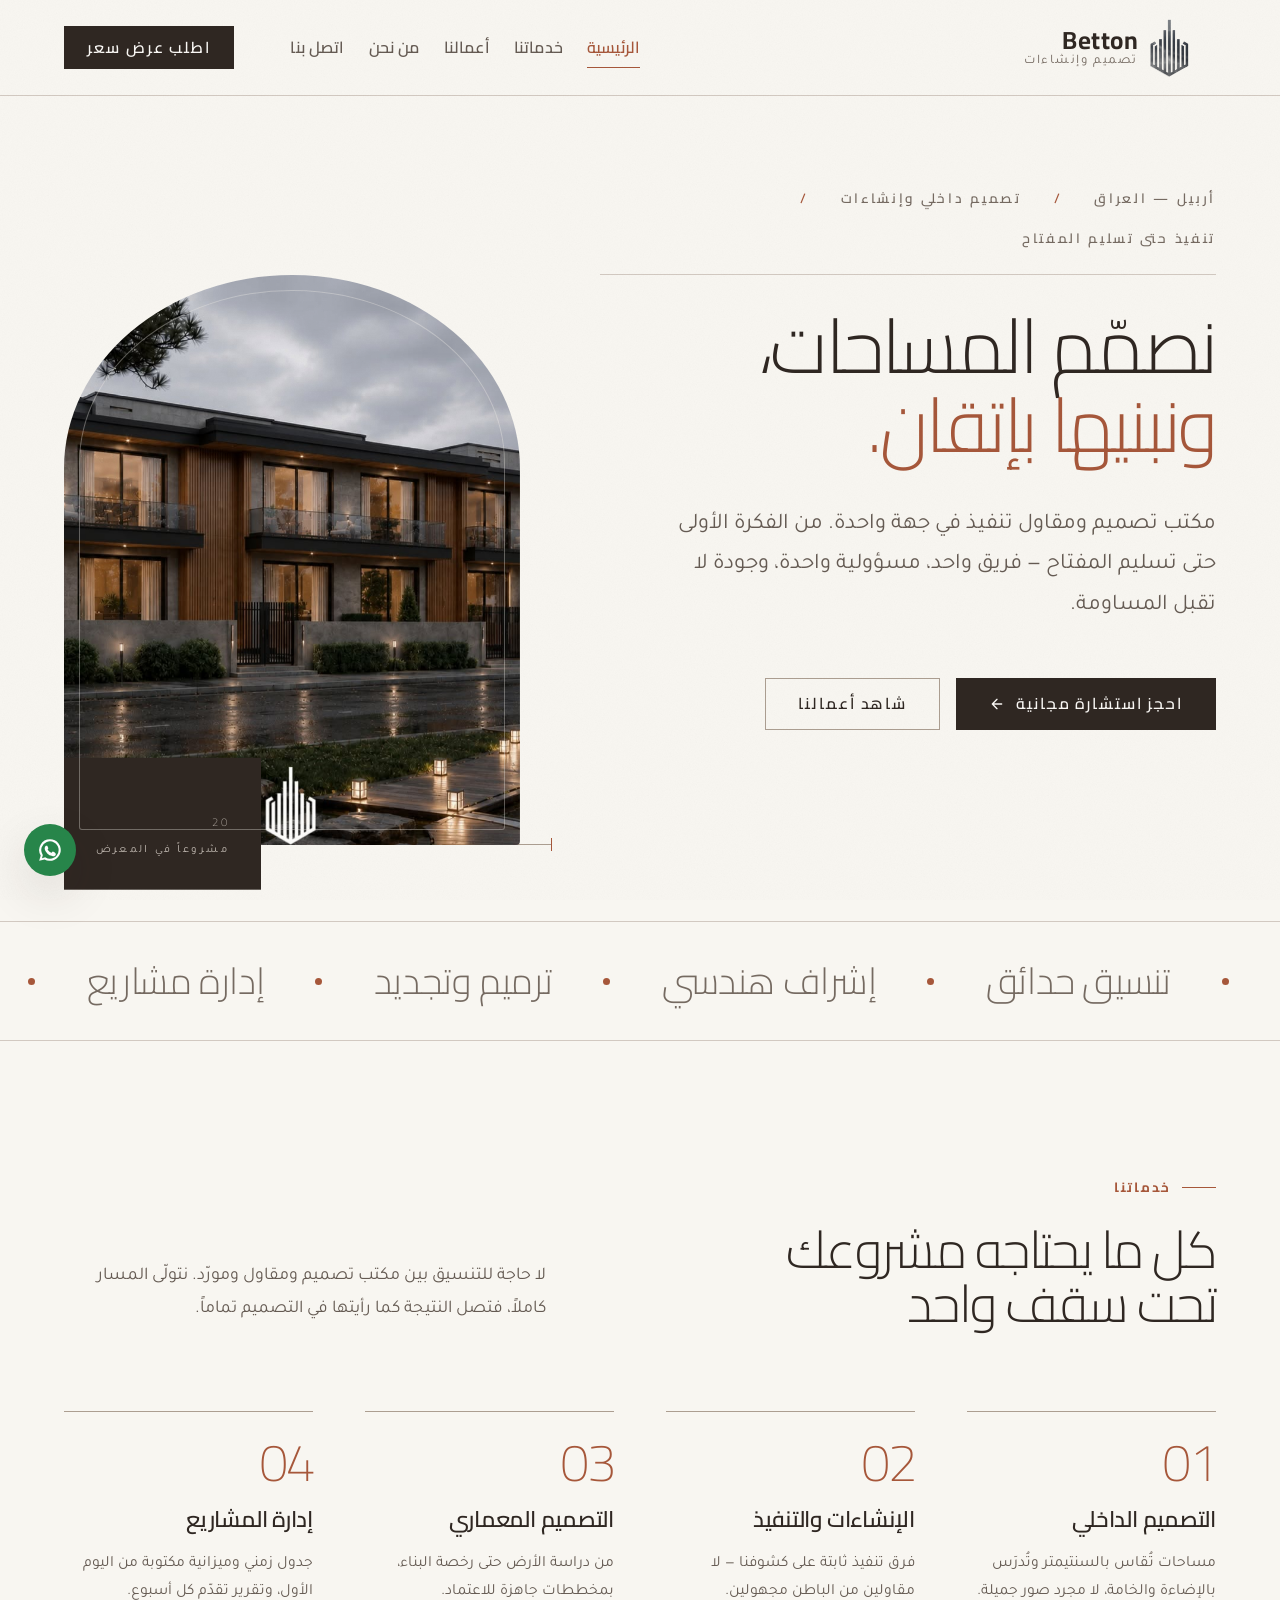
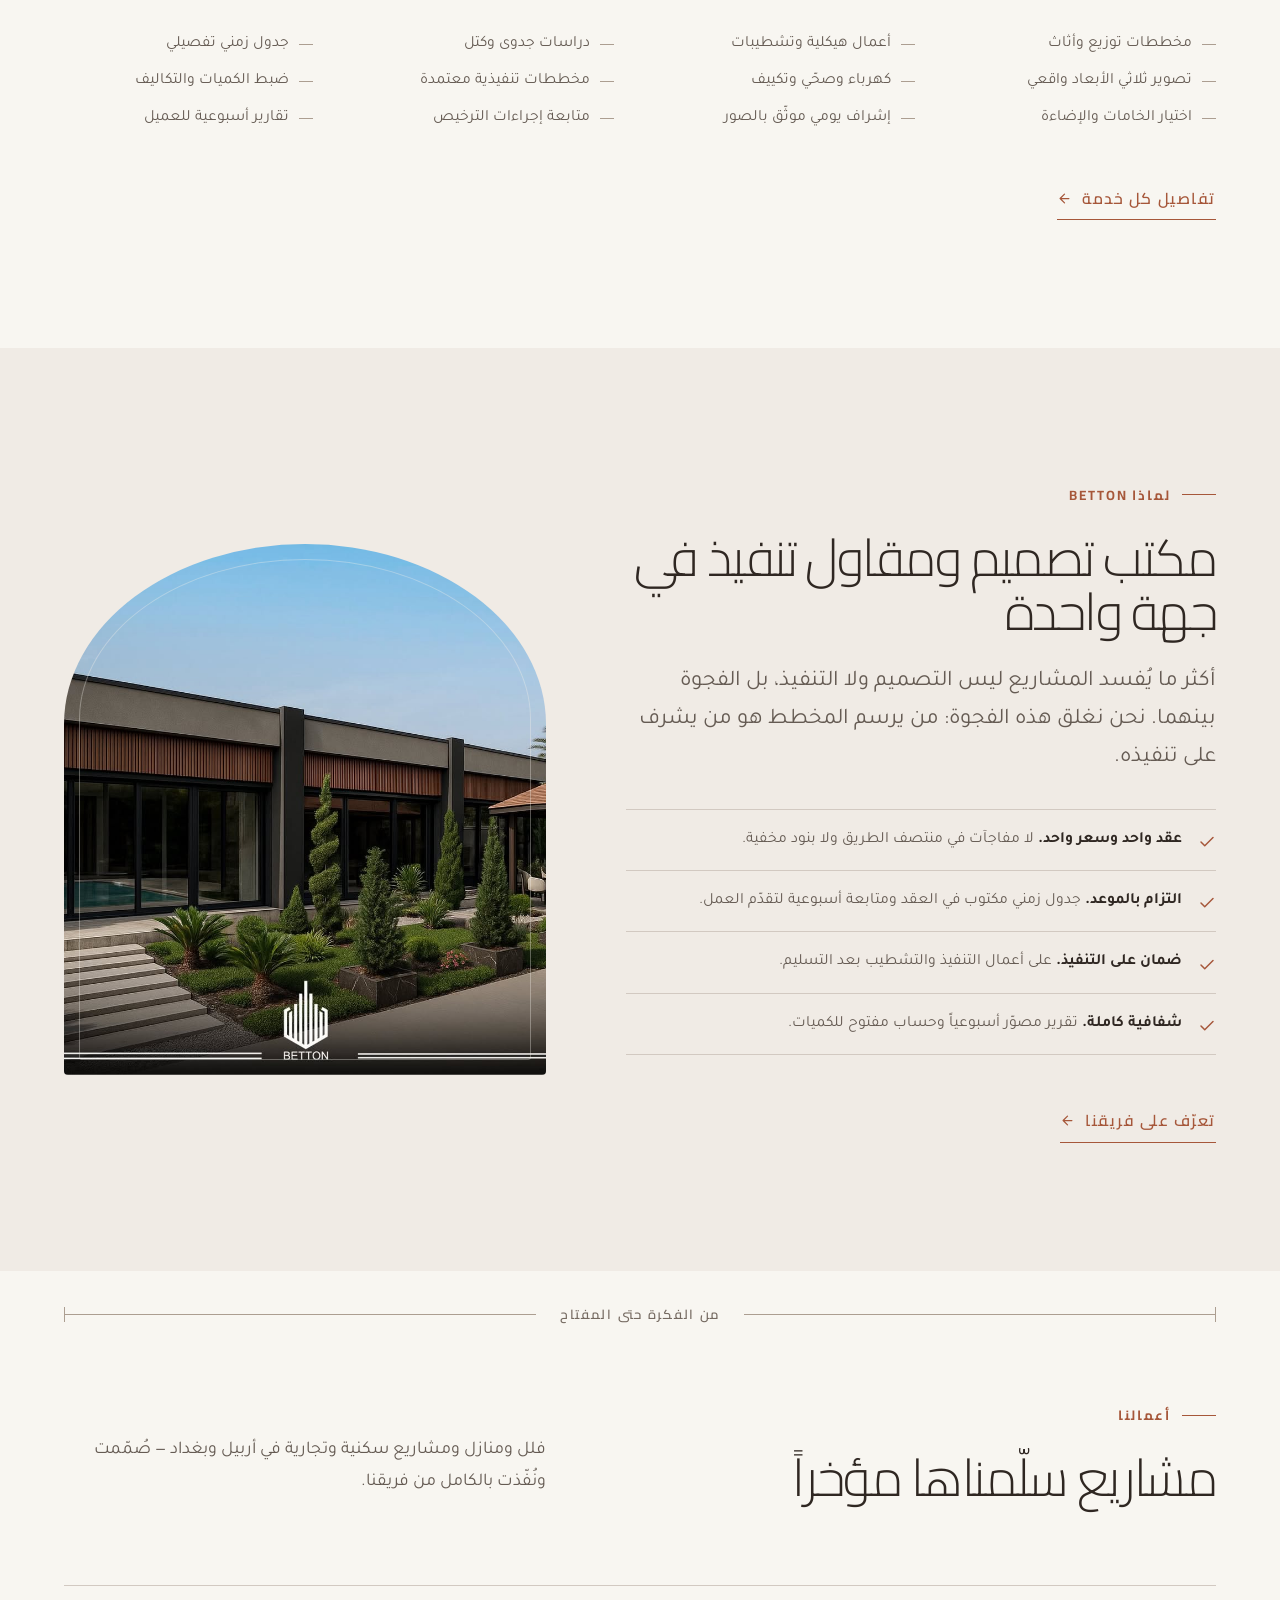
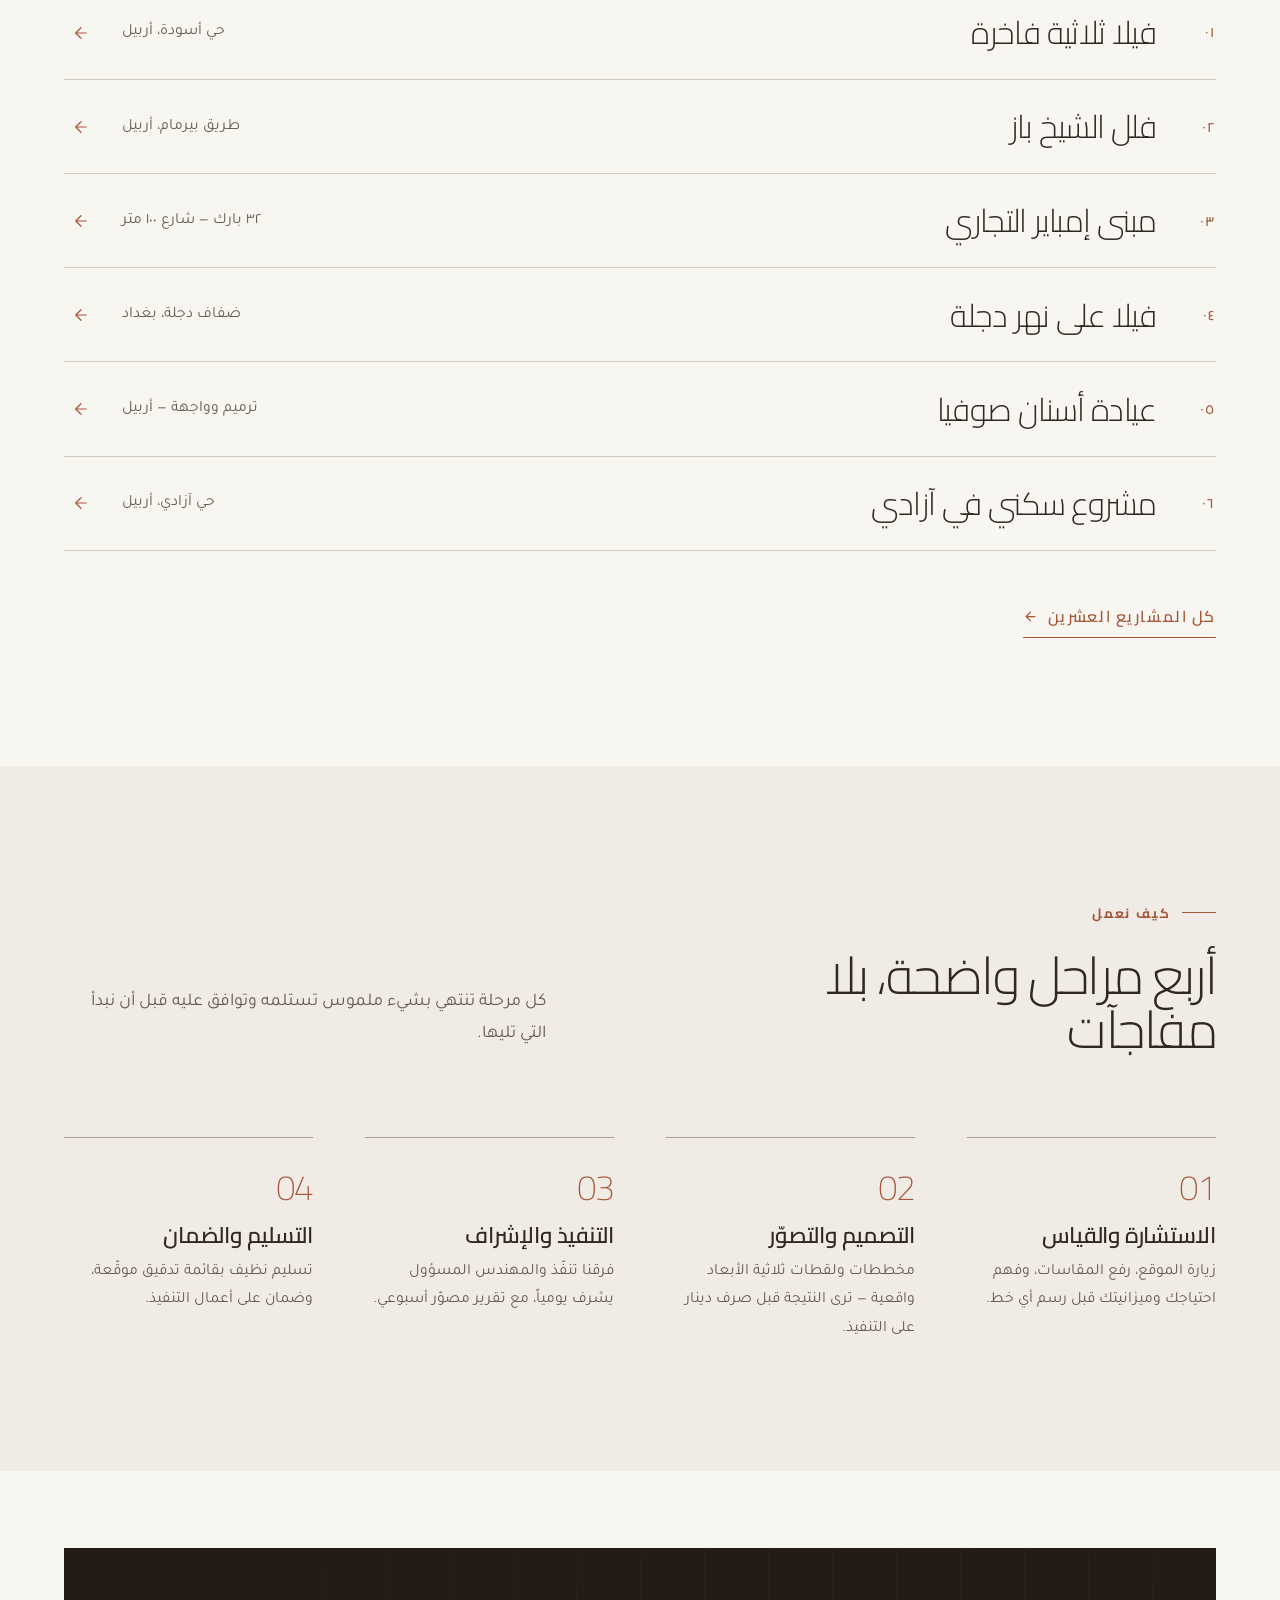
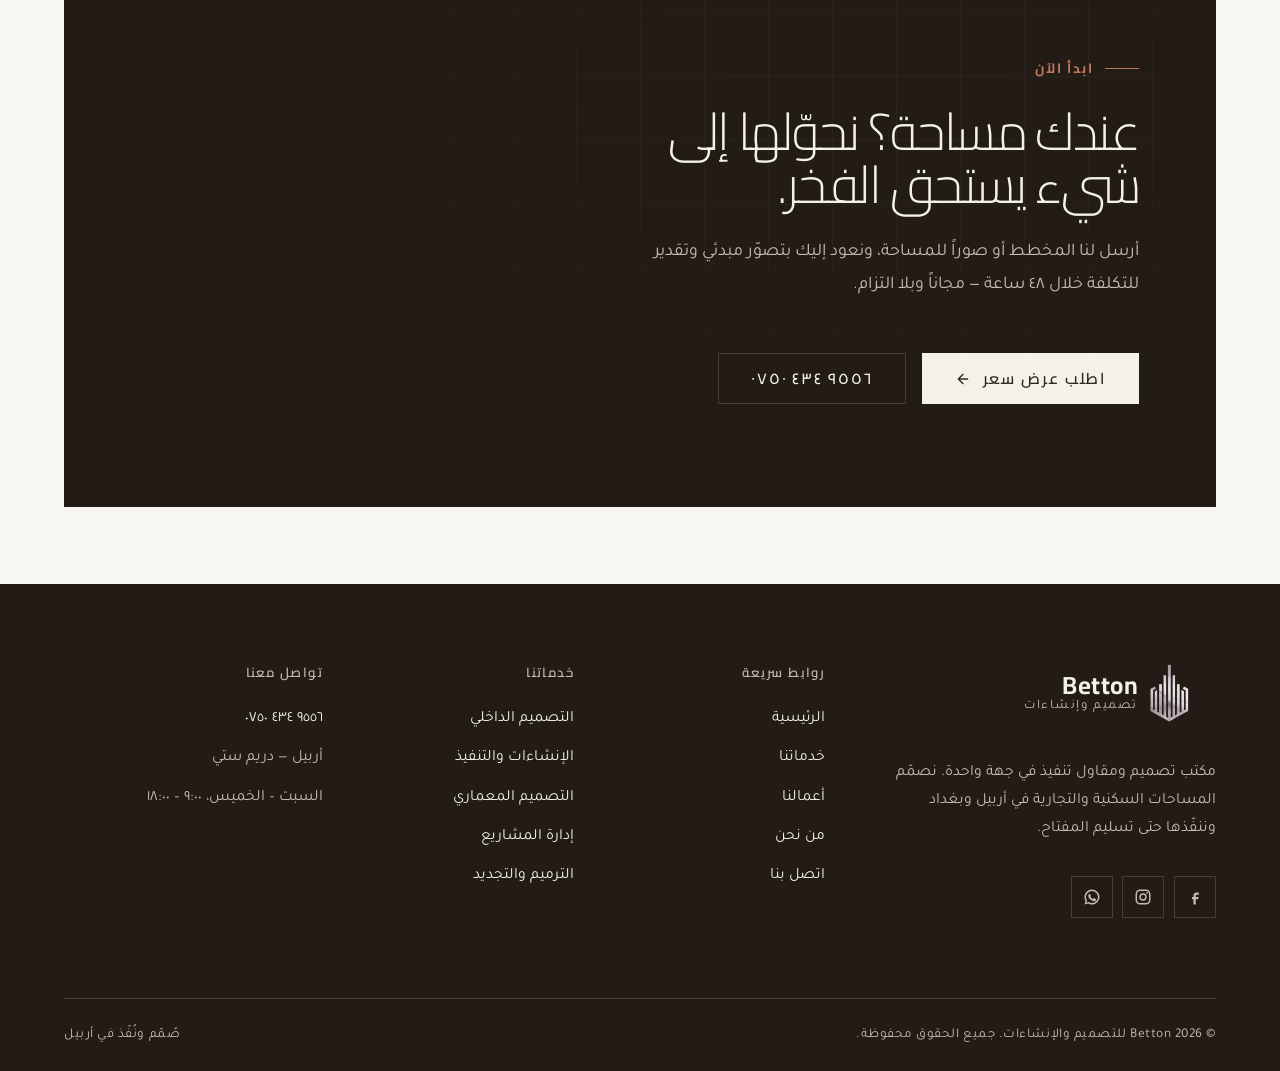
<file: index.html>
<!DOCTYPE html>
<html lang="ar" dir="rtl">
<head>
<meta charset="utf-8">
<meta name="viewport" content="width=device-width, initial-scale=1">
<title>Betton | التصميم الداخلي والإنشاءات في أربيل</title>
<meta name="description" content="Betton — شركة متخصصة في التصميم الداخلي والتصميم المعماري والإنشاءات في أربيل. من الفكرة الأولى حتى تسليم المفتاح، بفريق هندسي واحد ومسؤولية واحدة.">
<meta name="theme-color" content="#f5efe4">
<link rel="icon" href="assets/img/brand/favicon.png" type="image/png">

<meta property="og:type" content="website">
<meta property="og:title" content="Betton | التصميم الداخلي والإنشاءات">
<meta property="og:description" content="نصمّم المساحات ونبنيها بإتقان — من الفكرة حتى تسليم المفتاح.">
<meta property="og:image" content="assets/img/brand/og-cover.jpg">
<meta property="og:image:width" content="1200">
<meta property="og:image:height" content="630">
<meta property="og:site_name" content="Betton">
<meta name="twitter:card" content="summary_large_image">
<meta property="og:locale" content="ar_IQ">

<link rel="preconnect" href="https://fonts.googleapis.com">
<link rel="preconnect" href="https://fonts.gstatic.com" crossorigin>
<link href="https://fonts.googleapis.com/css2?family=Cairo:wght@200;300;400;600;700&family=Tajawal:wght@300;400;500;700&display=swap" rel="stylesheet">
<link rel="stylesheet" href="assets/css/style.css">
<script>document.documentElement.classList.add('js');</script>
</head>
<body>
<div class="scroll-progress" aria-hidden="true"></div>

<a class="skip-link" href="#main">تخطَّ إلى المحتوى</a>

<!-- ===================== الترويسة ===================== -->
<header class="header">
  <div class="header__inner">
    <a class="brand" href="index.html" aria-label="Betton — الصفحة الرئيسية">
      <img class="brand__mark" src="assets/img/brand/betton-mark-dark.png" alt="" width="512" height="450">
      <span class="brand__text">
        <span class="brand__name">Betton</span>
        <span class="brand__tag">تصميم وإنشاءات</span>
      </span>
    </a>

    <button class="burger" type="button" aria-label="فتح القائمة" aria-expanded="false" aria-controls="site-nav">
      <span></span><span></span><span></span>
    </button>

    <nav class="nav" id="site-nav" aria-label="القائمة الرئيسية">
      <ul class="nav__list">
        <li><a class="nav__link" href="index.html">الرئيسية</a></li>
        <li><a class="nav__link" href="services.html">خدماتنا</a></li>
        <li><a class="nav__link" href="projects.html">أعمالنا</a></li>
        <li><a class="nav__link" href="about.html">من نحن</a></li>
        <li><a class="nav__link" href="contact.html">اتصل بنا</a></li>
      </ul>
      <a class="btn btn--block nav__cta" href="contact.html">اطلب عرض سعر</a>
    </nav>

    <a class="btn btn--sm header__cta" href="contact.html">اطلب عرض سعر</a>
  </div>
</header>

<main id="main">

  <!-- ===================== الواجهة ===================== -->
  <section class="hero">
    <div class="container hero__inner">
      <div>
        <div class="hero__meta" data-reveal>
          <span>أربيل — العراق</span>
          <span class="dot">/</span>
          <span>تصميم داخلي وإنشاءات</span>
          <span class="dot">/</span>
          <span>تنفيذ حتى تسليم المفتاح</span>
        </div>

        <h1 data-reveal="text" data-reveal-delay="80">
          <span class="rise">نصمّم المساحات،</span>
          <em class="rise">ونبنيها بإتقان.</em>
        </h1>

        <p class="hero__text" data-reveal data-reveal-delay="160">
          مكتب تصميم ومقاول تنفيذ في جهة واحدة. من الفكرة الأولى حتى تسليم
          المفتاح — فريق واحد، مسؤولية واحدة، وجودة لا تقبل المساومة.
        </p>

        <div class="btn-row" data-reveal data-reveal-delay="240">
          <a class="btn" href="contact.html">
            احجز استشارة مجانية
            <svg class="icon" width="16" height="16" viewBox="0 0 24 24" fill="none" stroke="currentColor" stroke-width="2" stroke-linecap="round" stroke-linejoin="round" aria-hidden="true">
              <path d="M19 12H5M12 19l-7-7 7-7"/>
            </svg>
          </a>
          <a class="btn btn--ghost" href="projects.html">شاهد أعمالنا</a>
        </div>
      </div>

      <div class="hero__media">
        <div class="hero__frame" data-reveal="media" data-reveal-delay="200">
          <img  src="assets/img/projects/AsudaDistrict.jpg" alt="فيلا ثلاثية فاخرة — حي أسودة، أربيل" loading="eager" width="1200" height="900">
        </div>
        <div class="hero__stat">
          <b><span data-count="20">20</span></b>
          <span>مشروعاً في المعرض</span>
        </div>
      </div>
    </div>
  </section>

  <!-- ===================== الشريط المتحرك ===================== -->
  <div class="marquee" aria-hidden="true">
    <div class="marquee__track">
      <span>تصميم داخلي</span><span>إنشاءات وتنفيذ</span><span>تصميم معماري</span><span>إدارة مشاريع</span><span>ترميم وتجديد</span><span>إشراف هندسي</span><span>تنسيق حدائق</span>
      <span>تصميم داخلي</span><span>إنشاءات وتنفيذ</span><span>تصميم معماري</span><span>إدارة مشاريع</span><span>ترميم وتجديد</span><span>إشراف هندسي</span><span>تنسيق حدائق</span>
    </div>
  </div>

  <!-- ===================== الخدمات ===================== -->
  <section class="section" id="services">
    <div class="container">
      <div class="head-split" data-reveal>
        <div>
          <span class="eyebrow">خدماتنا</span>
          <h2>كل ما يحتاجه مشروعك تحت سقف واحد</h2>
        </div>
        <p>
          لا حاجة للتنسيق بين مكتب تصميم ومقاول ومورّد. نتولّى المسار كاملاً،
          فتصل النتيجة كما رأيتها في التصميم تماماً.
        </p>
      </div>

      <div class="grid grid--4">
        <article class="card" data-reveal>
          <div class="card__num" aria-hidden="true">01</div>
          <h3>التصميم الداخلي</h3>
          <p>مساحات تُقاس بالسنتيمتر وتُدرَس بالإضاءة والخامة، لا مجرد صور جميلة.</p>
          <ul class="card__list">
            <li>مخططات توزيع وأثاث</li>
            <li>تصوير ثلاثي الأبعاد واقعي</li>
            <li>اختيار الخامات والإضاءة</li>
          </ul>
        </article>

        <article class="card" data-reveal>
          <div class="card__num" aria-hidden="true">02</div>
          <h3>الإنشاءات والتنفيذ</h3>
          <p>فرق تنفيذ ثابتة على كشوفنا — لا مقاولين من الباطن مجهولين.</p>
          <ul class="card__list">
            <li>أعمال هيكلية وتشطيبات</li>
            <li>كهرباء وصحّي وتكييف</li>
            <li>إشراف يومي موثّق بالصور</li>
          </ul>
        </article>

        <article class="card" data-reveal>
          <div class="card__num" aria-hidden="true">03</div>
          <h3>التصميم المعماري</h3>
          <p>من دراسة الأرض حتى رخصة البناء، بمخططات جاهزة للاعتماد.</p>
          <ul class="card__list">
            <li>دراسات جدوى وكتل</li>
            <li>مخططات تنفيذية معتمدة</li>
            <li>متابعة إجراءات الترخيص</li>
          </ul>
        </article>

        <article class="card" data-reveal>
          <div class="card__num" aria-hidden="true">04</div>
          <h3>إدارة المشاريع</h3>
          <p>جدول زمني وميزانية مكتوبة من اليوم الأول، وتقرير تقدّم كل أسبوع.</p>
          <ul class="card__list">
            <li>جدول زمني تفصيلي</li>
            <li>ضبط الكميات والتكاليف</li>
            <li>تقارير أسبوعية للعميل</li>
          </ul>
        </article>
      </div>

      <div class="btn-row" data-reveal>
        <a class="link-arrow" href="services.html">
          تفاصيل كل خدمة
          <svg width="15" height="15" viewBox="0 0 24 24" fill="none" stroke="currentColor" stroke-width="2" stroke-linecap="round" stroke-linejoin="round" aria-hidden="true"><path d="M19 12H5M12 19l-7-7 7-7"/></svg>
        </a>
      </div>
    </div>
  </section>

  <!-- ===================== لماذا نحن ===================== -->
  <section class="section section--alt">
    <div class="container split split--wide">
      <div data-reveal>
        <span class="eyebrow">لماذا Betton</span>
        <h2>مكتب تصميم ومقاول تنفيذ في جهة واحدة</h2>
        <p class="lead" style="margin-block-start:var(--sp-3)">
          أكثر ما يُفسد المشاريع ليس التصميم ولا التنفيذ، بل الفجوة بينهما.
          نحن نغلق هذه الفجوة: من يرسم المخطط هو من يشرف على تنفيذه.
        </p>

        <ul class="checklist">
          <li>
            <svg viewBox="0 0 24 24" fill="none" stroke="currentColor" stroke-width="2" stroke-linecap="round" stroke-linejoin="round" aria-hidden="true"><path d="M20 6L9 17l-5-5"/></svg>
            <span><b>عقد واحد وسعر واحد.</b> لا مفاجآت في منتصف الطريق ولا بنود مخفية.</span>
          </li>
          <li>
            <svg viewBox="0 0 24 24" fill="none" stroke="currentColor" stroke-width="2" stroke-linecap="round" stroke-linejoin="round" aria-hidden="true"><path d="M20 6L9 17l-5-5"/></svg>
            <span><b>التزام بالموعد.</b> جدول زمني مكتوب في العقد ومتابعة أسبوعية لتقدّم العمل.</span>
          </li>
          <li>
            <svg viewBox="0 0 24 24" fill="none" stroke="currentColor" stroke-width="2" stroke-linecap="round" stroke-linejoin="round" aria-hidden="true"><path d="M20 6L9 17l-5-5"/></svg>
            <span><b>ضمان على التنفيذ.</b> على أعمال التنفيذ والتشطيب بعد التسليم.</span>
          </li>
          <li>
            <svg viewBox="0 0 24 24" fill="none" stroke="currentColor" stroke-width="2" stroke-linecap="round" stroke-linejoin="round" aria-hidden="true"><path d="M20 6L9 17l-5-5"/></svg>
            <span><b>شفافية كاملة.</b> تقرير مصوّر أسبوعياً وحساب مفتوح للكميات.</span>
          </li>
        </ul>

        <div class="btn-row">
          <a class="link-arrow" href="about.html">
            تعرّف على فريقنا
            <svg width="15" height="15" viewBox="0 0 24 24" fill="none" stroke="currentColor" stroke-width="2" stroke-linecap="round" stroke-linejoin="round" aria-hidden="true"><path d="M19 12H5M12 19l-7-7 7-7"/></svg>
          </a>
        </div>
      </div>

      <div class="split__media" data-reveal="media" data-reveal-delay="120">
        <img src="assets/img/projects/jadrea.jpg" alt="مشروع سكني في حي آزادي، أربيل" loading="lazy" width="1200" height="1000">
      </div>
    </div>
  </section>

  <!-- Maßlinie als Trenner — zitiert die Bemaßung einer Bauzeichnung -->
  <div class="container measure-band">
    <div class="measure" data-reveal aria-hidden="true">
      <span class="measure__text">من الفكرة حتى المفتاح</span>
    </div>
  </div>

  <!-- ===================== فهرس الأعمال ===================== -->
  <section class="section" id="projects">
    <div class="container">
      <div class="head-split" data-reveal>
        <div>
          <span class="eyebrow">أعمالنا</span>
          <h2>مشاريع سلّمناها مؤخراً</h2>
        </div>
        <p>فلل ومنازل ومشاريع سكنية وتجارية في أربيل وبغداد — صُمّمت ونُفّذت بالكامل من فريقنا.</p>
      </div>

      <ol class="index" data-reveal>
        <li class="index__row" data-img="assets/img/projects/Romania-2.jpg" data-alt="فيلا ثلاثية فاخرة">
          <a href="projects.html">
            <span class="index__num">٠١</span>
            <span class="index__title">فيلا ثلاثية فاخرة</span>
            <span class="index__side">
              <img class="index__thumb" src="assets/img/projects/Romania-2.jpg" alt="" loading="lazy" width="1200" height="900">
              <span class="index__meta">حي أسودة، أربيل</span>
              <span class="index__arrow" aria-hidden="true">
                <svg width="18" height="18" viewBox="0 0 24 24" fill="none" stroke="currentColor" stroke-width="1.6" stroke-linecap="round" stroke-linejoin="round"><path d="M19 12H5M12 19l-7-7 7-7"/></svg>
              </span>
            </span>
          </a>
        </li>

        <li class="index__row" data-img="assets/img/projects/MasifRoad.jpg" data-alt="فلل الشيخ باز">
          <a href="projects.html">
            <span class="index__num">٠٢</span>
            <span class="index__title">فلل الشيخ باز</span>
            <span class="index__side">
              <img class="index__thumb" src="assets/img/projects/MasifRoad.jpg" alt="" loading="lazy" width="1200" height="900">
              <span class="index__meta">طريق بيرمام، أربيل</span>
              <span class="index__arrow" aria-hidden="true">
                <svg width="18" height="18" viewBox="0 0 24 24" fill="none" stroke="currentColor" stroke-width="1.6" stroke-linecap="round" stroke-linejoin="round"><path d="M19 12H5M12 19l-7-7 7-7"/></svg>
              </span>
            </span>
          </a>
        </li>

        <li class="index__row" data-img="assets/img/projects/32parksarbasty.jpg" data-alt="مبنى إمباير التجاري">
          <a href="projects.html">
            <span class="index__num">٠٣</span>
            <span class="index__title">مبنى إمباير التجاري</span>
            <span class="index__side">
              <img class="index__thumb" src="assets/img/projects/32parksarbasty.jpg" alt="" loading="lazy" width="1200" height="900">
              <span class="index__meta">٣٢ بارك — شارع ١٠٠ متر</span>
              <span class="index__arrow" aria-hidden="true">
                <svg width="18" height="18" viewBox="0 0 24 24" fill="none" stroke="currentColor" stroke-width="1.6" stroke-linecap="round" stroke-linejoin="round"><path d="M19 12H5M12 19l-7-7 7-7"/></svg>
              </span>
            </span>
          </a>
        </li>

        <li class="index__row" data-img="assets/img/projects/dijlariver-2.jpg" data-alt="فيلا على نهر دجلة">
          <a href="projects.html">
            <span class="index__num">٠٤</span>
            <span class="index__title">فيلا على نهر دجلة</span>
            <span class="index__side">
              <img class="index__thumb" src="assets/img/projects/dijlariver-2.jpg" alt="" loading="lazy" width="1200" height="900">
              <span class="index__meta">ضفاف دجلة، بغداد</span>
              <span class="index__arrow" aria-hidden="true">
                <svg width="18" height="18" viewBox="0 0 24 24" fill="none" stroke="currentColor" stroke-width="1.6" stroke-linecap="round" stroke-linejoin="round"><path d="M19 12H5M12 19l-7-7 7-7"/></svg>
              </span>
            </span>
          </a>
        </li>

        <li class="index__row" data-img="assets/img/projects/sofia.jpg" data-alt="عيادة أسنان صوفيا">
          <a href="projects.html">
            <span class="index__num">٠٥</span>
            <span class="index__title">عيادة أسنان صوفيا</span>
            <span class="index__side">
              <img class="index__thumb" src="assets/img/projects/sofia.jpg" alt="" loading="lazy" width="1200" height="900">
              <span class="index__meta">ترميم وواجهة — أربيل</span>
              <span class="index__arrow" aria-hidden="true">
                <svg width="18" height="18" viewBox="0 0 24 24" fill="none" stroke="currentColor" stroke-width="1.6" stroke-linecap="round" stroke-linejoin="round"><path d="M19 12H5M12 19l-7-7 7-7"/></svg>
              </span>
            </span>
          </a>
        </li>

        <li class="index__row" data-img="assets/img/projects/Azadi.jpg" data-alt="مشروع سكني في آزادي">
          <a href="projects.html">
            <span class="index__num">٠٦</span>
            <span class="index__title">مشروع سكني في آزادي</span>
            <span class="index__side">
              <img class="index__thumb" src="assets/img/projects/Azadi.jpg" alt="" loading="lazy" width="1200" height="900">
              <span class="index__meta">حي آزادي، أربيل</span>
              <span class="index__arrow" aria-hidden="true">
                <svg width="18" height="18" viewBox="0 0 24 24" fill="none" stroke="currentColor" stroke-width="1.6" stroke-linecap="round" stroke-linejoin="round"><path d="M19 12H5M12 19l-7-7 7-7"/></svg>
              </span>
            </span>
          </a>
        </li>
      </ol>

      <!-- Vorschau folgt dem Cursor als Bogennische, siehe initIndexPreview() in main.js -->
      <div class="index__preview" aria-hidden="true">
        <!-- 1x1-Platzhalter: ein leeres src würde den Browser die Seite selbst nachladen lassen -->
        <div class="index__arch"><img src="[data-uri]" alt=""></div>
        <span class="index__tag"></span>
      </div>

      <div class="btn-row" data-reveal>
        <a class="link-arrow" href="projects.html">
          كل المشاريع العشرين
          <svg width="15" height="15" viewBox="0 0 24 24" fill="none" stroke="currentColor" stroke-width="2" stroke-linecap="round" stroke-linejoin="round" aria-hidden="true"><path d="M19 12H5M12 19l-7-7 7-7"/></svg>
        </a>
      </div>
    </div>
  </section>

  <!-- ================  <!-- ===================== كيف نعمل ===================== -->
  <section class="section section--alt">
    <div class="container">
      <div class="head-split" data-reveal>
        <div>
          <span class="eyebrow">كيف نعمل</span>
          <h2>أربع مراحل واضحة، بلا مفاجآت</h2>
        </div>
        <p>كل مرحلة تنتهي بشيء ملموس تستلمه وتوافق عليه قبل أن نبدأ التي تليها.</p>
      </div>

      <div class="process">
        <article class="step" data-reveal>
          <h3>الاستشارة والقياس</h3>
          <p>زيارة الموقع، رفع المقاسات، وفهم احتياجك وميزانيتك قبل رسم أي خط.</p>
        </article>
        <article class="step" data-reveal>
          <h3>التصميم والتصوّر</h3>
          <p>مخططات ولقطات ثلاثية الأبعاد واقعية — ترى النتيجة قبل صرف دينار على التنفيذ.</p>
        </article>
        <article class="step" data-reveal>
          <h3>التنفيذ والإشراف</h3>
          <p>فرقنا تنفّذ والمهندس المسؤول يشرف يومياً، مع تقرير مصوّر أسبوعي.</p>
        </article>
        <article class="step" data-reveal>
          <h3>التسليم والضمان</h3>
          <p>تسليم نظيف بقائمة تدقيق موقّعة، وضمان على أعمال التنفيذ.</p>
        </article>
      </div>
    </div>
  </section>

  <!-- ================  <div class="container measure-band">
    <div class="measure" data-reveal aria-hidden="true">
      <span class="measure__text">أربيل — بغداد</span>
    </div>
  </div>

  <!-- ===================== دعوة للتواصل ===================== -->
  <section class="section section--tight">
    <div class="container">
      <div class="cta" data-reveal>
        <span class="eyebrow">ابدأ الآن</span>
        <h2>عندك مساحة؟ نحوّلها إلى شيء يستحق الفخر.</h2>
        <p>أرسل لنا المخطط أو صوراً للمساحة، ونعود إليك بتصوّر مبدئي وتقدير للتكلفة خلال ٤٨ ساعة — مجاناً وبلا التزام.</p>
        <div class="btn-row">
          <a class="btn" href="contact.html">
            اطلب عرض سعر
            <svg class="icon" width="16" height="16" viewBox="0 0 24 24" fill="none" stroke="currentColor" stroke-width="2" stroke-linecap="round" stroke-linejoin="round" aria-hidden="true"><path d="M19 12H5M12 19l-7-7 7-7"/></svg>
          </a>
          <a class="btn btn--ghost" href="tel:+9647504349556">٠٧٥٠ ٤٣٤ ٩٥٥٦</a>
        </div>
      </div>
    </div>
  </section>

</main>

<!-- ===================== التذييل ===================== -->
<footer class="footer">
  <div class="container">
    <div class="footer__grid">
      <div>
        <a class="brand" href="index.html">
          <img class="brand__mark" src="assets/img/brand/betton-mark.png" alt="" width="512" height="450">
          <span class="brand__text">
            <span class="brand__name">Betton</span>
            <span class="brand__tag">تصميم وإنشاءات</span>
          </span>
        </a>
        <p style="margin-block-start:var(--sp-3);max-inline-size:36ch">
          مكتب تصميم ومقاول تنفيذ في جهة واحدة. نصمّم المساحات السكنية والتجارية
          في أربيل وبغداد وننفّذها حتى تسليم المفتاح.
        </p>
        <div class="socials">
          <a href="https://www.facebook.com/jantekstil/" target="_blank" rel="noopener" aria-label="فيسبوك">
            <svg viewBox="0 0 24 24" fill="currentColor" aria-hidden="true"><path d="M14 9h3V6h-3c-2.2 0-4 1.8-4 4v2H8v3h2v7h3v-7h3l1-3h-4v-2c0-.6.4-1 1-1z"/></svg>
          </a>
          <a href="https://www.instagram.com/betton_design_construction/" target="_blank" rel="noopener" aria-label="إنستغرام">
            <svg viewBox="0 0 24 24" fill="none" stroke="currentColor" stroke-width="1.9" aria-hidden="true"><rect x="3" y="3" width="18" height="18" rx="5"/><circle cx="12" cy="12" r="4"/><circle cx="17.5" cy="6.5" r="1.2" fill="currentColor" stroke="none"/></svg>
          </a>
          <a href="https://wa.me/9647504349556" target="_blank" rel="noopener" aria-label="واتساب">
            <svg viewBox="0 0 24 24" fill="currentColor" aria-hidden="true"><path d="M12 2a10 10 0 00-8.6 15.1L2 22l5-1.3A10 10 0 1012 2zm0 18a8 8 0 01-4.1-1.1l-.3-.2-3 .8.8-2.9-.2-.3A8 8 0 1112 20zm4.4-5.8c-.2-.1-1.4-.7-1.6-.8-.2-.1-.4-.1-.5.1l-.7.9c-.1.2-.3.2-.5.1a6.5 6.5 0 01-3.2-2.8c-.1-.2 0-.4.1-.5l.4-.5c.1-.2.1-.3 0-.5l-.7-1.7c-.2-.4-.4-.4-.5-.4h-.5c-.2 0-.5.1-.7.3-.2.3-.9.9-.9 2.2s.9 2.5 1 2.7c.1.2 1.8 2.8 4.4 3.8 1.7.6 2.3.7 3.1.6.5-.1 1.4-.6 1.6-1.2.2-.6.2-1.1.1-1.2 0-.1-.2-.2-.4-.3z"/></svg>
          </a>
        </div>
      </div>

      <div>
        <h4>روابط سريعة</h4>
        <ul class="footer__links">
          <li><a href="index.html">الرئيسية</a></li>
          <li><a href="services.html">خدماتنا</a></li>
          <li><a href="projects.html">أعمالنا</a></li>
          <li><a href="about.html">من نحن</a></li>
          <li><a href="contact.html">اتصل بنا</a></li>
        </ul>
      </div>

      <div>
        <h4>خدماتنا</h4>
        <ul class="footer__links">
          <li><a href="services.html#interior">التصميم الداخلي</a></li>
          <li><a href="services.html#build">الإنشاءات والتنفيذ</a></li>
          <li><a href="services.html#architecture">التصميم المعماري</a></li>
          <li><a href="services.html#management">إدارة المشاريع</a></li>
          <li><a href="services.html#renovation">الترميم والتجديد</a></li>
        </ul>
      </div>

      <div>
        <h4>تواصل معنا</h4>
        <ul class="footer__links">
          <li><a href="tel:+9647504349556">٠٧٥٠ ٤٣٤ ٩٥٥٦</a></li>
          <li>أربيل — دريم ستي</li>
          <li>السبت – الخميس، ٩:٠٠ – ١٨:٠٠</li>
        </ul>
      </div>
    </div>

    <div class="footer__bottom">
      <span>© <span data-year>2026</span> Betton للتصميم والإنشاءات. جميع الحقوق محفوظة.</span>
      <span>صُمّم ونُفّذ في أربيل</span>
    </div>
  </div>
</footer>

<button class="to-top" type="button" aria-label="العودة إلى الأعلى">
  <svg width="18" height="18" viewBox="0 0 24 24" fill="none" stroke="currentColor" stroke-width="2" stroke-linecap="round" stroke-linejoin="round" aria-hidden="true"><path d="M12 19V5M5 12l7-7 7 7"/></svg>
</button>

<a class="wa-float" href="https://wa.me/9647504349556" target="_blank" rel="noopener" aria-label="تواصل عبر واتساب">
  <svg viewBox="0 0 24 24" fill="currentColor" aria-hidden="true"><path d="M12 2a10 10 0 00-8.6 15.1L2 22l5-1.3A10 10 0 1012 2zm0 18a8 8 0 01-4.1-1.1l-.3-.2-3 .8.8-2.9-.2-.3A8 8 0 1112 20zm4.4-5.8c-.2-.1-1.4-.7-1.6-.8-.2-.1-.4-.1-.5.1l-.7.9c-.1.2-.3.2-.5.1a6.5 6.5 0 01-3.2-2.8c-.1-.2 0-.4.1-.5l.4-.5c.1-.2.1-.3 0-.5l-.7-1.7c-.2-.4-.4-.4-.5-.4h-.5c-.2 0-.5.1-.7.3-.2.3-.9.9-.9 2.2s.9 2.5 1 2.7c.1.2 1.8 2.8 4.4 3.8 1.7.6 2.3.7 3.1.6.5-.1 1.4-.6 1.6-1.2.2-.6.2-1.1.1-1.2 0-.1-.2-.2-.4-.3z"/></svg>
</a>

<script src="assets/js/main.js" defer></script>
</body>
</html>
</file>
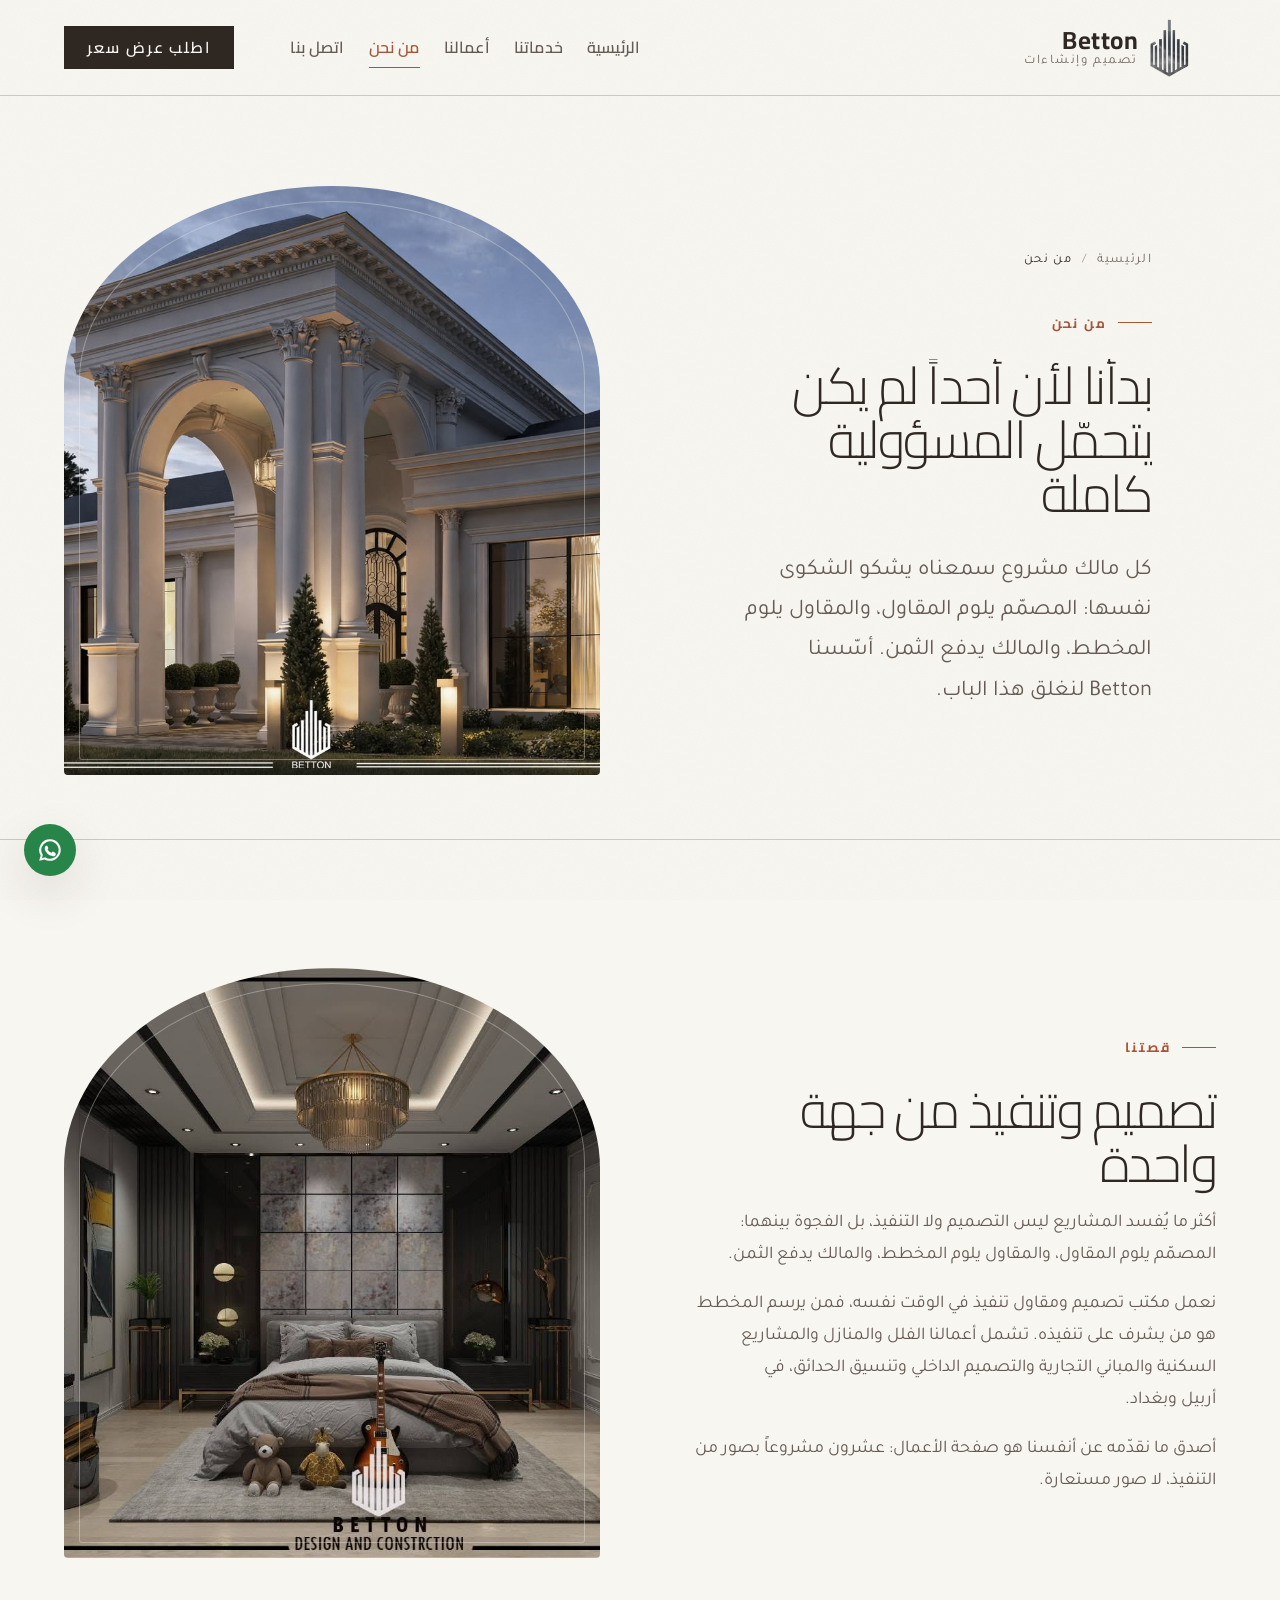
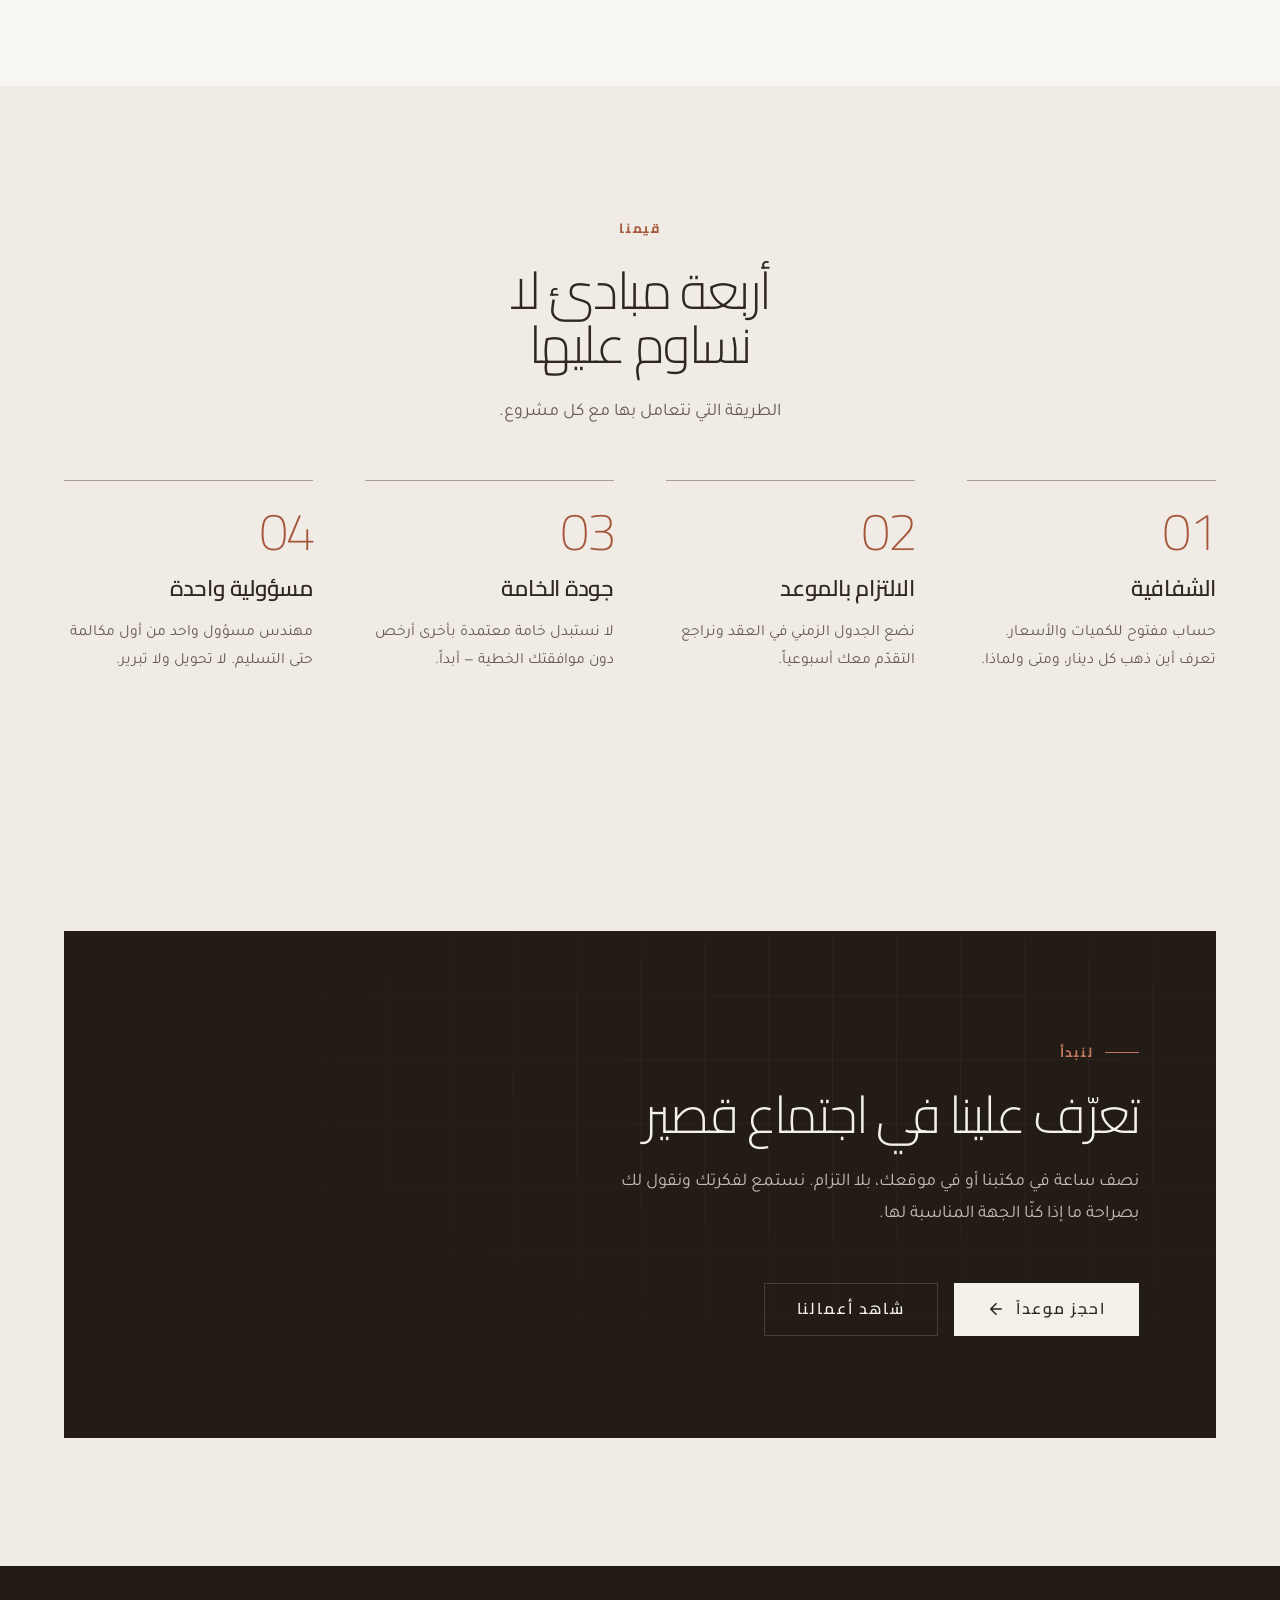
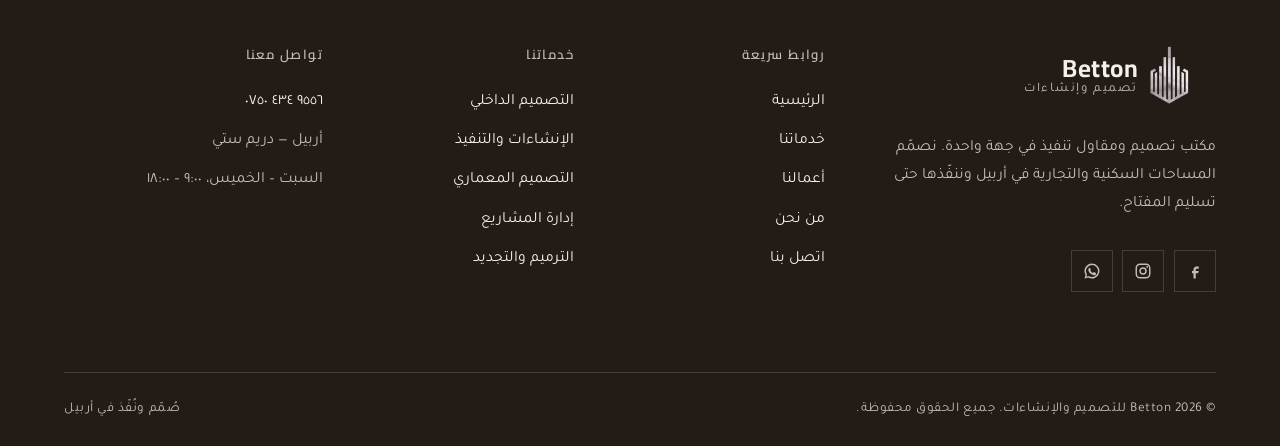
<file: about.html>
<!DOCTYPE html>
<html lang="ar" dir="rtl">
<head>
<meta charset="utf-8">
<meta name="viewport" content="width=device-width, initial-scale=1">
<title>من نحن | Betton — قصتنا وفريقنا</title>
<meta name="description" content="Betton — مكتب تصميم ومقاول تنفيذ في جهة واحدة. نصمّم المساحات السكنية والتجارية وننفّذها حتى تسليم المفتاح، في أربيل وبغداد.">
<meta name="theme-color" content="#f5efe4">
<link rel="icon" href="assets/img/brand/favicon.png" type="image/png">

<meta property="og:type" content="website">
<meta property="og:title" content="من نحن | Betton">
<meta property="og:description" content="مكتب تصميم ومقاول تنفيذ في جهة واحدة — أربيل وبغداد.">
<meta property="og:image" content="assets/img/brand/og-cover.jpg">
<meta property="og:image:width" content="1200">
<meta property="og:image:height" content="630">
<meta property="og:site_name" content="Betton">
<meta name="twitter:card" content="summary_large_image">
<meta property="og:locale" content="ar_IQ">

<link rel="preconnect" href="https://fonts.googleapis.com">
<link rel="preconnect" href="https://fonts.gstatic.com" crossorigin>
<link href="https://fonts.googleapis.com/css2?family=Cairo:wght@200;300;400;600;700&family=Tajawal:wght@300;400;500;700&display=swap" rel="stylesheet">
<link rel="stylesheet" href="assets/css/style.css">
<script>document.documentElement.classList.add('js');</script>
</head>
<body>
<div class="scroll-progress" aria-hidden="true"></div>

<a class="skip-link" href="#main">تخطَّ إلى المحتوى</a>

<!-- ===================== الترويسة ===================== -->
<header class="header">
  <div class="header__inner">
    <a class="brand" href="index.html" aria-label="Betton — الصفحة الرئيسية">
      <img class="brand__mark" src="assets/img/brand/betton-mark-dark.png" alt="" width="512" height="450">
      <span class="brand__text">
        <span class="brand__name">Betton</span>
        <span class="brand__tag">تصميم وإنشاءات</span>
      </span>
    </a>

    <button class="burger" type="button" aria-label="فتح القائمة" aria-expanded="false" aria-controls="site-nav">
      <span></span><span></span><span></span>
    </button>

    <nav class="nav" id="site-nav" aria-label="القائمة الرئيسية">
      <ul class="nav__list">
        <li><a class="nav__link" href="index.html">الرئيسية</a></li>
        <li><a class="nav__link" href="services.html">خدماتنا</a></li>
        <li><a class="nav__link" href="projects.html">أعمالنا</a></li>
        <li><a class="nav__link" href="about.html">من نحن</a></li>
        <li><a class="nav__link" href="contact.html">اتصل بنا</a></li>
      </ul>
      <a class="btn btn--block nav__cta" href="contact.html">اطلب عرض سعر</a>
    </nav>

    <a class="btn btn--sm header__cta" href="contact.html">اطلب عرض سعر</a>
  </div>
</header>

<main id="main">

  <!-- ===================== ترويسة الصفحة ===================== -->
  <section class="page-hero">
    <div class="container split">
    <div class="container">
      <ol class="crumbs">
        <li><a href="index.html">الرئيسية</a></li>
        <li aria-current="page">من نحن</li>
      </ol>
      <span class="eyebrow">من نحن</span>
      <h1 data-reveal="text"><span class="rise">بدأنا لأن أحداً لم يكن يتحمّل المسؤولية كاملة</span></h1>
      <p>
        كل مالك مشروع سمعناه يشكو الشكوى نفسها: المصمّم يلوم المقاول،
        والمقاول يلوم المخطط، والمالك يدفع الثمن. أسّسنا Betton لنغلق هذا الباب.
      </p>
    </div>
    <div class="split__media" data-reveal="media" data-reveal-delay="120">
        <img src="assets/img/projects/rawanduz.jpg" alt="منطقة رواندز — أربيل" loading="lazy" width="1200" height="900">
     
      </div></div>
  </section>

  <!-- ===================== القصة ===================== -->
  <section class="section">
    <div class="container split">
      <div data-reveal>
        <span class="eyebrow">قصتنا</span>
        <h2>تصميم وتنفيذ من جهة واحدة</h2>
        <p style="margin-block-start:var(--sp-2);color:var(--text-muted)">
          أكثر ما يُفسد المشاريع ليس التصميم ولا التنفيذ، بل الفجوة بينهما:
          المصمّم يلوم المقاول، والمقاول يلوم المخطط، والمالك يدفع الثمن.
        </p>
        <p style="margin-block-start:var(--sp-2);color:var(--text-muted)">
          نعمل مكتب تصميم ومقاول تنفيذ في الوقت نفسه، فمن يرسم المخطط هو من
          يشرف على تنفيذه. تشمل أعمالنا الفلل والمنازل والمشاريع السكنية
          والمباني التجارية والتصميم الداخلي وتنسيق الحدائق، في أربيل وبغداد.
        </p>
        <p style="margin-block-start:var(--sp-2);color:var(--text-muted)">
          أصدق ما نقدّمه عن أنفسنا هو صفحة الأعمال: عشرون مشروعاً بصور
          من التنفيذ، لا صور مستعارة.
        </p>
      </div>

      <div class="split__media" data-reveal="media" data-reveal-delay="120">
        <img src="assets/img/projects/futureCity/future-2.jpg" alt="فلل الشيخ باز — طريق بيرمام، أربيل" loading="lazy" width="1200" height="900">
      </div>
    </div>
  </section>

  <!-- ================  <!-- ===================== القيم ===================== -->
  <section class="section section--alt">
    <div class="container">
      <div class="section-head section-head--center" data-reveal>
        <span class="eyebrow">قيمنا</span>
        <h2>أربعة مبادئ لا نساوم عليها</h2>
        <p>الطريقة التي نتعامل بها مع كل مشروع.</p>
      </div>

      <div class="grid grid--4">
        <article class="card" data-reveal>
          <div class="card__num" aria-hidden="true">01</div>
          <h3>الشفافية</h3>
          <p>حساب مفتوح للكميات والأسعار. تعرف أين ذهب كل دينار، ومتى ولماذا.</p>
        </article>
        <article class="card" data-reveal>
          <div class="card__num" aria-hidden="true">02</div>
          <h3>الالتزام بالموعد</h3>
          <p>نضع الجدول الزمني في العقد ونراجع التقدّم معك أسبوعياً.</p>
        </article>
        <article class="card" data-reveal>
          <div class="card__num" aria-hidden="true">03</div>
          <h3>جودة الخامة</h3>
          <p>لا نستبدل خامة معتمدة بأخرى أرخص دون موافقتك الخطية — أبداً.</p>
        </article>
        <article class="card" data-reveal>
          <div class="card__num" aria-hidden="true">04</div>
          <h3>مسؤولية واحدة</h3>
          <p>مهندس مسؤول واحد من أول مكالمة حتى التسليم. لا تحويل ولا تبرير.</p>
        </article>
      </div>
    </div>
  </section>

  <!-- ================  <!-- ================  <!-- ================  <!-- ===================== دعوة للتواصل ===================== -->
  <section class="section section--alt">
    <div class="container">
      <div class="cta" data-reveal>
        <span class="eyebrow" style="justify-content:center">لنبدأ</span>
        <h2>تعرّف علينا في اجتماع قصير</h2>
        <p>نصف ساعة في مكتبنا أو في موقعك، بلا التزام. نستمع لفكرتك ونقول لك بصراحة ما إذا كنّا الجهة المناسبة لها.</p>
        <div class="btn-row">
          <a class="btn" href="contact.html">احجز موعداً
            <svg class="icon" width="18" height="18" viewBox="0 0 24 24" fill="none" stroke="currentColor" stroke-width="2.2" stroke-linecap="round" stroke-linejoin="round" aria-hidden="true"><path d="M19 12H5M12 19l-7-7 7-7"/></svg>
          </a>
          <a class="btn btn--ghost" href="projects.html">شاهد أعمالنا</a>
        </div>
      </div>
    </div>
  </section>

</main>

<!-- ===================== التذييل ===================== -->
<footer class="footer">
  <div class="container">
    <div class="footer__grid">
      <div>
        <a class="brand" href="index.html">
          <img class="brand__mark" src="assets/img/brand/betton-mark.png" alt="" width="512" height="450">
          <span class="brand__text">
            <span class="brand__name">Betton</span>
            <span class="brand__tag">تصميم وإنشاءات</span>
          </span>
        </a>
        <p style="margin-block-start:var(--sp-2);max-inline-size:38ch">
          مكتب تصميم ومقاول تنفيذ في جهة واحدة. نصمّم المساحات السكنية والتجارية
          في أربيل وننفّذها حتى تسليم المفتاح.
        </p>
        <div class="socials">
          <a href="https://www.facebook.com/jantekstil/" target="_blank" rel="noopener" aria-label="فيسبوك">
            <svg viewBox="0 0 24 24" fill="currentColor" aria-hidden="true"><path d="M14 9h3V6h-3c-2.2 0-4 1.8-4 4v2H8v3h2v7h3v-7h3l1-3h-4v-2c0-.6.4-1 1-1z"/></svg>
          </a>
          <a href="https://www.instagram.com/betton_design_construction/" target="_blank" rel="noopener" aria-label="إنستغرام">
            <svg viewBox="0 0 24 24" fill="none" stroke="currentColor" stroke-width="1.9" aria-hidden="true"><rect x="3" y="3" width="18" height="18" rx="5"/><circle cx="12" cy="12" r="4"/><circle cx="17.5" cy="6.5" r="1.2" fill="currentColor" stroke="none"/></svg>
          </a>
          <a href="https://wa.me/9647504349556" target="_blank" rel="noopener" aria-label="واتساب">
            <svg viewBox="0 0 24 24" fill="currentColor" aria-hidden="true"><path d="M12 2a10 10 0 00-8.6 15.1L2 22l5-1.3A10 10 0 1012 2zm0 18a8 8 0 01-4.1-1.1l-.3-.2-3 .8.8-2.9-.2-.3A8 8 0 1112 20zm4.4-5.8c-.2-.1-1.4-.7-1.6-.8-.2-.1-.4-.1-.5.1l-.7.9c-.1.2-.3.2-.5.1a6.5 6.5 0 01-3.2-2.8c-.1-.2 0-.4.1-.5l.4-.5c.1-.2.1-.3 0-.5l-.7-1.7c-.2-.4-.4-.4-.5-.4h-.5c-.2 0-.5.1-.7.3-.2.3-.9.9-.9 2.2s.9 2.5 1 2.7c.1.2 1.8 2.8 4.4 3.8 1.7.6 2.3.7 3.1.6.5-.1 1.4-.6 1.6-1.2.2-.6.2-1.1.1-1.2 0-.1-.2-.2-.4-.3z"/></svg>
          </a>
        </div>
      </div>

      <div>
        <h4>روابط سريعة</h4>
        <ul class="footer__links">
          <li><a href="index.html">الرئيسية</a></li>
          <li><a href="services.html">خدماتنا</a></li>
          <li><a href="projects.html">أعمالنا</a></li>
          <li><a href="about.html">من نحن</a></li>
          <li><a href="contact.html">اتصل بنا</a></li>
        </ul>
      </div>

      <div>
        <h4>خدماتنا</h4>
        <ul class="footer__links">
          <li><a href="services.html#interior">التصميم الداخلي</a></li>
          <li><a href="services.html#build">الإنشاءات والتنفيذ</a></li>
          <li><a href="services.html#architecture">التصميم المعماري</a></li>
          <li><a href="services.html#management">إدارة المشاريع</a></li>
          <li><a href="services.html#renovation">الترميم والتجديد</a></li>
        </ul>
      </div>

      <div>
        <h4>تواصل معنا</h4>
        <ul class="footer__links">
          <li><a href="tel:+9647504349556">٠٧٥٠ ٤٣٤ ٩٥٥٦</a></li>
          <li>أربيل — دريم ستي</li>
          <li>السبت – الخميس، ٩:٠٠ – ١٨:٠٠</li>
        </ul>
      </div>
    </div>

    <div class="footer__bottom">
      <span>© <span data-year>2026</span> Betton للتصميم والإنشاءات. جميع الحقوق محفوظة.</span>
      <span>صُمّم ونُفّذ في أربيل</span>
    </div>
  </div>
</footer>

<button class="to-top" type="button" aria-label="العودة إلى الأعلى">
  <svg width="20" height="20" viewBox="0 0 24 24" fill="none" stroke="currentColor" stroke-width="2.4" stroke-linecap="round" stroke-linejoin="round" aria-hidden="true"><path d="M12 19V5M5 12l7-7 7 7"/></svg>
</button>

<a class="wa-float" href="https://wa.me/9647504349556" target="_blank" rel="noopener" aria-label="تواصل عبر واتساب">
  <svg viewBox="0 0 24 24" fill="currentColor" aria-hidden="true"><path d="M12 2a10 10 0 00-8.6 15.1L2 22l5-1.3A10 10 0 1012 2zm0 18a8 8 0 01-4.1-1.1l-.3-.2-3 .8.8-2.9-.2-.3A8 8 0 1112 20zm4.4-5.8c-.2-.1-1.4-.7-1.6-.8-.2-.1-.4-.1-.5.1l-.7.9c-.1.2-.3.2-.5.1a6.5 6.5 0 01-3.2-2.8c-.1-.2 0-.4.1-.5l.4-.5c.1-.2.1-.3 0-.5l-.7-1.7c-.2-.4-.4-.4-.5-.4h-.5c-.2 0-.5.1-.7.3-.2.3-.9.9-.9 2.2s.9 2.5 1 2.7c.1.2 1.8 2.8 4.4 3.8 1.7.6 2.3.7 3.1.6.5-.1 1.4-.6 1.6-1.2.2-.6.2-1.1.1-1.2 0-.1-.2-.2-.4-.3z"/></svg>
</a>

<script src="assets/js/main.js" defer></script>
</body>
</html>
</file>
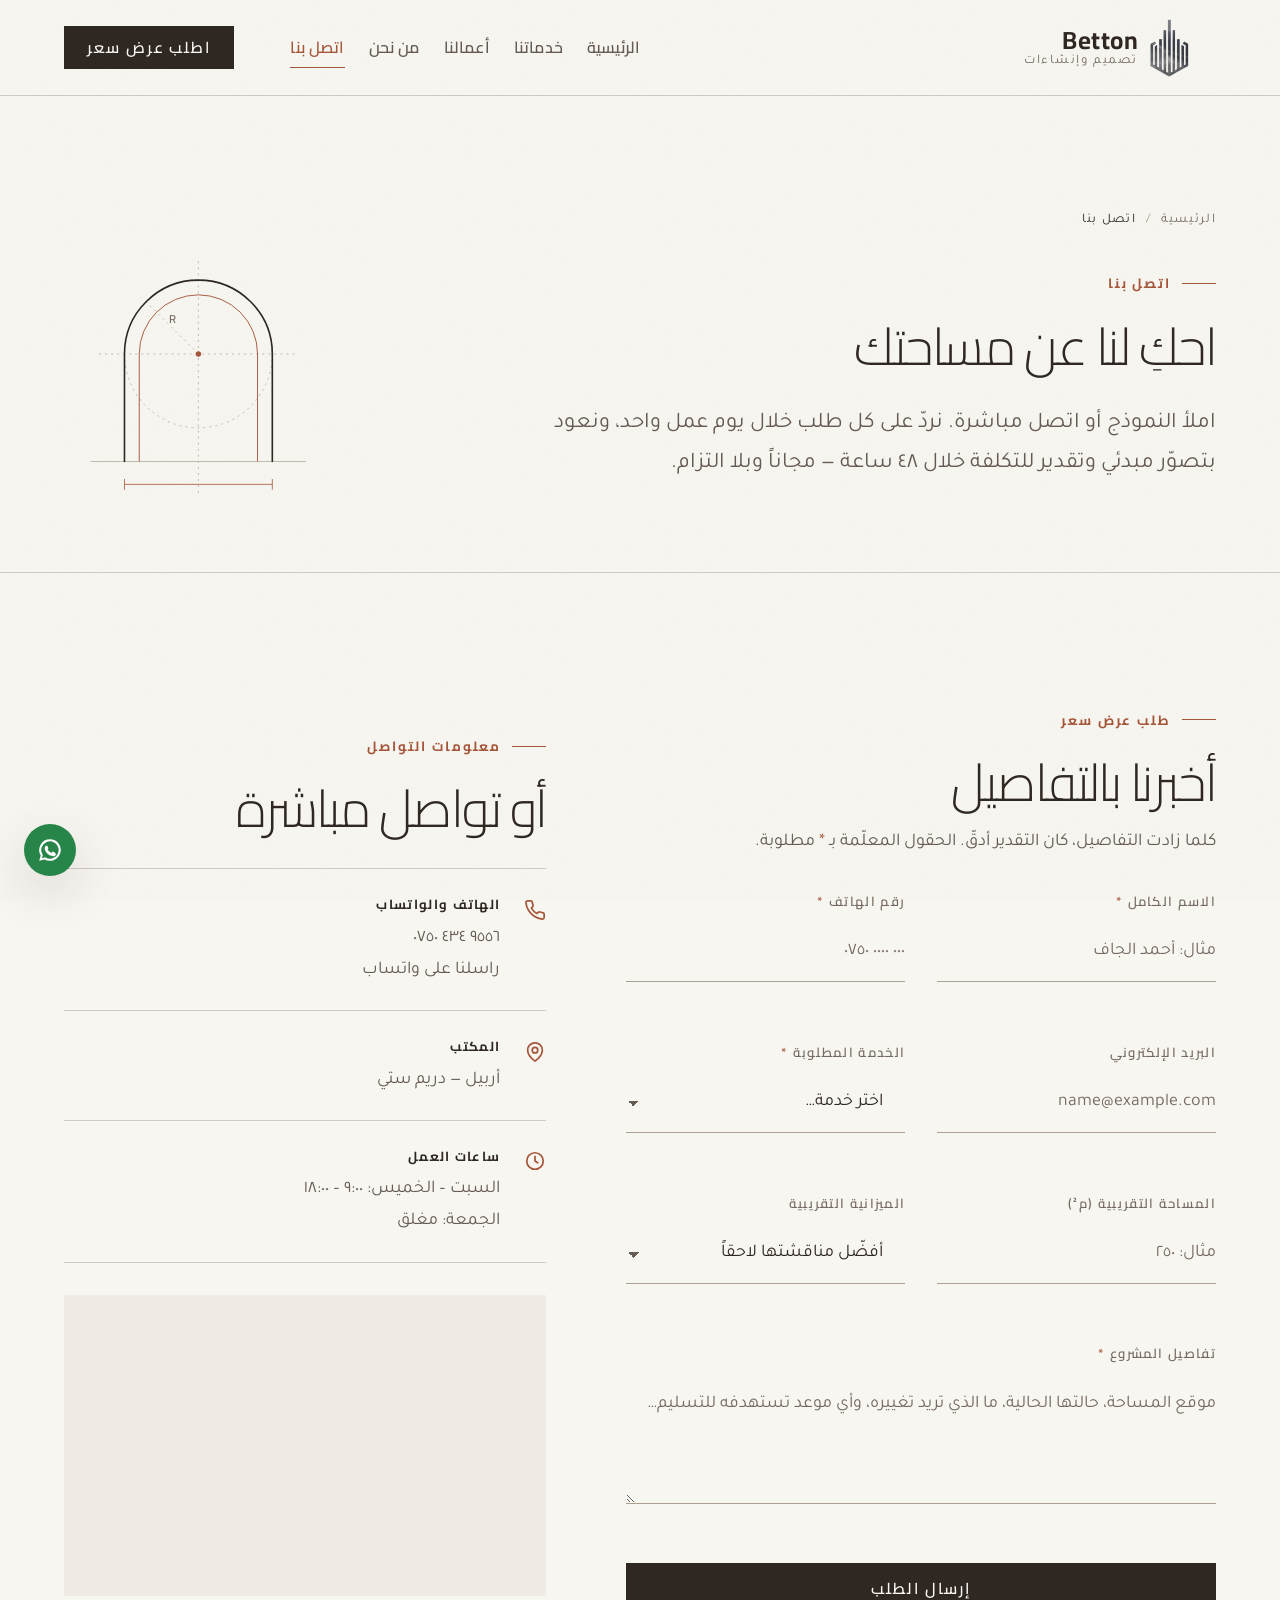
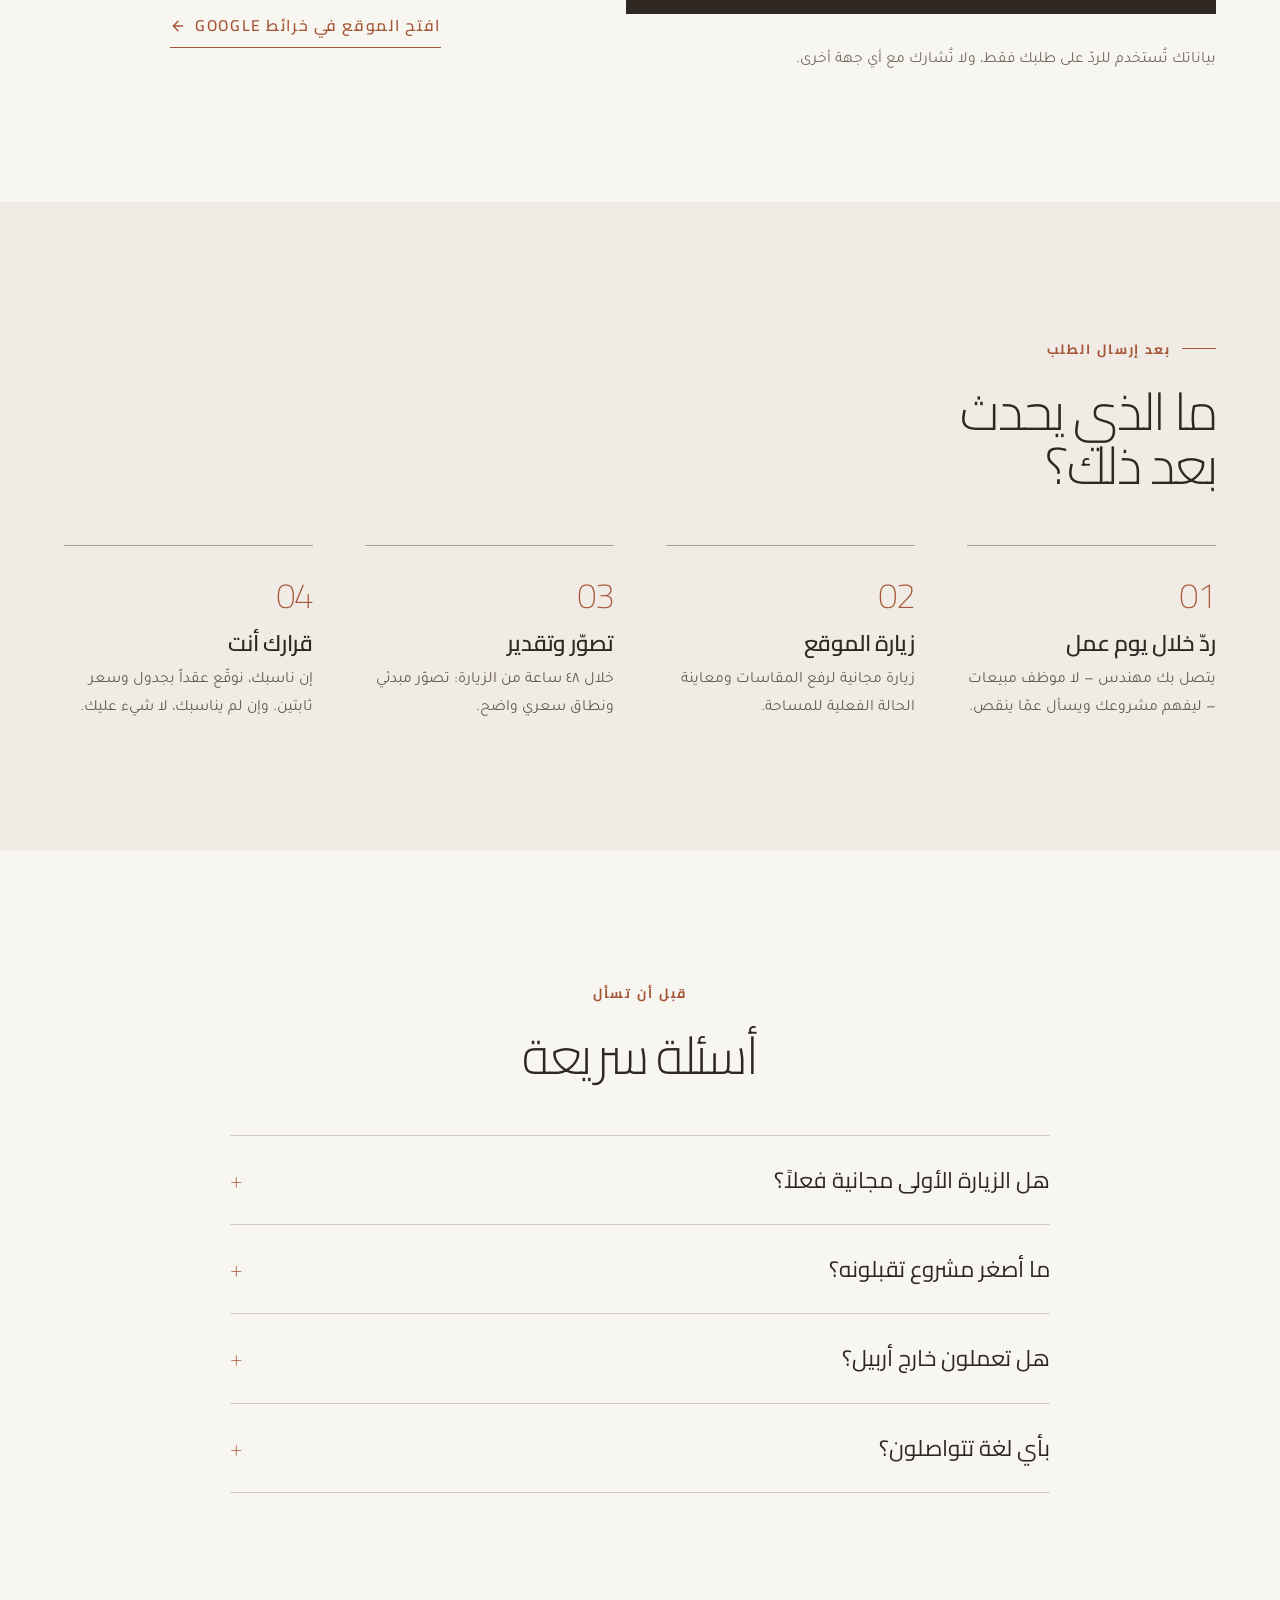
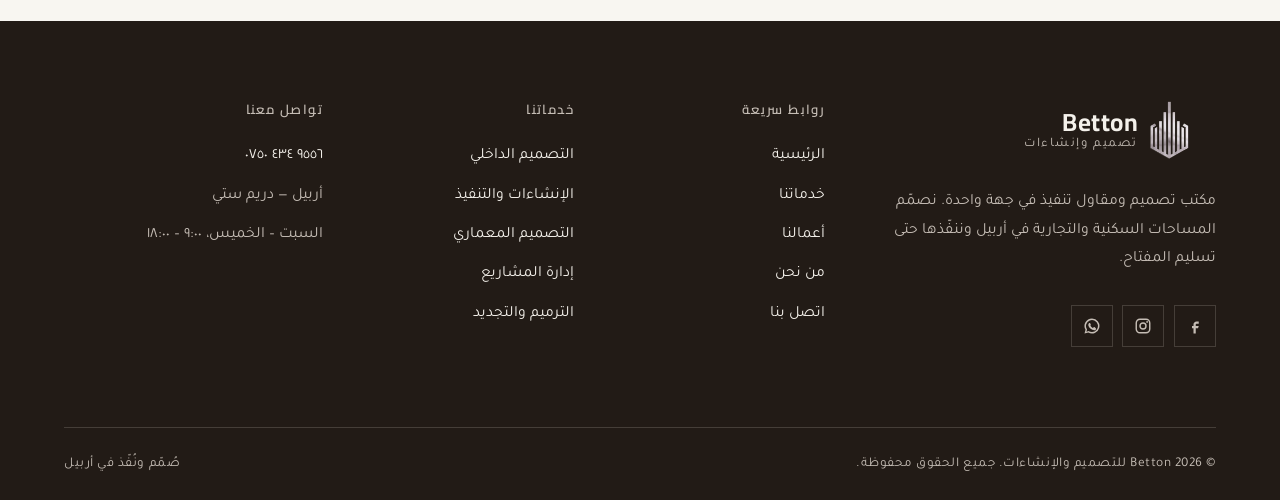
<file: contact.html>
<!DOCTYPE html>
<html lang="ar" dir="rtl">
<head>
<meta charset="utf-8">
<meta name="viewport" content="width=device-width, initial-scale=1">
<title>اتصل بنا | Betton — اطلب عرض سعر</title>
<meta name="description" content="تواصل مع Betton في أربيل: هاتف، واتساب، بريد إلكتروني، وموقع المكتب. أرسل تفاصيل مشروعك واحصل على تصوّر مبدئي وتقدير تكلفة خلال ٤٨ ساعة.">
<meta name="theme-color" content="#f5efe4">
<link rel="icon" href="assets/img/brand/favicon.png" type="image/png">

<meta property="og:type" content="website">
<meta property="og:title" content="اتصل بنا | Betton">
<meta property="og:description" content="احصل على تصوّر مبدئي وتقدير تكلفة خلال ٤٨ ساعة — مجاناً وبلا التزام.">
<meta property="og:image" content="assets/img/brand/og-cover.jpg">
<meta property="og:image:width" content="1200">
<meta property="og:image:height" content="630">
<meta property="og:site_name" content="Betton">
<meta name="twitter:card" content="summary_large_image">
<meta property="og:locale" content="ar_IQ">

<link rel="preconnect" href="https://fonts.googleapis.com">
<link rel="preconnect" href="https://fonts.gstatic.com" crossorigin>
<link href="https://fonts.googleapis.com/css2?family=Cairo:wght@200;300;400;600;700&family=Tajawal:wght@300;400;500;700&display=swap" rel="stylesheet">
<link rel="stylesheet" href="assets/css/style.css">
<script>document.documentElement.classList.add('js');</script>
</head>
<body>
<div class="scroll-progress" aria-hidden="true"></div>

<a class="skip-link" href="#main">تخطَّ إلى المحتوى</a>

<!-- ===================== الترويسة ===================== -->
<header class="header">
  <div class="header__inner">
    <a class="brand" href="index.html" aria-label="Betton — الصفحة الرئيسية">
      <img class="brand__mark" src="assets/img/brand/betton-mark-dark.png" alt="" width="512" height="450">
      <span class="brand__text">
        <span class="brand__name">Betton</span>
        <span class="brand__tag">تصميم وإنشاءات</span>
      </span>
    </a>

    <button class="burger" type="button" aria-label="فتح القائمة" aria-expanded="false" aria-controls="site-nav">
      <span></span><span></span><span></span>
    </button>

    <nav class="nav" id="site-nav" aria-label="القائمة الرئيسية">
      <ul class="nav__list">
        <li><a class="nav__link" href="index.html">الرئيسية</a></li>
        <li><a class="nav__link" href="services.html">خدماتنا</a></li>
        <li><a class="nav__link" href="projects.html">أعمالنا</a></li>
        <li><a class="nav__link" href="about.html">من نحن</a></li>
        <li><a class="nav__link" href="contact.html">اتصل بنا</a></li>
      </ul>
      <a class="btn btn--block nav__cta" href="#quote">اطلب عرض سعر</a>
    </nav>

    <a class="btn btn--sm header__cta" href="#quote">اطلب عرض سعر</a>
  </div>
</header>

<main id="main">

  <!-- ===================== ترويسة الصفحة ===================== -->
  <section class="page-hero">
   
    <div class="container page-hero__grid">
        <div class="page-hero__text">
        <ol class="crumbs">
          <li><a href="index.html">الرئيسية</a></li>
          <li aria-current="page">اتصل بنا</li>
        </ol>
        <span class="eyebrow">اتصل بنا</span>
        <h1 data-reveal="text"><span class="rise">احكِ لنا عن مساحتك</span></h1>
        <p>
          املأ النموذج أو اتصل مباشرة. نردّ على كل طلب خلال يوم عمل واحد،
          ونعود بتصوّر مبدئي وتقدير للتكلفة خلال ٤٨ ساعة — مجاناً وبلا التزام.
        </p>
        </div>

      <!-- Symbol fuer Architektur: der Rundbogen samt der Geometrie,
           aus der er konstruiert wird - Zirkelkreis, Mittelachse,
           Kaempferlinie, Radius und Bemassung. -->
      <svg class="hero-symbol" data-reveal="symbol" viewBox="0 0 400 480" aria-hidden="true">
        <g class="hs-guide">
          <circle cx="200" cy="250" r="110"/>
          <path d="M200 112V462"/>
          <path d="M52 250h296"/>
          <path d="M200 250 122 172"/>
        </g>
        <g class="hs-ground"><path pathLength="1" d="M40 410h320"/></g>
        <g class="hs-arch"><path pathLength="1" d="M90 410V250a110 110 0 0 1 220 0v160"/></g>
        <g class="hs-inner"><path pathLength="1" d="M112 410V250a88 88 0 0 1 176 0v160"/></g>
        <g class="hs-dim">
          <path pathLength="1" d="M90 444h220"/>
          <path pathLength="1" d="M90 436v16"/>
          <path pathLength="1" d="M310 436v16"/>
        </g>
        <circle class="hs-point" cx="200" cy="250" r="4"/>
        <text class="hs-label" x="166" y="204">R</text>
      </svg>
    </div>
  </section>

  <!-- ===================== النموذج + المعلومات ===================== -->
  <section class="section" id="quote">
    <div class="container split split--wide">

      <!-- النموذج -->
      <div data-reveal>
        <span class="eyebrow">طلب عرض سعر</span>
        <h2>أخبرنا بالتفاصيل</h2>
        <p style="color:var(--text-muted);margin-block-start:var(--sp-2);margin-block-end:var(--sp-4)">
          كلما زادت التفاصيل، كان التقدير أدقّ. الحقول المعلّمة بـ
          <span style="color:var(--accent)">*</span> مطلوبة.
        </p>

        <form class="form" novalidate>
          <div class="form__row">
            <div class="field">
              <label for="name">الاسم الكامل <span class="req">*</span></label>
              <input type="text" id="name" name="name" placeholder="مثال: أحمد الجاف" required minlength="3" autocomplete="name">
              <span class="field__error" aria-live="polite"></span>
            </div>

            <div class="field">
              <label for="phone">رقم الهاتف <span class="req">*</span></label>
              <input type="tel" id="phone" name="phone" placeholder=" ٠٠٠ ٠٠٠٠ ٠٧٥٠" required
                     pattern="[0-9+٠-٩\s()-]{7,}"
                     data-error="الرجاء إدخال رقم هاتف صحيح."
                     autocomplete="tel" inputmode="tel">
              <span class="field__error" aria-live="polite"></span>
            </div>
          </div>

          <div class="form__row">
            <div class="field">
              <label for="email">البريد الإلكتروني</label>
              <input type="email" id="email" name="email" placeholder="name@example.com" autocomplete="email" inputmode="email">
              <span class="field__error" aria-live="polite"></span>
            </div>

            <div class="field">
              <label for="service">الخدمة المطلوبة <span class="req">*</span></label>
              <select id="service" name="service" required>
                <option value="">اختر خدمة…</option>
                <option value="interior">التصميم الداخلي</option>
                <option value="build">الإنشاءات والتنفيذ</option>
                <option value="architecture">التصميم المعماري</option>
                <option value="management">إدارة المشاريع</option>
                <option value="renovation">الترميم والتجديد</option>
                <option value="other">شيء آخر</option>
              </select>
              <span class="field__error" aria-live="polite"></span>
            </div>
          </div>

          <div class="form__row">
            <div class="field">
              <label for="area">المساحة التقريبية (م²)</label>
              <input type="number" id="area" name="area" placeholder="مثال: ٢٥٠" min="1" inputmode="numeric">
              <span class="field__error" aria-live="polite"></span>
            </div>

            <div class="field">
              <label for="budget">الميزانية التقريبية</label>
              <select id="budget" name="budget">
                <option value="">أفضّل مناقشتها لاحقاً</option>
                <option value="lt25">أقل من ٢٥٠٠٠ دولار</option>
                <option value="25-75">٢٥ – ٧٥ ألف دولار</option>
                <option value="75-150">٧٥ – ١٥٠ ألف دولار</option>
                <option value="gt150">أكثر من ١٥٠ ألف دولار</option>
              </select>
              <span class="field__error" aria-live="polite"></span>
            </div>
          </div>

          <div class="field">
            <label for="message">تفاصيل المشروع <span class="req">*</span></label>
            <textarea id="message" name="message" required minlength="15"
              placeholder="موقع المساحة، حالتها الحالية، ما الذي تريد تغييره، وأي موعد تستهدفه للتسليم…"></textarea>
            <span class="field__error" aria-live="polite"></span>
          </div>

          <p class="form__status" role="status" aria-live="polite" hidden></p>

          <button class="btn btn--block" type="submit">إرسال الطلب</button>

          <p class="form__note">
            بياناتك تُستخدم للردّ على طلبك فقط، ولا تُشارك مع أي جهة أخرى.
          </p>
        </form>
      </div>

      <!-- المعلومات -->
      <aside data-reveal data-reveal-delay="120">
        <span class="eyebrow">معلومات التواصل</span>
        <h2>أو تواصل مباشرة</h2>

        <ul class="info-list" style="margin-block-start:var(--sp-4)">
          <li>
            <span class="card__icon" aria-hidden="true">
              <svg viewBox="0 0 24 24" fill="none" stroke="currentColor" stroke-width="1.9" stroke-linecap="round" stroke-linejoin="round">
                <path d="M22 16.9v3a2 2 0 01-2.2 2 19.8 19.8 0 01-8.6-3.1 19.5 19.5 0 01-6-6A19.8 19.8 0 012.1 4.2 2 2 0 014.1 2h3a2 2 0 012 1.7c.1 1 .4 1.9.7 2.8a2 2 0 01-.5 2.1L8.1 9.9a16 16 0 006 6l1.3-1.2a2 2 0 012.1-.5c.9.3 1.8.6 2.8.7a2 2 0 011.7 2z"/>
              </svg>
            </span>
            <span>
              <b>الهاتف والواتساب</b>
              <a href="tel:+9647504349556">٠٧٥٠ ٤٣٤ ٩٥٥٦</a><br>
              <a href="https://wa.me/9647504349556" target="_blank" rel="noopener">راسلنا على واتساب</a>
            </span>
          </li>


          <li>
            <span class="card__icon" aria-hidden="true">
              <svg viewBox="0 0 24 24" fill="none" stroke="currentColor" stroke-width="1.9" stroke-linecap="round" stroke-linejoin="round">
                <path d="M20 10c0 6-8 12-8 12s-8-6-8-12a8 8 0 1116 0z"/>
                <circle cx="12" cy="10" r="3"/>
              </svg>
            </span>
            <span>
              <b>المكتب</b>
              <p>أربيل — دريم ستي</p>
            </span>
          </li>

          <li>
            <span class="card__icon" aria-hidden="true">
              <svg viewBox="0 0 24 24" fill="none" stroke="currentColor" stroke-width="1.9" stroke-linecap="round" stroke-linejoin="round">
                <circle cx="12" cy="12" r="9"/>
                <path d="M12 7v5l3 2"/>
              </svg>
            </span>
            <span>
              <b>ساعات العمل</b>
              <p>السبت – الخميس: ٩:٠٠ – ١٨:٠٠<br>الجمعة: مغلق</p>
            </span>
          </li>
        </ul>

        <!-- Karte zeigt auf das Gebiet „Dream City". Für einen exakten Pin die
             Koordinaten des Büros einsetzen: ?q=<lat>,<lng>&output=embed -->
        <div class="map-frame" style="margin-block-start:var(--sp-4)">
          <iframe
            src="https://www.google.com/maps?q=Dream%20City%2C%20Erbil%2C%20Iraq&hl=ar&z=15&output=embed"
            title="موقع مكتب Betton — دريم ستي، أربيل"
            loading="lazy"
            referrerpolicy="no-referrer-when-downgrade"
            allowfullscreen></iframe>
        </div>

        <p class="form__note" style="margin-block-start:var(--sp-2);text-align:center">
          <a class="link-arrow" href="https://www.google.com/maps/search/?api=1&query=Dream+City%2C+Erbil%2C+Iraq" target="_blank" rel="noopener">
            افتح الموقع في خرائط Google
            <svg width="16" height="16" viewBox="0 0 24 24" fill="none" stroke="currentColor" stroke-width="2.2" stroke-linecap="round" stroke-linejoin="round" aria-hidden="true"><path d="M19 12H5M12 19l-7-7 7-7"/></svg>
          </a>
        </p>
      </aside>

    </div>
  </section>

  <!-- ===================== ماذا يحدث بعد الإرسال ===================== -->
  <section class="section section--alt">
    <div class="container">
      <div class="section-head" data-reveal>
        <span class="eyebrow">بعد إرسال الطلب</span>
        <h2>ما الذي يحدث بعد ذلك؟</h2>
      </div>

      <div class="process">
        <article class="step" data-reveal>
          <h3>ردّ خلال يوم عمل</h3>
          <p>يتصل بك مهندس — لا موظف مبيعات — ليفهم مشروعك ويسأل عمّا ينقص.</p>
        </article>
        <article class="step" data-reveal>
          <h3>زيارة الموقع</h3>
          <p>زيارة مجانية لرفع المقاسات ومعاينة الحالة الفعلية للمساحة.</p>
        </article>
        <article class="step" data-reveal>
          <h3>تصوّر وتقدير</h3>
          <p>خلال ٤٨ ساعة من الزيارة: تصوّر مبدئي ونطاق سعري واضح.</p>
        </article>
        <article class="step" data-reveal>
          <h3>قرارك أنت</h3>
          <p>إن ناسبك، نوقّع عقداً بجدول وسعر ثابتين. وإن لم يناسبك، لا شيء عليك.</p>
        </article>
      </div>
    </div>
  </section>

  <!-- ===================== أسئلة سريعة ===================== -->
  <section class="section">
    <div class="container">
      <div class="section-head section-head--center" data-reveal>
        <span class="eyebrow">قبل أن تسأل</span>
        <h2>أسئلة سريعة</h2>
      </div>

      <div class="faq" style="max-inline-size:820px;margin-inline:auto">
        <details data-reveal>
          <summary>هل الزيارة الأولى مجانية فعلاً؟</summary>
          <div class="faq__body">
            نعم، داخل أربيل الزيارة ورفع المقاسات والتصوّر المبدئي مجانية
            بالكامل وبلا أي التزام. خارج أربيل نتفق مسبقاً على بدل التنقّل.
          </div>
        </details>

        <details data-reveal>
          <summary>ما أصغر مشروع تقبلونه؟</summary>
          <div class="faq__body">
            نبدأ من تجديد غرفة واحدة. لا يوجد حدّ أدنى للمساحة، لكن يوجد
            حدّ أدنى للجودة التي نقبل أن يخرج بها العمل باسمنا.
          </div>
        </details>

        <details data-reveal>
          <summary>هل تعملون خارج أربيل؟</summary>
          <div class="faq__body">
            نعم — أربيل وبغداد. لمشاريع خارج أربيل نتفق مسبقاً على بدل التنقّل.
          </div>
        </details>

        <details data-reveal>
          <summary>بأي لغة تتواصلون؟</summary>
          <div class="faq__body">
            بالعربية والكردية والإنكليزية. اختر ما يريحك وسنردّ بها.
          </div>
        </details>
      </div>
    </div>
  </section>

</main>

<!-- ===================== التذييل ===================== -->
<footer class="footer">
  <div class="container">
    <div class="footer__grid">
      <div>
        <a class="brand" href="index.html">
          <img class="brand__mark" src="assets/img/brand/betton-mark.png" alt="" width="512" height="450">
          <span class="brand__text">
            <span class="brand__name">Betton</span>
            <span class="brand__tag">تصميم وإنشاءات</span>
          </span>
        </a>
        <p style="margin-block-start:var(--sp-2);max-inline-size:38ch">
          مكتب تصميم ومقاول تنفيذ في جهة واحدة. نصمّم المساحات السكنية والتجارية
          في أربيل وننفّذها حتى تسليم المفتاح.
        </p>
        <div class="socials">
          <a href="https://www.facebook.com/jantekstil/" target="_blank" rel="noopener" aria-label="فيسبوك">
            <svg viewBox="0 0 24 24" fill="currentColor" aria-hidden="true"><path d="M14 9h3V6h-3c-2.2 0-4 1.8-4 4v2H8v3h2v7h3v-7h3l1-3h-4v-2c0-.6.4-1 1-1z"/></svg>
          </a>
          <a href="https://www.instagram.com/betton_design_construction/" target="_blank" rel="noopener" aria-label="إنستغرام">
            <svg viewBox="0 0 24 24" fill="none" stroke="currentColor" stroke-width="1.9" aria-hidden="true"><rect x="3" y="3" width="18" height="18" rx="5"/><circle cx="12" cy="12" r="4"/><circle cx="17.5" cy="6.5" r="1.2" fill="currentColor" stroke="none"/></svg>
          </a>
          <a href="https://wa.me/9647504349556" target="_blank" rel="noopener" aria-label="واتساب">
            <svg viewBox="0 0 24 24" fill="currentColor" aria-hidden="true"><path d="M12 2a10 10 0 00-8.6 15.1L2 22l5-1.3A10 10 0 1012 2zm0 18a8 8 0 01-4.1-1.1l-.3-.2-3 .8.8-2.9-.2-.3A8 8 0 1112 20zm4.4-5.8c-.2-.1-1.4-.7-1.6-.8-.2-.1-.4-.1-.5.1l-.7.9c-.1.2-.3.2-.5.1a6.5 6.5 0 01-3.2-2.8c-.1-.2 0-.4.1-.5l.4-.5c.1-.2.1-.3 0-.5l-.7-1.7c-.2-.4-.4-.4-.5-.4h-.5c-.2 0-.5.1-.7.3-.2.3-.9.9-.9 2.2s.9 2.5 1 2.7c.1.2 1.8 2.8 4.4 3.8 1.7.6 2.3.7 3.1.6.5-.1 1.4-.6 1.6-1.2.2-.6.2-1.1.1-1.2 0-.1-.2-.2-.4-.3z"/></svg>
          </a>
        </div>
      </div>

      <div>
        <h4>روابط سريعة</h4>
        <ul class="footer__links">
          <li><a href="index.html">الرئيسية</a></li>
          <li><a href="services.html">خدماتنا</a></li>
          <li><a href="projects.html">أعمالنا</a></li>
          <li><a href="about.html">من نحن</a></li>
          <li><a href="contact.html">اتصل بنا</a></li>
        </ul>
      </div>

      <div>
        <h4>خدماتنا</h4>
        <ul class="footer__links">
          <li><a href="services.html#interior">التصميم الداخلي</a></li>
          <li><a href="services.html#build">الإنشاءات والتنفيذ</a></li>
          <li><a href="services.html#architecture">التصميم المعماري</a></li>
          <li><a href="services.html#management">إدارة المشاريع</a></li>
          <li><a href="services.html#renovation">الترميم والتجديد</a></li>
        </ul>
      </div>

      <div>
        <h4>تواصل معنا</h4>
        <ul class="footer__links">
          <li><a href="tel:+9647504349556">٠٧٥٠ ٤٣٤ ٩٥٥٦</a></li>
          <li>أربيل — دريم ستي</li>
          <li>السبت – الخميس، ٩:٠٠ – ١٨:٠٠</li>
        </ul>
      </div>
    </div>

    <div class="footer__bottom">
      <span>© <span data-year>2026</span> Betton للتصميم والإنشاءات. جميع الحقوق محفوظة.</span>
      <span>صُمّم ونُفّذ في أربيل</span>
    </div>
  </div>
</footer>

<button class="to-top" type="button" aria-label="العودة إلى الأعلى">
  <svg width="20" height="20" viewBox="0 0 24 24" fill="none" stroke="currentColor" stroke-width="2.4" stroke-linecap="round" stroke-linejoin="round" aria-hidden="true"><path d="M12 19V5M5 12l7-7 7 7"/></svg>
</button>

<a class="wa-float" href="https://wa.me/9647504349556" target="_blank" rel="noopener" aria-label="تواصل عبر واتساب">
  <svg viewBox="0 0 24 24" fill="currentColor" aria-hidden="true"><path d="M12 2a10 10 0 00-8.6 15.1L2 22l5-1.3A10 10 0 1012 2zm0 18a8 8 0 01-4.1-1.1l-.3-.2-3 .8.8-2.9-.2-.3A8 8 0 1112 20zm4.4-5.8c-.2-.1-1.4-.7-1.6-.8-.2-.1-.4-.1-.5.1l-.7.9c-.1.2-.3.2-.5.1a6.5 6.5 0 01-3.2-2.8c-.1-.2 0-.4.1-.5l.4-.5c.1-.2.1-.3 0-.5l-.7-1.7c-.2-.4-.4-.4-.5-.4h-.5c-.2 0-.5.1-.7.3-.2.3-.9.9-.9 2.2s.9 2.5 1 2.7c.1.2 1.8 2.8 4.4 3.8 1.7.6 2.3.7 3.1.6.5-.1 1.4-.6 1.6-1.2.2-.6.2-1.1.1-1.2 0-.1-.2-.2-.4-.3z"/></svg>
</a>

<script src="assets/js/main.js" defer></script>
</body>
</html>
</file>
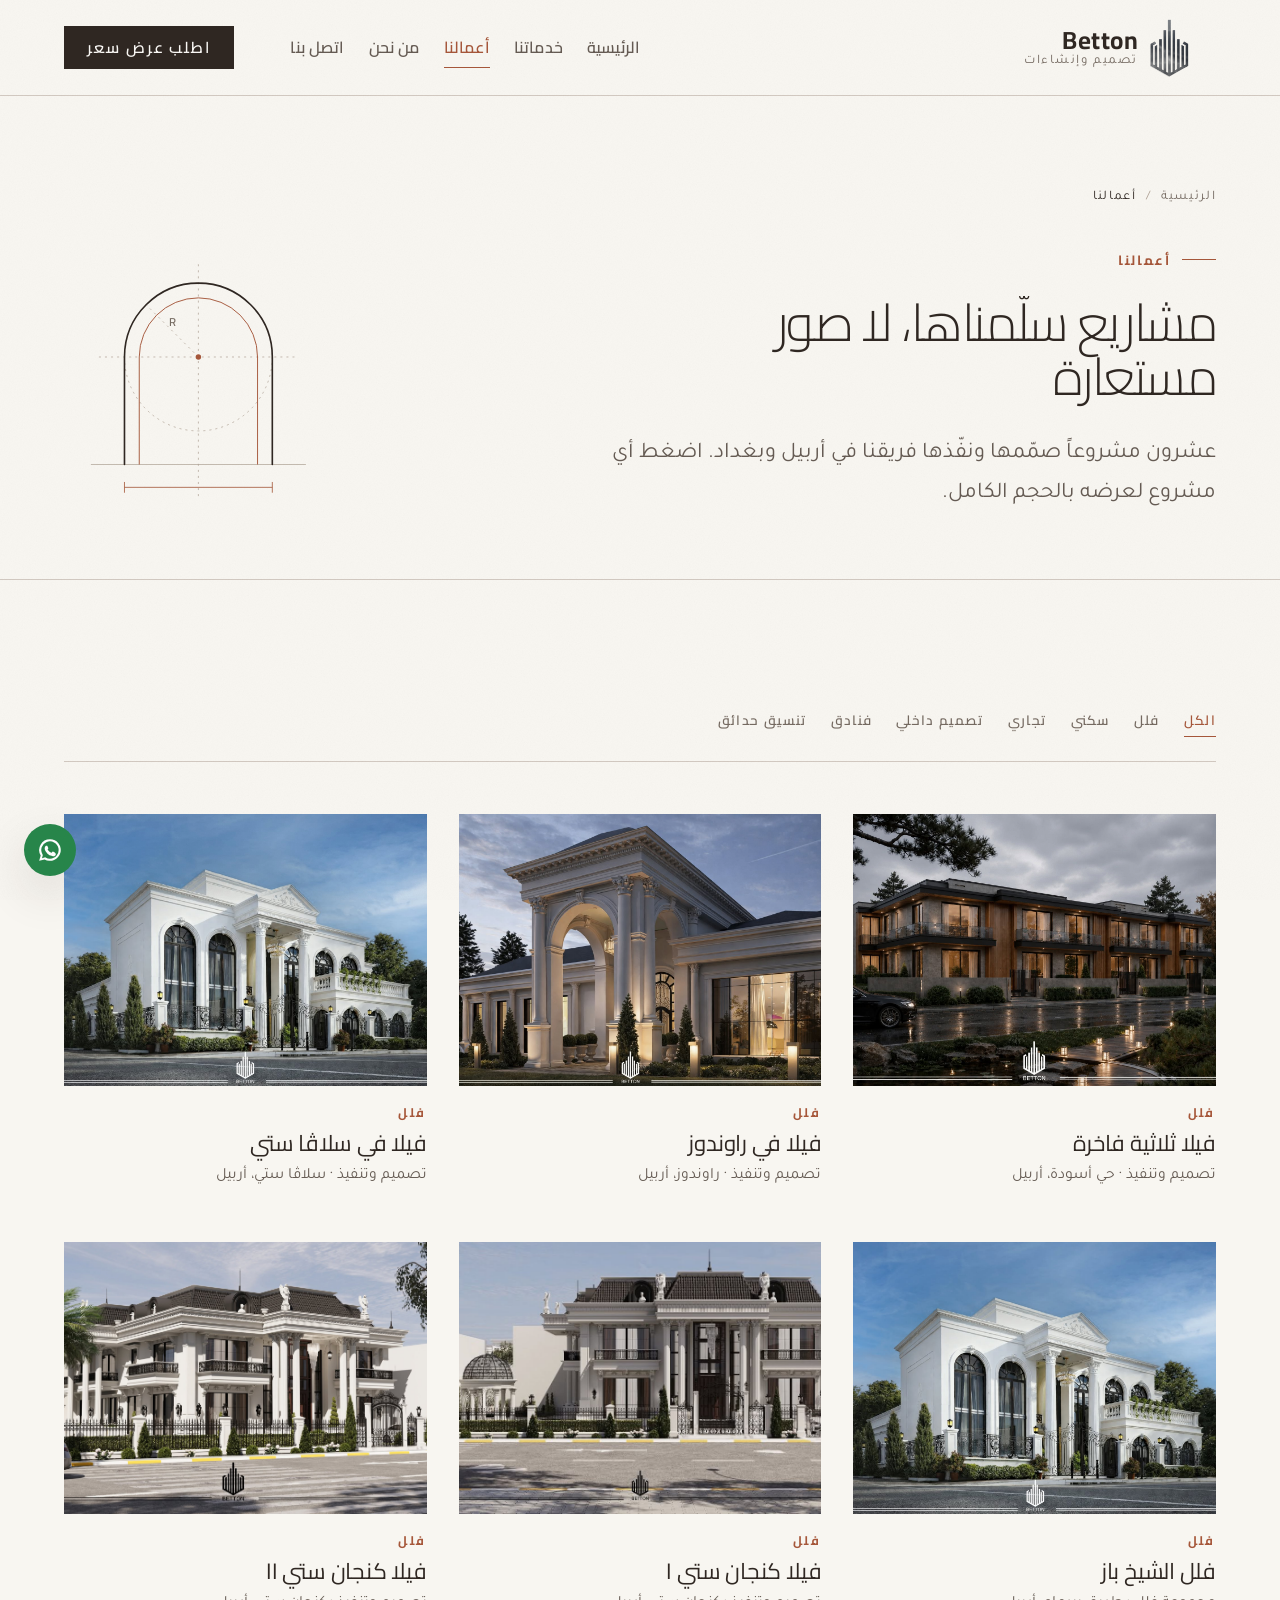
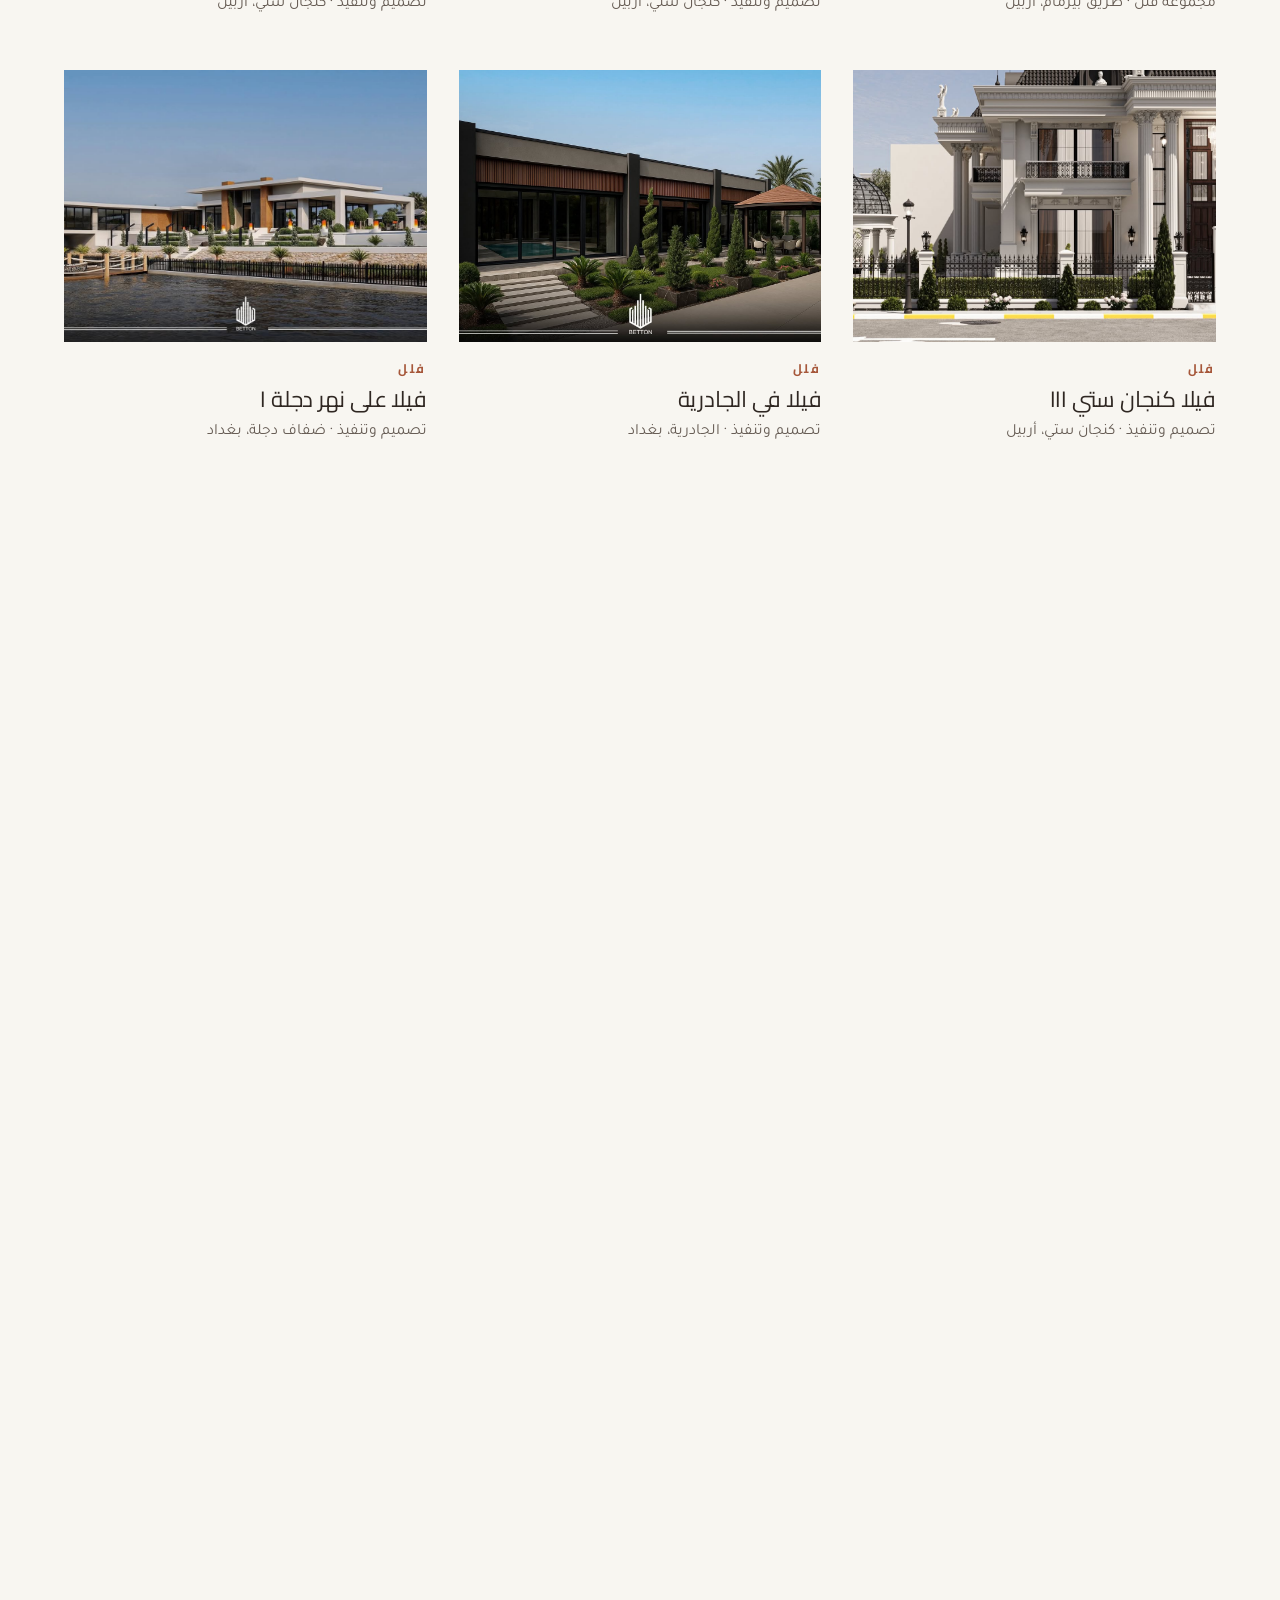
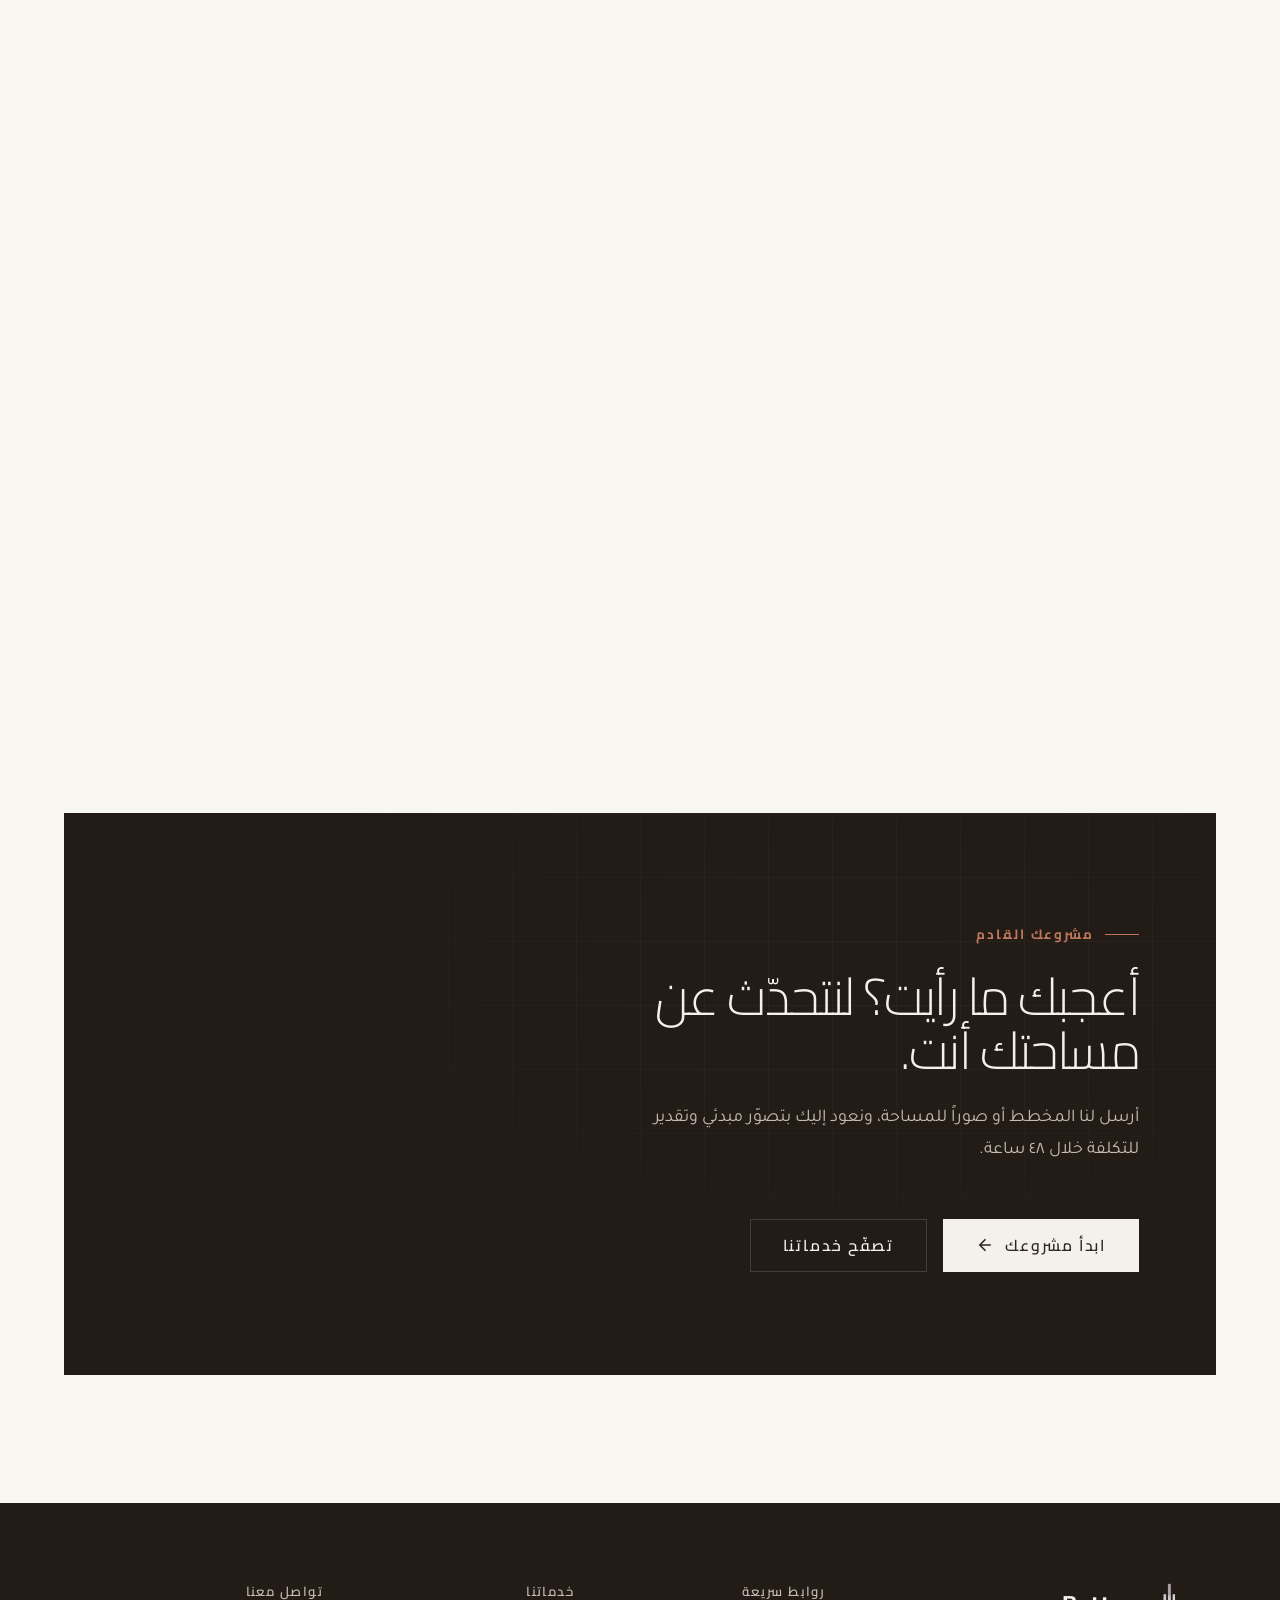
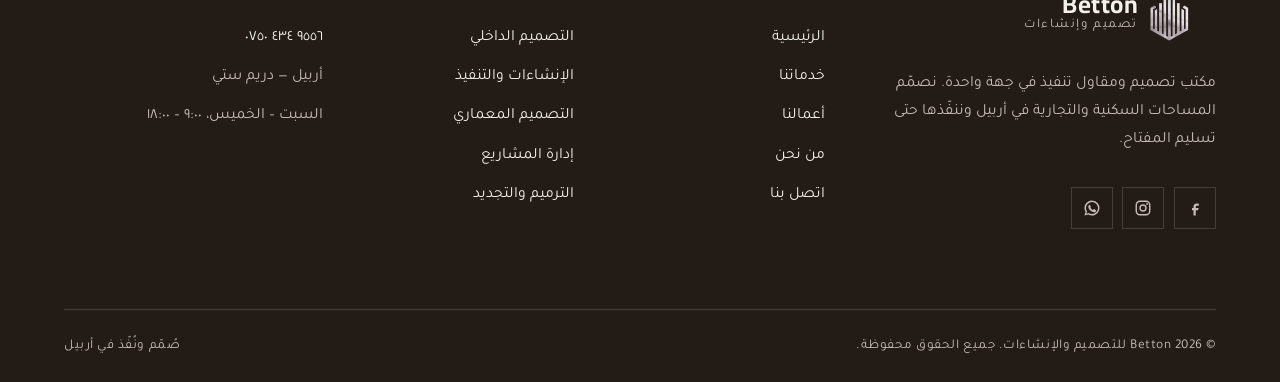
<file: projects.html>
<!DOCTYPE html>
<html lang="ar" dir="rtl">
<head>
<meta charset="utf-8">
<meta name="viewport" content="width=device-width, initial-scale=1">
<title>أعمالنا | Betton — معرض المشاريع</title>
<meta name="description" content="معرض مشاريع Betton: فلل ومنازل ومجمعات سكنية في أربيل وبغداد، تصميم داخلي، مشاريع فندقية، مبانٍ تجارية، ترميم واجهات وتنسيق حدائق — صُمّمت ونُفّذت بالكامل من فريقنا.">
<meta name="theme-color" content="#ffffff">
<link rel="icon" href="assets/img/brand/favicon.png" type="image/png">

<meta property="og:type" content="website">
<meta property="og:title" content="أعمالنا | Betton">
<meta property="og:description" content="عشرون مشروعاً في أربيل وبغداد — فلل، منازل، تصميم داخلي، فنادق، مبانٍ تجارية وتنسيق حدائق.">
<meta property="og:image" content="assets/img/brand/og-cover.jpg">
<meta property="og:image:width" content="1200">
<meta property="og:image:height" content="630">
<meta property="og:site_name" content="Betton">
<meta name="twitter:card" content="summary_large_image">
<meta property="og:locale" content="ar_IQ">

<link rel="preconnect" href="https://fonts.googleapis.com">
<link rel="preconnect" href="https://fonts.gstatic.com" crossorigin>
<link href="https://fonts.googleapis.com/css2?family=Cairo:wght@600;700;800&family=Tajawal:wght@400;500;700&display=swap" rel="stylesheet">
<link rel="stylesheet" href="assets/css/style.css">
<script>document.documentElement.classList.add('js');</script>
</head>
<body>
<div class="scroll-progress" aria-hidden="true"></div>

<a class="skip-link" href="#main">تخطَّ إلى المحتوى</a>

<!-- ===================== الترويسة ===================== -->
<header class="header">
  <div class="header__inner">
    <a class="brand" href="index.html" aria-label="Betton — الصفحة الرئيسية">
      <img class="brand__mark" src="assets/img/brand/betton-mark-dark.png" alt="" width="512" height="450">
      <span class="brand__text">
        <span class="brand__name">Betton</span>
        <span class="brand__tag">تصميم وإنشاءات</span>
      </span>
    </a>

    <button class="burger" type="button" aria-label="فتح القائمة" aria-expanded="false" aria-controls="site-nav">
      <span></span><span></span><span></span>
    </button>

    <nav class="nav" id="site-nav" aria-label="القائمة الرئيسية">
      <ul class="nav__list">
        <li><a class="nav__link" href="index.html">الرئيسية</a></li>
        <li><a class="nav__link" href="services.html">خدماتنا</a></li>
        <li><a class="nav__link" href="projects.html">أعمالنا</a></li>
        <li><a class="nav__link" href="about.html">من نحن</a></li>
        <li><a class="nav__link" href="contact.html">اتصل بنا</a></li>
      </ul>
      <a class="btn btn--block nav__cta" href="contact.html">اطلب عرض سعر</a>
    </nav>

    <a class="btn btn--sm header__cta" href="contact.html">اطلب عرض سعر</a>
  </div>
</header>

<main id="main">

  <!-- ===================== ترويسة الصفحة ===================== -->
  <section class="page-hero">
    <div class="container page-hero__grid">
        <div class="page-hero__text">
        <ol class="crumbs">
          <li><a href="index.html">الرئيسية</a></li>
          <li aria-current="page">أعمالنا</li>
        </ol>
        <span class="eyebrow">أعمالنا</span>
        <h1 data-reveal="text"><span class="rise">مشاريع سلّمناها، لا صور مستعارة</span></h1>
        <p>
          عشرون مشروعاً صمّمها ونفّذها فريقنا في أربيل وبغداد. اضغط أي مشروع
          لعرضه بالحجم الكامل.
        </p>
        </div>

      <!-- Symbol fuer Architektur: der Rundbogen samt der Geometrie,
           aus der er konstruiert wird - Zirkelkreis, Mittelachse,
           Kaempferlinie, Radius und Bemassung. -->
      <svg class="hero-symbol" data-reveal="symbol" viewBox="0 0 400 480" aria-hidden="true">
        <g class="hs-guide">
          <circle cx="200" cy="250" r="110"/>
          <path d="M200 112V462"/>
          <path d="M52 250h296"/>
          <path d="M200 250 122 172"/>
        </g>
        <g class="hs-ground"><path pathLength="1" d="M40 410h320"/></g>
        <g class="hs-arch"><path pathLength="1" d="M90 410V250a110 110 0 0 1 220 0v160"/></g>
        <g class="hs-inner"><path pathLength="1" d="M112 410V250a88 88 0 0 1 176 0v160"/></g>
        <g class="hs-dim">
          <path pathLength="1" d="M90 444h220"/>
          <path pathLength="1" d="M90 436v16"/>
          <path pathLength="1" d="M310 436v16"/>
        </g>
        <circle class="hs-point" cx="200" cy="250" r="4"/>
        <text class="hs-label" x="166" y="204">R</text>
      </svg>
    </div>
  </section>

  <!-- ===================== المعرض ===================== -->
  <section class="section">
    <div class="container">

      <div class="filters" role="group" aria-label="تصفية المشاريع حسب النوع" data-reveal>
        <button class="filter is-active" type="button" data-filter="all" aria-pressed="true">الكل</button>
        <button class="filter" type="button" data-filter="villa" aria-pressed="false">فلل</button>
        <button class="filter" type="button" data-filter="residential" aria-pressed="false">سكني</button>
        <button class="filter" type="button" data-filter="commercial" aria-pressed="false">تجاري</button>
        <button class="filter" type="button" data-filter="interior" aria-pressed="false">تصميم داخلي</button>
        <button class="filter" type="button" data-filter="hotel" aria-pressed="false">فنادق</button>
        <button class="filter" type="button" data-filter="landscape" aria-pressed="false">تنسيق حدائق</button>
      </div>

      <div class="projects">

        <article class="project" data-category="villa" data-title="فيلا ثلاثية فاخرة" data-meta="تصميم وتنفيذ · حي أسودة، أربيل" tabindex="0" role="button" aria-label="عرض مشروع فيلا ثلاثية فاخرة" data-reveal>
          <img src="assets/img/projects/AsudaDistrict.jpg" alt="فيلا ثلاثية فاخرة" loading="lazy" width="1200" height="900">
          <span class="project__zoom" aria-hidden="true"><svg width="18" height="18" viewBox="0 0 24 24" fill="none" stroke="currentColor" stroke-width="2.4" stroke-linecap="round"><path d="M12 5v14M5 12h14"/></svg></span>
          <div class="project__overlay">
            <span class="project__cat">فلل</span>
            <h3 class="project__title">فيلا ثلاثية فاخرة</h3>
            <span class="project__meta">تصميم وتنفيذ · حي أسودة، أربيل</span>
          </div>
        </article>

        <article class="project" data-category="villa" data-title="فيلا في راوندوز" data-meta="تصميم وتنفيذ · راوندوز، أربيل" tabindex="0" role="button" aria-label="عرض مشروع فيلا في راوندوز" data-reveal>
          <img src="assets/img/projects/rawanduz.jpg" alt="فيلا في راوندوز" loading="lazy" width="1200" height="900">
          <span class="project__zoom" aria-hidden="true"><svg width="18" height="18" viewBox="0 0 24 24" fill="none" stroke="currentColor" stroke-width="2.4" stroke-linecap="round"><path d="M12 5v14M5 12h14"/></svg></span>
          <div class="project__overlay">
            <span class="project__cat">فلل</span>
            <h3 class="project__title">فيلا في راوندوز</h3>
            <span class="project__meta">تصميم وتنفيذ · راوندوز، أربيل</span>
          </div>
        </article>

        <article class="project" data-category="villa" data-title="فيلا في سلاڤا ستي" data-meta="تصميم وتنفيذ · سلاڤا ستي، أربيل" tabindex="0" role="button" aria-label="عرض مشروع فيلا في سلاڤا ستي" data-reveal>
          <img src="assets/img/projects/MasifRoad.jpg" alt="فيلا في سلاڤا ستي" loading="lazy" width="1200" height="900">
          <span class="project__zoom" aria-hidden="true"><svg width="18" height="18" viewBox="0 0 24 24" fill="none" stroke="currentColor" stroke-width="2.4" stroke-linecap="round"><path d="M12 5v14M5 12h14"/></svg></span>
          <div class="project__overlay">
            <span class="project__cat">فلل</span>
            <h3 class="project__title">فيلا في سلاڤا ستي</h3>
            <span class="project__meta">تصميم وتنفيذ · سلاڤا ستي، أربيل</span>
          </div>
        </article>

        <article class="project" data-category="villa" data-title="فلل الشيخ باز" data-meta="مجموعة فلل · طريق بيرمام، أربيل" tabindex="0" role="button" aria-label="عرض مشروع فلل الشيخ باز" data-reveal>
          <img src="assets/img/projects/MasifRoad.jpg" alt="فلل الشيخ باز" loading="lazy" width="1200" height="900">
          <span class="project__zoom" aria-hidden="true"><svg width="18" height="18" viewBox="0 0 24 24" fill="none" stroke="currentColor" stroke-width="2.4" stroke-linecap="round"><path d="M12 5v14M5 12h14"/></svg></span>
          <div class="project__overlay">
            <span class="project__cat">فلل</span>
            <h3 class="project__title">فلل الشيخ باز</h3>
            <span class="project__meta">مجموعة فلل · طريق بيرمام، أربيل</span>
          </div>
        </article>

        <article class="project" data-category="villa" data-title="فيلا كنجان ستي I" data-meta="تصميم وتنفيذ · كنجان ستي، أربيل" tabindex="0" role="button" aria-label="عرض مشروع فيلا كنجان ستي I" data-reveal>
          <img src="assets/img/projects/ganjanCity.jpg" alt="فيلا كنجان ستي I" loading="lazy" width="1200" height="900">
          <span class="project__zoom" aria-hidden="true"><svg width="18" height="18" viewBox="0 0 24 24" fill="none" stroke="currentColor" stroke-width="2.4" stroke-linecap="round"><path d="M12 5v14M5 12h14"/></svg></span>
          <div class="project__overlay">
            <span class="project__cat">فلل</span>
            <h3 class="project__title">فيلا كنجان ستي I</h3>
            <span class="project__meta">تصميم وتنفيذ · كنجان ستي، أربيل</span>
          </div>
        </article>

        <article class="project" data-category="villa" data-title="فيلا كنجان ستي II" data-meta="تصميم وتنفيذ · كنجان ستي، أربيل" tabindex="0" role="button" aria-label="عرض مشروع فيلا كنجان ستي II" data-reveal>
          <img src="assets/img/projects/ganjanCity-2.jpg" alt="فيلا كنجان ستي II" loading="lazy" width="1200" height="900">
          <span class="project__zoom" aria-hidden="true"><svg width="18" height="18" viewBox="0 0 24 24" fill="none" stroke="currentColor" stroke-width="2.4" stroke-linecap="round"><path d="M12 5v14M5 12h14"/></svg></span>
          <div class="project__overlay">
            <span class="project__cat">فلل</span>
            <h3 class="project__title">فيلا كنجان ستي II</h3>
            <span class="project__meta">تصميم وتنفيذ · كنجان ستي، أربيل</span>
          </div>
        </article>

        <article class="project" data-category="villa" data-title="فيلا كنجان ستي III" data-meta="تصميم وتنفيذ · كنجان ستي، أربيل" tabindex="0" role="button" aria-label="عرض مشروع فيلا كنجان ستي III" data-reveal>
          <img src="assets/img/projects/ganjanCity-3.jpg" alt="فيلا كنجان ستي III" loading="lazy" width="1200" height="900">
          <span class="project__zoom" aria-hidden="true"><svg width="18" height="18" viewBox="0 0 24 24" fill="none" stroke="currentColor" stroke-width="2.4" stroke-linecap="round"><path d="M12 5v14M5 12h14"/></svg></span>
          <div class="project__overlay">
            <span class="project__cat">فلل</span>
            <h3 class="project__title">فيلا كنجان ستي III</h3>
            <span class="project__meta">تصميم وتنفيذ · كنجان ستي، أربيل</span>
          </div>
        </article>

        <article class="project" data-category="villa" data-title="فيلا في الجادرية" data-meta="تصميم وتنفيذ · الجادرية، بغداد" tabindex="0" role="button" aria-label="عرض مشروع فيلا في الجادرية" data-reveal>
          <img src="assets/img/projects/jadrea.jpg" alt="فيلا في الجادرية" loading="lazy" width="1200" height="900">
          <span class="project__zoom" aria-hidden="true"><svg width="18" height="18" viewBox="0 0 24 24" fill="none" stroke="currentColor" stroke-width="2.4" stroke-linecap="round"><path d="M12 5v14M5 12h14"/></svg></span>
          <div class="project__overlay">
            <span class="project__cat">فلل</span>
            <h3 class="project__title">فيلا في الجادرية</h3>
            <span class="project__meta">تصميم وتنفيذ · الجادرية، بغداد</span>
          </div>
        </article>

        <article class="project" data-category="villa" data-title="فيلا على نهر دجلة I" data-meta="تصميم وتنفيذ · ضفاف دجلة، بغداد" tabindex="0" role="button" aria-label="عرض مشروع فيلا على نهر دجلة I" data-reveal>
          <img src="assets/img/projects/Dijla-river.jpg" alt="فيلا على نهر دجلة I" loading="lazy" width="1200" height="900">
          <span class="project__zoom" aria-hidden="true"><svg width="18" height="18" viewBox="0 0 24 24" fill="none" stroke="currentColor" stroke-width="2.4" stroke-linecap="round"><path d="M12 5v14M5 12h14"/></svg></span>
          <div class="project__overlay">
            <span class="project__cat">فلل</span>
            <h3 class="project__title">فيلا على نهر دجلة I</h3>
            <span class="project__meta">تصميم وتنفيذ · ضفاف دجلة، بغداد</span>
          </div>
        </article>

        <article class="project" data-category="villa" data-title="فيلا على نهر دجلة II" data-meta="تصميم وتنفيذ · ضفاف دجلة، بغداد" tabindex="0" role="button" aria-label="عرض مشروع فيلا على نهر دجلة II" data-reveal>
          <img src="assets/img/projects/dijlariver-2.jpg" alt="فيلا على نهر دجلة II" loading="lazy" width="1200" height="900">
          <span class="project__zoom" aria-hidden="true"><svg width="18" height="18" viewBox="0 0 24 24" fill="none" stroke="currentColor" stroke-width="2.4" stroke-linecap="round"><path d="M12 5v14M5 12h14"/></svg></span>
          <div class="project__overlay">
            <span class="project__cat">فلل</span>
            <h3 class="project__title">فيلا على نهر دجلة II</h3>
            <span class="project__meta">تصميم وتنفيذ · ضفاف دجلة، بغداد</span>
          </div>
        </article>

        <article class="project" data-category="residential" data-title="منزل في ٣٢ بارك" data-meta="تصميم وتنفيذ · ٣٢ بارك — سربستي، أربيل" tabindex="0" role="button" aria-label="عرض مشروع منزل في ٣٢ بارك" data-reveal>
          <img src="assets/img/projects/32parksarbasty.jpg" alt="منزل في ٣٢ بارك" loading="lazy" width="1200" height="900">
          <span class="project__zoom" aria-hidden="true"><svg width="18" height="18" viewBox="0 0 24 24" fill="none" stroke="currentColor" stroke-width="2.4" stroke-linecap="round"><path d="M12 5v14M5 12h14"/></svg></span>
          <div class="project__overlay">
            <span class="project__cat">سكني</span>
            <h3 class="project__title">منزل في ٣٢ بارك</h3>
            <span class="project__meta">تصميم وتنفيذ · ٣٢ بارك — سربستي، أربيل</span>
          </div>
        </article>

        <article class="project" data-category="residential" data-title="منزل في فيوتشر ستي" data-meta="تصميم وتنفيذ · فيوتشر ستي، أربيل" tabindex="0" role="button" aria-label="عرض مشروع منزل في فيوتشر ستي" data-reveal>
          <img src="assets/img/projects/futuerCity.jpg" alt="منزل في فيوتشر ستي" loading="lazy" width="1200" height="900">
          <span class="project__zoom" aria-hidden="true"><svg width="18" height="18" viewBox="0 0 24 24" fill="none" stroke="currentColor" stroke-width="2.4" stroke-linecap="round"><path d="M12 5v14M5 12h14"/></svg></span>
          <div class="project__overlay">
            <span class="project__cat">سكني</span>
            <h3 class="project__title">منزل في فيوتشر ستي</h3>
            <span class="project__meta">تصميم وتنفيذ · فيوتشر ستي، أربيل</span>
          </div>
        </article>

        <article class="project" data-category="residential" data-title="منزل في كلوبال ستي" data-meta="تصميم وتنفيذ · كلوبال ستي، أربيل" tabindex="0" role="button" aria-label="عرض مشروع منزل في كلوبال ستي" data-reveal>
          <img src="assets/img/projects/globalCity.jpg" alt="منزل في كلوبال ستي" loading="lazy" width="1200" height="900">
          <span class="project__zoom" aria-hidden="true"><svg width="18" height="18" viewBox="0 0 24 24" fill="none" stroke="currentColor" stroke-width="2.4" stroke-linecap="round"><path d="M12 5v14M5 12h14"/></svg></span>
          <div class="project__overlay">
            <span class="project__cat">سكني</span>
            <h3 class="project__title">منزل في كلوبال ستي</h3>
            <span class="project__meta">تصميم وتنفيذ · كلوبال ستي، أربيل</span>
          </div>
        </article>

        <article class="project" data-category="residential" data-title="مشروع سكني في آزادي" data-meta="مشروع سكني · حي آزادي، أربيل" tabindex="0" role="button" aria-label="عرض مشروع مشروع سكني في آزادي" data-reveal>
          <img src="assets/img/projects/Azadi.jpg" alt="مشروع سكني في آزادي" loading="lazy" width="1200" height="900">
          <span class="project__zoom" aria-hidden="true"><svg width="18" height="18" viewBox="0 0 24 24" fill="none" stroke="currentColor" stroke-width="2.4" stroke-linecap="round"><path d="M12 5v14M5 12h14"/></svg></span>
          <div class="project__overlay">
            <span class="project__cat">سكني</span>
            <h3 class="project__title">مشروع سكني في آزادي</h3>
            <span class="project__meta">مشروع سكني · حي آزادي، أربيل</span>
          </div>
        </article>

        <article class="project" data-category="residential" data-title="مشروع سكني في رومانيا" data-meta="مشروع سكني · رومانيا" tabindex="0" role="button" aria-label="عرض مشروع مشروع سكني في رومانيا" data-reveal>
          <img src="assets/img/projects/romania.jpg" alt="مشروع سكني في رومانيا" loading="lazy" width="1200" height="900">
          <span class="project__zoom" aria-hidden="true"><svg width="18" height="18" viewBox="0 0 24 24" fill="none" stroke="currentColor" stroke-width="2.4" stroke-linecap="round"><path d="M12 5v14M5 12h14"/></svg></span>
          <div class="project__overlay">
            <span class="project__cat">سكني</span>
            <h3 class="project__title">مشروع سكني في رومانيا</h3>
            <span class="project__meta">مشروع سكني · رومانيا</span>
          </div>
        </article>

        <article class="project" data-category="commercial" data-title="مبنى إمباير التجاري" data-meta="مبنى تجاري · ٣٢ بارك — شارع ١٠٠ متر" tabindex="0" role="button" aria-label="عرض مشروع مبنى إمباير التجاري" data-reveal>
          <img src="assets/img/projects/Road- Empire.jpg" alt="مبنى إمباير التجاري" loading="lazy" width="1200" height="900">
          <span class="project__zoom" aria-hidden="true"><svg width="18" height="18" viewBox="0 0 24 24" fill="none" stroke="currentColor" stroke-width="2.4" stroke-linecap="round"><path d="M12 5v14M5 12h14"/></svg></span>
          <div class="project__overlay">
            <span class="project__cat">تجاري</span>
            <h3 class="project__title">مبنى إمباير التجاري</h3>
            <span class="project__meta">مبنى تجاري · ٣٢ بارك — شارع ١٠٠ متر</span>
          </div>
        </article>

        <article class="project" data-category="commercial" data-title="عيادة أسنان صوفيا" data-meta="ترميم وواجهة خارجية · أربيل" tabindex="0" role="button" aria-label="عرض مشروع عيادة أسنان صوفيا" data-reveal>
          <img src="assets/img/projects/sofia.jpg" alt="عيادة أسنان صوفيا" loading="lazy" width="1200" height="900">
          <span class="project__zoom" aria-hidden="true"><svg width="18" height="18" viewBox="0 0 24 24" fill="none" stroke="currentColor" stroke-width="2.4" stroke-linecap="round"><path d="M12 5v14M5 12h14"/></svg></span>
          <div class="project__overlay">
            <span class="project__cat">تجاري</span>
            <h3 class="project__title">عيادة أسنان صوفيا</h3>
            <span class="project__meta">ترميم وواجهة خارجية · أربيل</span>
          </div>
        </article>

        <article class="project" data-category="interior" data-title="تصميم داخلي لمساحة سكنية" data-meta="تصميم وتنفيذ داخلي" tabindex="0" role="button" aria-label="عرض مشروع تصميم داخلي لمساحة سكنية" data-reveal>
          <img src="assets/img/projects/betton-3.jpg" alt="تصميم داخلي لمساحة سكنية" loading="lazy" width="1200" height="900">
          <span class="project__zoom" aria-hidden="true"><svg width="18" height="18" viewBox="0 0 24 24" fill="none" stroke="currentColor" stroke-width="2.4" stroke-linecap="round"><path d="M12 5v14M5 12h14"/></svg></span>
          <div class="project__overlay">
            <span class="project__cat">تصميم داخلي</span>
            <h3 class="project__title">تصميم داخلي لمساحة سكنية</h3>
            <span class="project__meta">تصميم وتنفيذ داخلي</span>
          </div>
        </article>

        <article class="project" data-category="hotel" data-title="مبنى فندقي" data-meta="تصميم معماري وتنفيذ" tabindex="0" role="button" aria-label="عرض مشروع مبنى فندقي" data-reveal>
          <img src="assets/img/projects/betton5.jpg" alt="مبنى فندقي" loading="lazy" width="1200" height="900">
          <span class="project__zoom" aria-hidden="true"><svg width="18" height="18" viewBox="0 0 24 24" fill="none" stroke="currentColor" stroke-width="2.4" stroke-linecap="round"><path d="M12 5v14M5 12h14"/></svg></span>
          <div class="project__overlay">
            <span class="project__cat">فنادق</span>
            <h3 class="project__title">مبنى فندقي</h3>
            <span class="project__meta">تصميم معماري وتنفيذ</span>
          </div>
        </article>

        <article class="project" data-category="landscape" data-title="تنسيق حدائق في بغداد" data-meta="تنسيق حدائق · بغداد" tabindex="0" role="button" aria-label="عرض مشروع تنسيق حدائق في بغداد" data-reveal>
          <img src="assets/img/projects/hadaek.jpg" alt="تنسيق حدائق في بغداد" loading="lazy" width="1200" height="900">
          <span class="project__zoom" aria-hidden="true"><svg width="18" height="18" viewBox="0 0 24 24" fill="none" stroke="currentColor" stroke-width="2.4" stroke-linecap="round"><path d="M12 5v14M5 12h14"/></svg></span>
          <div class="project__overlay">
            <span class="project__cat">تنسيق حدائق</span>
            <h3 class="project__title">تنسيق حدائق في بغداد</h3>
            <span class="project__meta">تنسيق حدائق · بغداد</span>
          </div>
        </article>

      </div>

      <p class="projects__empty" hidden>لا توجد مشاريع في هذا التصنيف حالياً.</p>

    </div>
  </section>

  <!-- ================  <!-- ===================== دعوة للتواصل ===================== -->
  <section class="section">
    <div class="container">
      <div class="cta" data-reveal>
        <span class="eyebrow" style="justify-content:center">مشروعك القادم</span>
        <h2>أعجبك ما رأيت؟ لنتحدّث عن مساحتك أنت.</h2>
        <p>أرسل لنا المخطط أو صوراً للمساحة، ونعود إليك بتصوّر مبدئي وتقدير للتكلفة خلال ٤٨ ساعة.</p>
        <div class="btn-row">
          <a class="btn" href="contact.html">ابدأ مشروعك
            <svg class="icon" width="18" height="18" viewBox="0 0 24 24" fill="none" stroke="currentColor" stroke-width="2.2" stroke-linecap="round" stroke-linejoin="round" aria-hidden="true"><path d="M19 12H5M12 19l-7-7 7-7"/></svg>
          </a>
          <a class="btn btn--ghost" href="services.html">تصفّح خدماتنا</a>
        </div>
      </div>
    </div>
  </section>

</main>

<!-- ===================== التذييل ===================== -->
<footer class="footer">
  <div class="container">
    <div class="footer__grid">
      <div>
        <a class="brand" href="index.html">
          <img class="brand__mark" src="assets/img/brand/betton-mark.png" alt="" width="512" height="450">
          <span class="brand__text">
            <span class="brand__name">Betton</span>
            <span class="brand__tag">تصميم وإنشاءات</span>
          </span>
        </a>
        <p style="margin-block-start:var(--sp-2);max-inline-size:38ch">
          مكتب تصميم ومقاول تنفيذ في جهة واحدة. نصمّم المساحات السكنية والتجارية
          في أربيل وننفّذها حتى تسليم المفتاح.
        </p>
        <div class="socials">
          <a href="https://www.facebook.com/jantekstil/" target="_blank" rel="noopener" aria-label="فيسبوك">
            <svg viewBox="0 0 24 24" fill="currentColor" aria-hidden="true"><path d="M14 9h3V6h-3c-2.2 0-4 1.8-4 4v2H8v3h2v7h3v-7h3l1-3h-4v-2c0-.6.4-1 1-1z"/></svg>
          </a>
          <a href="https://www.instagram.com/betton_design_construction/" target="_blank" rel="noopener" aria-label="إنستغرام">
            <svg viewBox="0 0 24 24" fill="none" stroke="currentColor" stroke-width="1.9" aria-hidden="true"><rect x="3" y="3" width="18" height="18" rx="5"/><circle cx="12" cy="12" r="4"/><circle cx="17.5" cy="6.5" r="1.2" fill="currentColor" stroke="none"/></svg>
          </a>
          <a href="https://wa.me/9647504349556" target="_blank" rel="noopener" aria-label="واتساب">
            <svg viewBox="0 0 24 24" fill="currentColor" aria-hidden="true"><path d="M12 2a10 10 0 00-8.6 15.1L2 22l5-1.3A10 10 0 1012 2zm0 18a8 8 0 01-4.1-1.1l-.3-.2-3 .8.8-2.9-.2-.3A8 8 0 1112 20zm4.4-5.8c-.2-.1-1.4-.7-1.6-.8-.2-.1-.4-.1-.5.1l-.7.9c-.1.2-.3.2-.5.1a6.5 6.5 0 01-3.2-2.8c-.1-.2 0-.4.1-.5l.4-.5c.1-.2.1-.3 0-.5l-.7-1.7c-.2-.4-.4-.4-.5-.4h-.5c-.2 0-.5.1-.7.3-.2.3-.9.9-.9 2.2s.9 2.5 1 2.7c.1.2 1.8 2.8 4.4 3.8 1.7.6 2.3.7 3.1.6.5-.1 1.4-.6 1.6-1.2.2-.6.2-1.1.1-1.2 0-.1-.2-.2-.4-.3z"/></svg>
          </a>
        </div>
      </div>

      <div>
        <h4>روابط سريعة</h4>
        <ul class="footer__links">
          <li><a href="index.html">الرئيسية</a></li>
          <li><a href="services.html">خدماتنا</a></li>
          <li><a href="projects.html">أعمالنا</a></li>
          <li><a href="about.html">من نحن</a></li>
          <li><a href="contact.html">اتصل بنا</a></li>
        </ul>
      </div>

      <div>
        <h4>خدماتنا</h4>
        <ul class="footer__links">
          <li><a href="services.html#interior">التصميم الداخلي</a></li>
          <li><a href="services.html#build">الإنشاءات والتنفيذ</a></li>
          <li><a href="services.html#architecture">التصميم المعماري</a></li>
          <li><a href="services.html#management">إدارة المشاريع</a></li>
          <li><a href="services.html#renovation">الترميم والتجديد</a></li>
        </ul>
      </div>

      <div>
        <h4>تواصل معنا</h4>
        <ul class="footer__links">
          <li><a href="tel:+9647504349556">٠٧٥٠ ٤٣٤ ٩٥٥٦</a></li>
          <li>أربيل — دريم ستي</li>
          <li>السبت – الخميس، ٩:٠٠ – ١٨:٠٠</li>
        </ul>
      </div>
    </div>

    <div class="footer__bottom">
      <span>© <span data-year>2026</span> Betton للتصميم والإنشاءات. جميع الحقوق محفوظة.</span>
      <span>صُمّم ونُفّذ في أربيل</span>
    </div>
  </div>
</footer>

<button class="to-top" type="button" aria-label="العودة إلى الأعلى">
  <svg width="20" height="20" viewBox="0 0 24 24" fill="none" stroke="currentColor" stroke-width="2.4" stroke-linecap="round" stroke-linejoin="round" aria-hidden="true"><path d="M12 19V5M5 12l7-7 7 7"/></svg>
</button>

<a class="wa-float" href="https://wa.me/9647504349556" target="_blank" rel="noopener" aria-label="تواصل عبر واتساب">
  <svg viewBox="0 0 24 24" fill="currentColor" aria-hidden="true"><path d="M12 2a10 10 0 00-8.6 15.1L2 22l5-1.3A10 10 0 1012 2zm0 18a8 8 0 01-4.1-1.1l-.3-.2-3 .8.8-2.9-.2-.3A8 8 0 1112 20zm4.4-5.8c-.2-.1-1.4-.7-1.6-.8-.2-.1-.4-.1-.5.1l-.7.9c-.1.2-.3.2-.5.1a6.5 6.5 0 01-3.2-2.8c-.1-.2 0-.4.1-.5l.4-.5c.1-.2.1-.3 0-.5l-.7-1.7c-.2-.4-.4-.4-.5-.4h-.5c-.2 0-.5.1-.7.3-.2.3-.9.9-.9 2.2s.9 2.5 1 2.7c.1.2 1.8 2.8 4.4 3.8 1.7.6 2.3.7 3.1.6.5-.1 1.4-.6 1.6-1.2.2-.6.2-1.1.1-1.2 0-.1-.2-.2-.4-.3z"/></svg>
</a>

<!-- ===================== معرض الصور ===================== -->
<div class="lightbox" role="dialog" aria-modal="true" aria-label="عارض الصور" aria-hidden="true">
  <button class="lightbox__btn lightbox__close" type="button" aria-label="إغلاق">
    <svg width="20" height="20" viewBox="0 0 24 24" fill="none" stroke="currentColor" stroke-width="2.4" stroke-linecap="round" aria-hidden="true"><path d="M18 6L6 18M6 6l12 12"/></svg>
  </button>
  <button class="lightbox__btn lightbox__prev" type="button" aria-label="السابق">
    <svg width="20" height="20" viewBox="0 0 24 24" fill="none" stroke="currentColor" stroke-width="2.4" stroke-linecap="round" stroke-linejoin="round" aria-hidden="true"><path d="M9 18l6-6-6-6"/></svg>
  </button>
  <button class="lightbox__btn lightbox__next" type="button" aria-label="التالي">
    <svg width="20" height="20" viewBox="0 0 24 24" fill="none" stroke="currentColor" stroke-width="2.4" stroke-linecap="round" stroke-linejoin="round" aria-hidden="true"><path d="M15 18l-6-6 6-6"/></svg>
  </button>

  <figure class="lightbox__figure">
    <!-- 1x1-Platzhalter: ein leeres src würde den Browser die Seite selbst nachladen lassen -->
    <img src="[data-uri]" alt="">
    <figcaption class="lightbox__caption">
      <strong></strong>
      <span></span>
    </figcaption>
  </figure>
</div>

<script src="assets/js/main.js" defer></script>
</body>
</html>
</file>
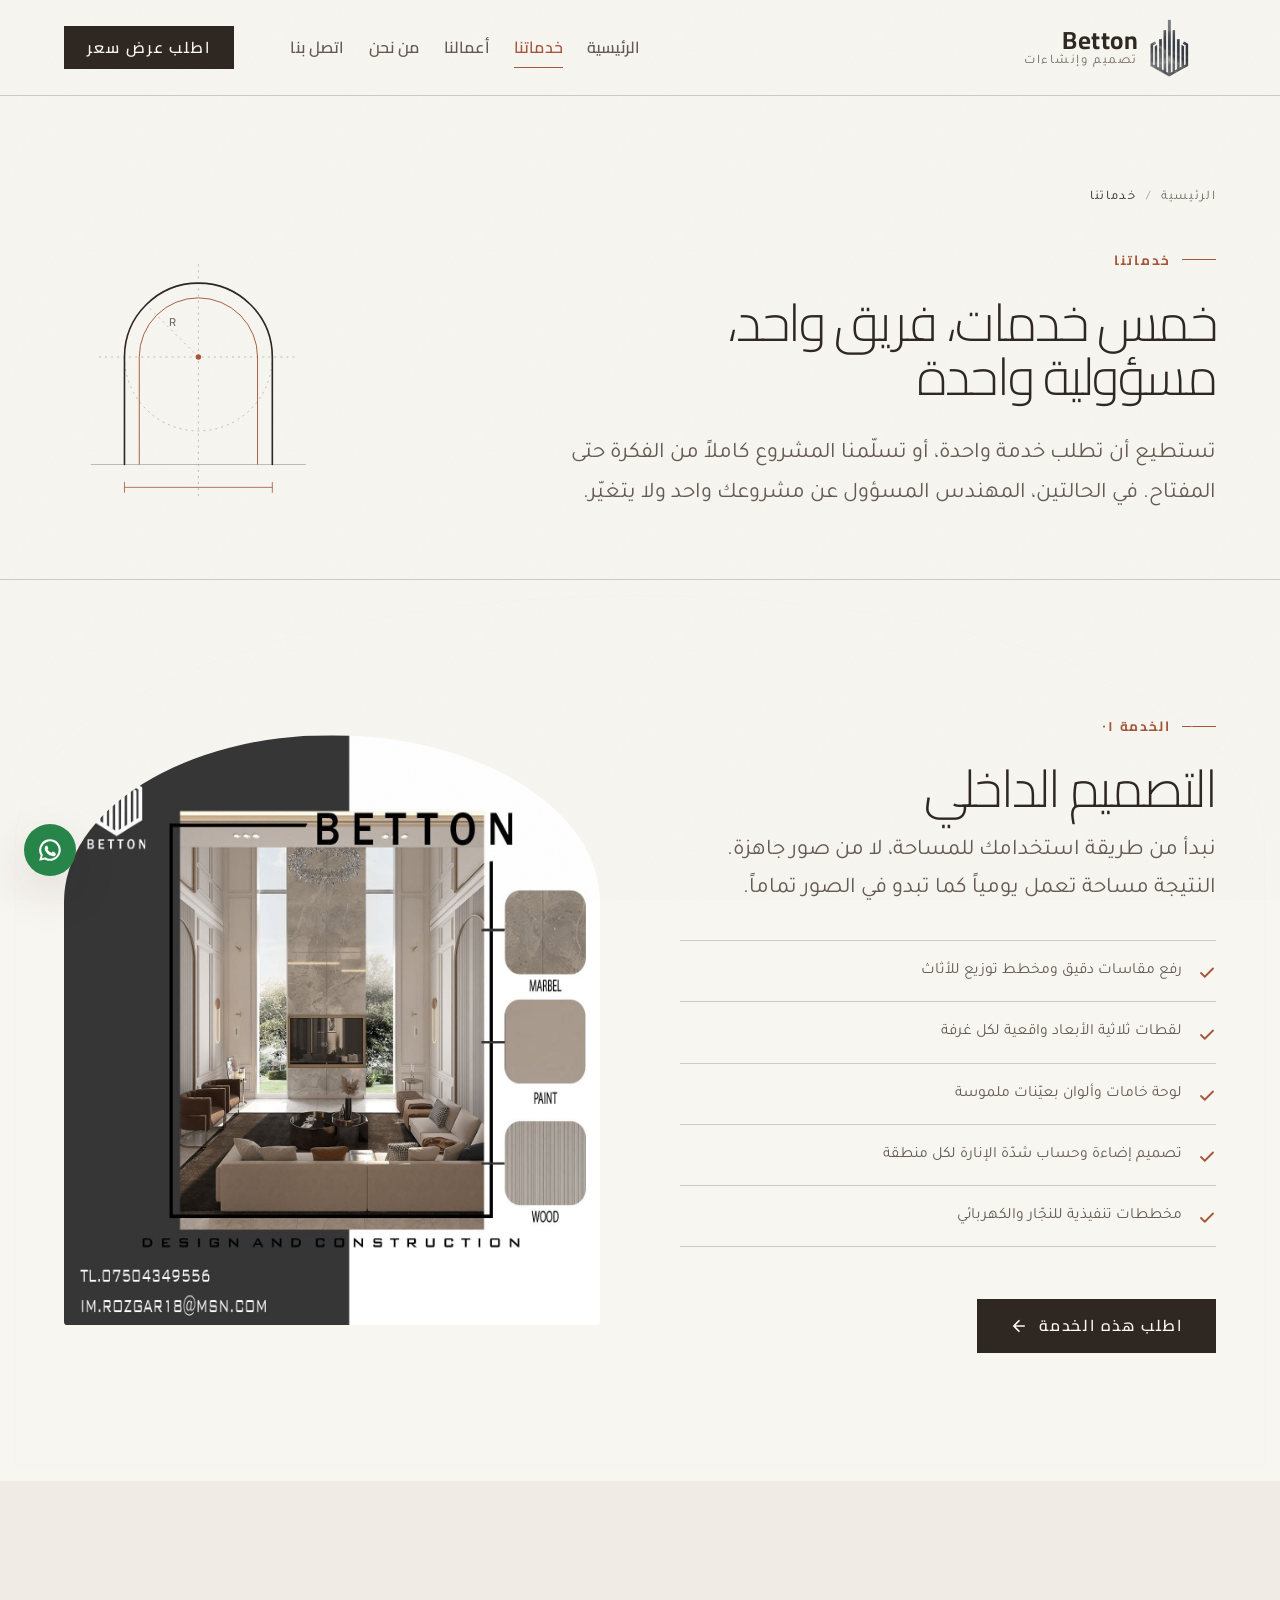
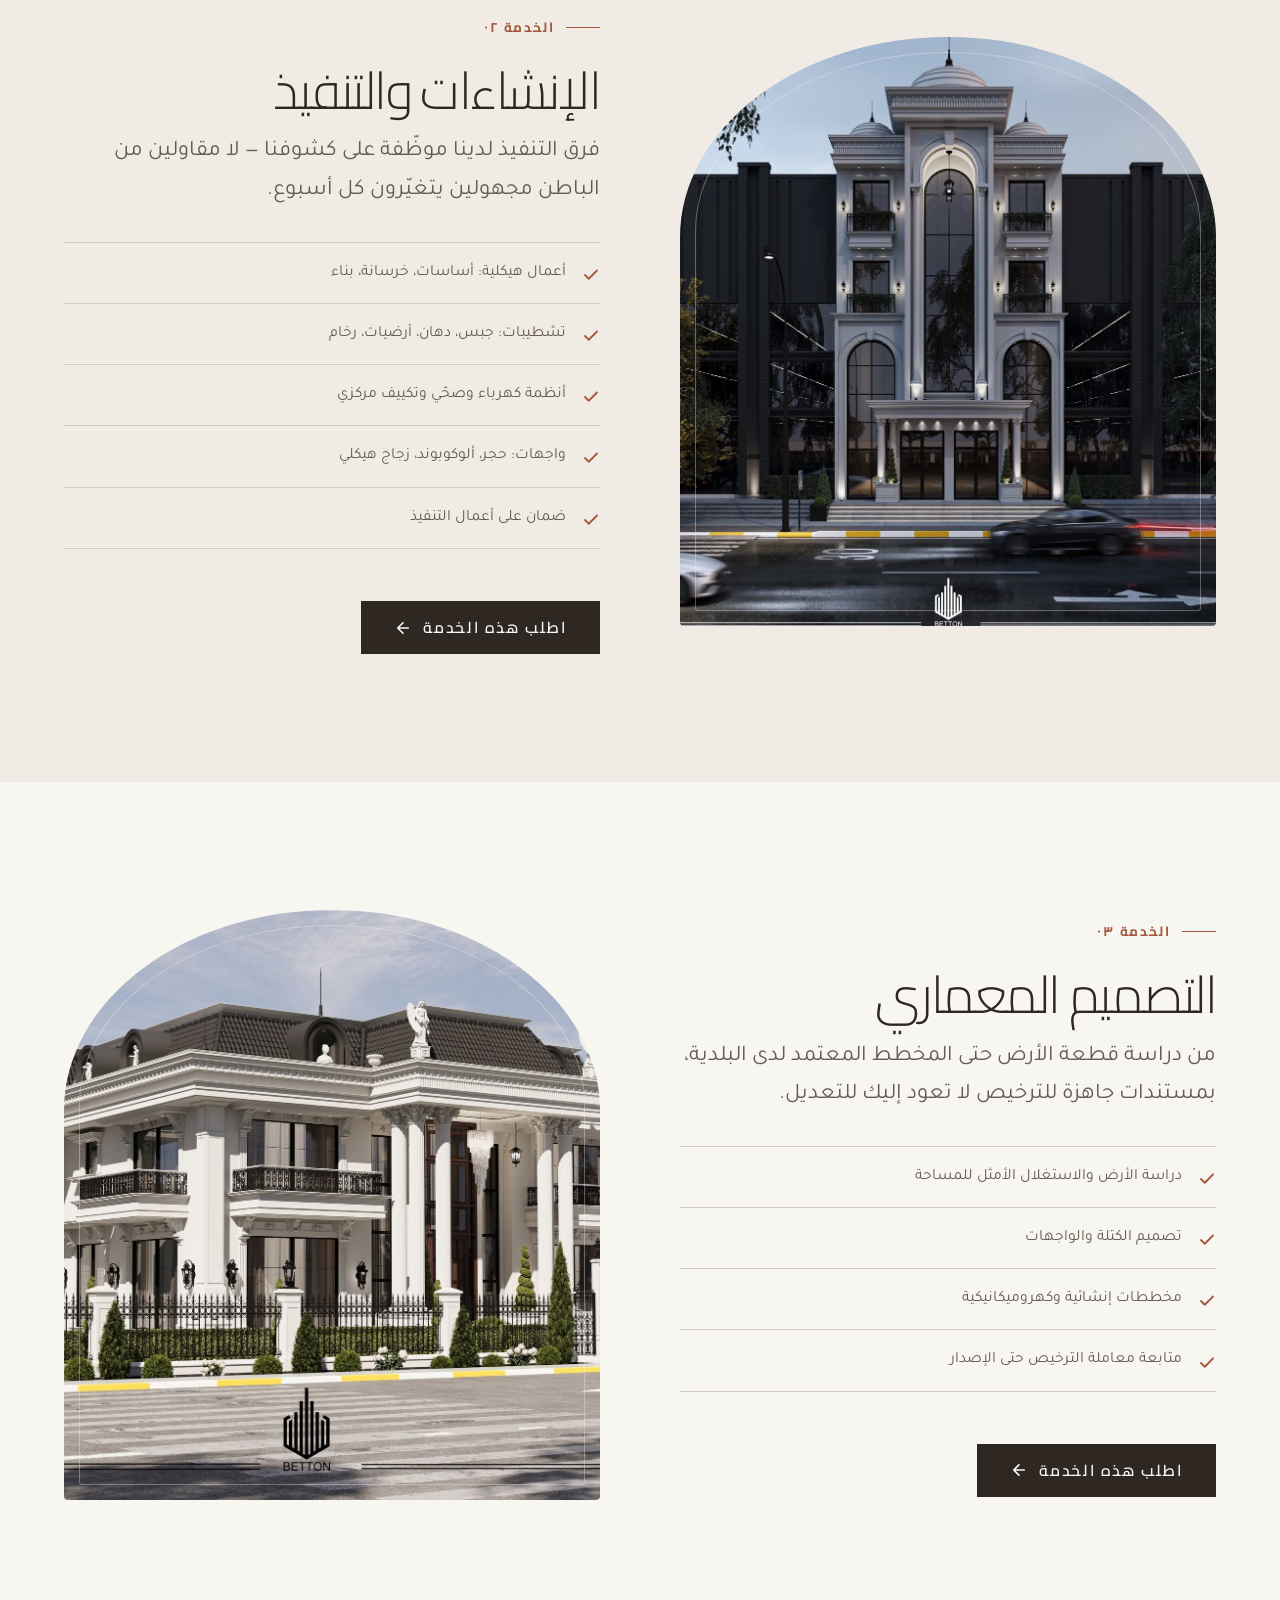
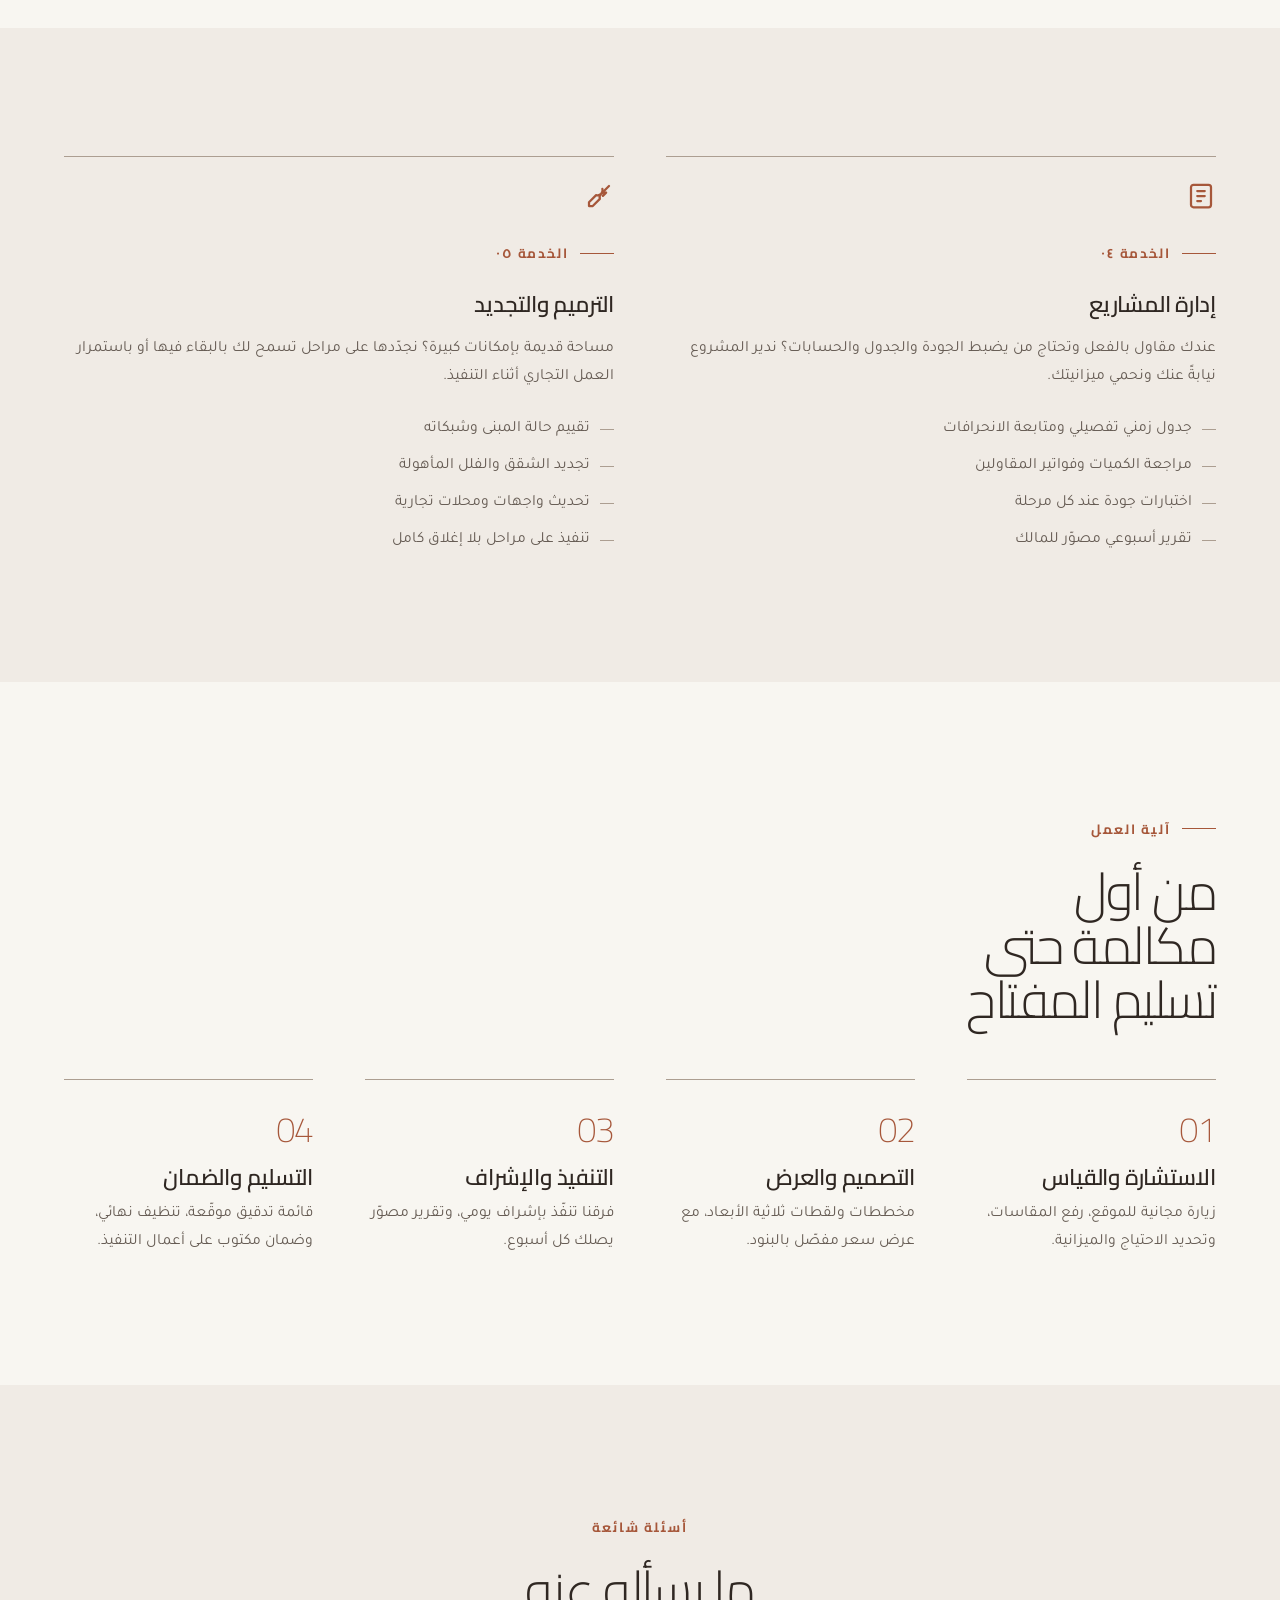
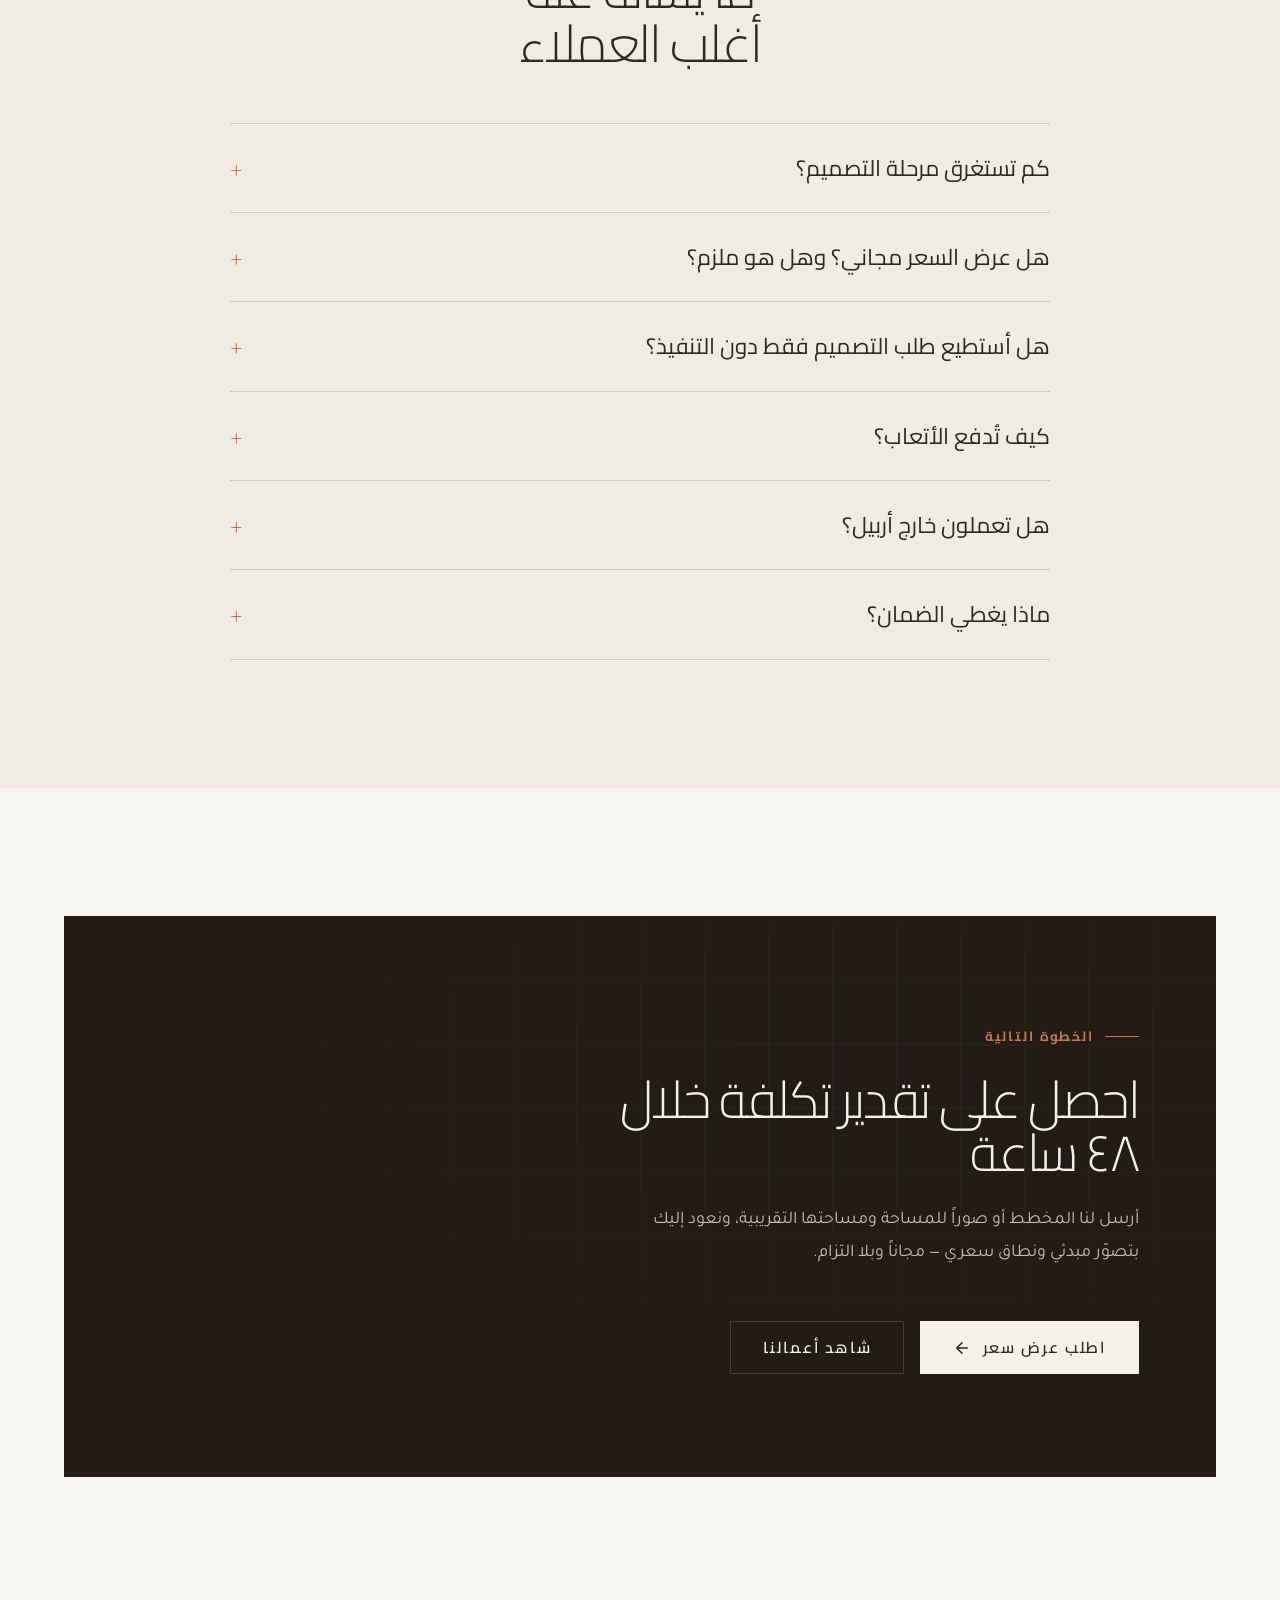
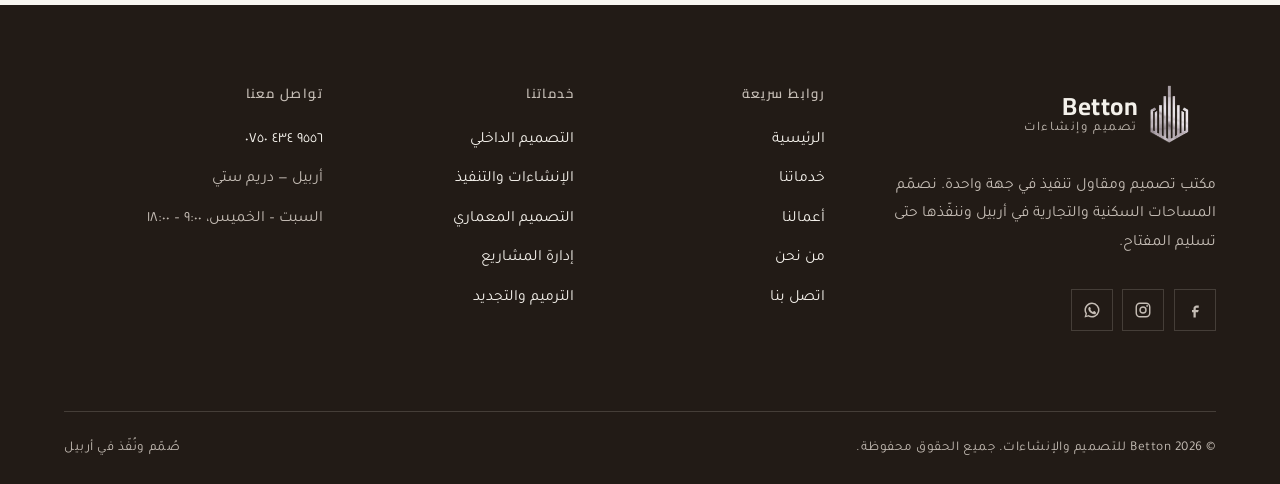
<file: services.html>
<!DOCTYPE html>
<html lang="ar" dir="rtl">
<head>
<meta charset="utf-8">
<meta name="viewport" content="width=device-width, initial-scale=1">
<title>خدماتنا | Betton — تصميم داخلي وإنشاءات</title>
<meta name="description" content="التصميم الداخلي، الإنشاءات والتنفيذ، التصميم المعماري، إدارة المشاريع، والترميم — خمس خدمات متكاملة تحت إشراف فريق هندسي واحد في أربيل.">
<meta name="theme-color" content="#f5efe4">
<link rel="icon" href="assets/img/brand/favicon.png" type="image/png">

<meta property="og:type" content="website">
<meta property="og:title" content="خدماتنا | Betton">
<meta property="og:description" content="خمس خدمات متكاملة من التصميم حتى تسليم المفتاح.">
<meta property="og:image" content="assets/img/brand/og-cover.jpg">
<meta property="og:image:width" content="1200">
<meta property="og:image:height" content="630">
<meta property="og:site_name" content="Betton">
<meta name="twitter:card" content="summary_large_image">
<meta property="og:locale" content="ar_IQ">

<link rel="preconnect" href="https://fonts.googleapis.com">
<link rel="preconnect" href="https://fonts.gstatic.com" crossorigin>
<link href="https://fonts.googleapis.com/css2?family=Cairo:wght@200;300;400;600;700&family=Tajawal:wght@300;400;500;700&display=swap" rel="stylesheet">
<link rel="stylesheet" href="assets/css/style.css">
<script>document.documentElement.classList.add('js');</script>
</head>
<body>
<div class="scroll-progress" aria-hidden="true"></div>

<a class="skip-link" href="#main">تخطَّ إلى المحتوى</a>

<!-- ===================== الترويسة ===================== -->
<header class="header">
  <div class="header__inner">
    <a class="brand" href="index.html" aria-label="Betton — الصفحة الرئيسية">
      <img class="brand__mark" src="assets/img/brand/betton-mark-dark.png" alt="" width="512" height="450">
      <span class="brand__text">
        <span class="brand__name">Betton</span>
        <span class="brand__tag">تصميم وإنشاءات</span>
      </span>
    </a>

    <button class="burger" type="button" aria-label="فتح القائمة" aria-expanded="false" aria-controls="site-nav">
      <span></span><span></span><span></span>
    </button>

    <nav class="nav" id="site-nav" aria-label="القائمة الرئيسية">
      <ul class="nav__list">
        <li><a class="nav__link" href="index.html">الرئيسية</a></li>
        <li><a class="nav__link" href="services.html">خدماتنا</a></li>
        <li><a class="nav__link" href="projects.html">أعمالنا</a></li>
        <li><a class="nav__link" href="about.html">من نحن</a></li>
        <li><a class="nav__link" href="contact.html">اتصل بنا</a></li>
      </ul>
      <a class="btn btn--block nav__cta" href="contact.html">اطلب عرض سعر</a>
    </nav>

    <a class="btn btn--sm header__cta" href="contact.html">اطلب عرض سعر</a>
  </div>
</header>

<main id="main">

  <!-- ===================== ترويسة الصفحة ===================== -->
  <section class="page-hero">
    <div class="container page-hero__grid">
        <div class="page-hero__text">
        <ol class="crumbs">
          <li><a href="index.html">الرئيسية</a></li>
          <li aria-current="page">خدماتنا</li>
        </ol>
        <span class="eyebrow">خدماتنا</span>
        <h1 data-reveal="text"><span class="rise">خمس خدمات، فريق واحد، مسؤولية واحدة</span></h1>
        <p>
          تستطيع أن تطلب خدمة واحدة، أو تسلّمنا المشروع كاملاً من الفكرة حتى المفتاح.
          في الحالتين، المهندس المسؤول عن مشروعك واحد ولا يتغيّر.
        </p>
        </div>

      <!-- Symbol fuer Architektur: der Rundbogen samt der Geometrie,
           aus der er konstruiert wird - Zirkelkreis, Mittelachse,
           Kaempferlinie, Radius und Bemassung. -->
      <svg class="hero-symbol" data-reveal="symbol" viewBox="0 0 400 480" aria-hidden="true">
        <g class="hs-guide">
          <circle cx="200" cy="250" r="110"/>
          <path d="M200 112V462"/>
          <path d="M52 250h296"/>
          <path d="M200 250 122 172"/>
        </g>
        <g class="hs-ground"><path pathLength="1" d="M40 410h320"/></g>
        <g class="hs-arch"><path pathLength="1" d="M90 410V250a110 110 0 0 1 220 0v160"/></g>
        <g class="hs-inner"><path pathLength="1" d="M112 410V250a88 88 0 0 1 176 0v160"/></g>
        <g class="hs-dim">
          <path pathLength="1" d="M90 444h220"/>
          <path pathLength="1" d="M90 436v16"/>
          <path pathLength="1" d="M310 436v16"/>
        </g>
        <circle class="hs-point" cx="200" cy="250" r="4"/>
        <text class="hs-label" x="166" y="204">R</text>
      </svg>
    </div>
  </section>

  <!-- ===================== 1. التصميم الداخلي ===================== -->
  <section class="section" id="interior">
    <div class="container split">
      <div data-reveal>
        <span class="eyebrow">الخدمة ٠١</span>
        <h2>التصميم الداخلي</h2>
        <p class="lead" style="margin-block-start:var(--sp-2)">
          نبدأ من طريقة استخدامك للمساحة، لا من صور جاهزة. النتيجة مساحة
          تعمل يومياً كما تبدو في الصور تماماً.
        </p>
        <ul class="checklist">
          <li><svg viewBox="0 0 24 24" fill="none" stroke="currentColor" stroke-width="2.4" stroke-linecap="round" stroke-linejoin="round" aria-hidden="true"><path d="M20 6L9 17l-5-5"/></svg><span>رفع مقاسات دقيق ومخطط توزيع للأثاث</span></li>
          <li><svg viewBox="0 0 24 24" fill="none" stroke="currentColor" stroke-width="2.4" stroke-linecap="round" stroke-linejoin="round" aria-hidden="true"><path d="M20 6L9 17l-5-5"/></svg><span>لقطات ثلاثية الأبعاد واقعية لكل غرفة</span></li>
          <li><svg viewBox="0 0 24 24" fill="none" stroke="currentColor" stroke-width="2.4" stroke-linecap="round" stroke-linejoin="round" aria-hidden="true"><path d="M20 6L9 17l-5-5"/></svg><span>لوحة خامات وألوان بعيّنات ملموسة</span></li>
          <li><svg viewBox="0 0 24 24" fill="none" stroke="currentColor" stroke-width="2.4" stroke-linecap="round" stroke-linejoin="round" aria-hidden="true"><path d="M20 6L9 17l-5-5"/></svg><span>تصميم إضاءة وحساب شدّة الإنارة لكل منطقة</span></li>
          <li><svg viewBox="0 0 24 24" fill="none" stroke="currentColor" stroke-width="2.4" stroke-linecap="round" stroke-linejoin="round" aria-hidden="true"><path d="M20 6L9 17l-5-5"/></svg><span>مخططات تنفيذية للنجّار والكهربائي</span></li>
        </ul>
        <div class="btn-row">
          <a class="btn" href="contact.html">اطلب هذه الخدمة
            <svg class="icon" width="18" height="18" viewBox="0 0 24 24" fill="none" stroke="currentColor" stroke-width="2.2" stroke-linecap="round" stroke-linejoin="round" aria-hidden="true"><path d="M19 12H5M12 19l-7-7 7-7"/></svg>
          </a>
        </div>
      </div>
      <div class="split__media_about" data-reveal="media" data-reveal-delay="120">
        <img src="assets/img/projects/interiordesign/interiordesign-17.jpg" alt="منزل في فيوتشر ستي — تصميم داخلي" loading="lazy" width="1200" height="900">
      </div>
    </div>
  </section>

  <!-- ===================== 2. الإنشاءات ===================== -->
  <section class="section section--alt" id="build">
    <div class="container split">
      <div class="split__media" data-reveal="media">
        <img src="assets/img/projects/32parksarbasty.jpg" alt="مشروع سكني في آزادي — أعمال إنشائية" loading="lazy" width="1200" height="900">
      </div>
      <div data-reveal data-reveal-delay="120">
        <span class="eyebrow">الخدمة ٠٢</span>
        <h2>الإنشاءات والتنفيذ</h2>
        <p class="lead" style="margin-block-start:var(--sp-2)">
          فرق التنفيذ لدينا موظّفة على كشوفنا — لا مقاولين من الباطن مجهولين
          يتغيّرون كل أسبوع.
        </p>
        <ul class="checklist">
          <li><svg viewBox="0 0 24 24" fill="none" stroke="currentColor" stroke-width="2.4" stroke-linecap="round" stroke-linejoin="round" aria-hidden="true"><path d="M20 6L9 17l-5-5"/></svg><span>أعمال هيكلية: أساسات، خرسانة، بناء</span></li>
          <li><svg viewBox="0 0 24 24" fill="none" stroke="currentColor" stroke-width="2.4" stroke-linecap="round" stroke-linejoin="round" aria-hidden="true"><path d="M20 6L9 17l-5-5"/></svg><span>تشطيبات: جبس، دهان، أرضيات، رخام</span></li>
          <li><svg viewBox="0 0 24 24" fill="none" stroke="currentColor" stroke-width="2.4" stroke-linecap="round" stroke-linejoin="round" aria-hidden="true"><path d="M20 6L9 17l-5-5"/></svg><span>أنظمة كهرباء وصحّي وتكييف مركزي</span></li>
          <li><svg viewBox="0 0 24 24" fill="none" stroke="currentColor" stroke-width="2.4" stroke-linecap="round" stroke-linejoin="round" aria-hidden="true"><path d="M20 6L9 17l-5-5"/></svg><span>واجهات: حجر، ألوكوبوند، زجاج هيكلي</span></li>
          <li><svg viewBox="0 0 24 24" fill="none" stroke="currentColor" stroke-width="2.4" stroke-linecap="round" stroke-linejoin="round" aria-hidden="true"><path d="M20 6L9 17l-5-5"/></svg><span>ضمان على أعمال التنفيذ</span></li>
        </ul>
        <div class="btn-row">
          <a class="btn" href="contact.html">اطلب هذه الخدمة
            <svg class="icon" width="18" height="18" viewBox="0 0 24 24" fill="none" stroke="currentColor" stroke-width="2.2" stroke-linecap="round" stroke-linejoin="round" aria-hidden="true"><path d="M19 12H5M12 19l-7-7 7-7"/></svg>
          </a>
        </div>
      </div>
    </div>
  </section>

  <!-- ===================== 3. التصميم المعماري ===================== -->
  <section class="section" id="architecture">
    <div class="container split">
      <div data-reveal>
        <span class="eyebrow">الخدمة ٠٣</span>
        <h2>التصميم المعماري</h2>
        <p class="lead" style="margin-block-start:var(--sp-2)">
          من دراسة قطعة الأرض حتى المخطط المعتمد لدى البلدية، بمستندات
          جاهزة للترخيص لا تعود إليك للتعديل.
        </p>
        <ul class="checklist">
          <li><svg viewBox="0 0 24 24" fill="none" stroke="currentColor" stroke-width="2.4" stroke-linecap="round" stroke-linejoin="round" aria-hidden="true"><path d="M20 6L9 17l-5-5"/></svg><span>دراسة الأرض والاستغلال الأمثل للمساحة</span></li>
          <li><svg viewBox="0 0 24 24" fill="none" stroke="currentColor" stroke-width="2.4" stroke-linecap="round" stroke-linejoin="round" aria-hidden="true"><path d="M20 6L9 17l-5-5"/></svg><span>تصميم الكتلة والواجهات</span></li>
          <li><svg viewBox="0 0 24 24" fill="none" stroke="currentColor" stroke-width="2.4" stroke-linecap="round" stroke-linejoin="round" aria-hidden="true"><path d="M20 6L9 17l-5-5"/></svg><span>مخططات إنشائية وكهروميكانيكية</span></li>
          <li><svg viewBox="0 0 24 24" fill="none" stroke="currentColor" stroke-width="2.4" stroke-linecap="round" stroke-linejoin="round" aria-hidden="true"><path d="M20 6L9 17l-5-5"/></svg><span>متابعة معاملة الترخيص حتى الإصدار</span></li>
        </ul>
        <div class="btn-row">
          <a class="btn" href="contact.html">اطلب هذه الخدمة
            <svg class="icon" width="18" height="18" viewBox="0 0 24 24" fill="none" stroke="currentColor" stroke-width="2.2" stroke-linecap="round" stroke-linejoin="round" aria-hidden="true"><path d="M19 12H5M12 19l-7-7 7-7"/></svg>
          </a>
        </div>
      </div>
      <div class="split__media" data-reveal="media" data-reveal-delay="120">
        <img src="assets/img/projects/ganjanCity-2.jpg" alt="مبنى إمباير التجاري — تصميم معماري" loading="lazy" width="1200" height="900">
      </div>
    </div>
  </section>

  <!-- ===================== 4 + 5 ===================== -->
  <section class="section section--alt">
    <div class="container">
      <div class="grid grid--2">
        <article class="card" id="management" data-reveal>
          <div class="card__icon" aria-hidden="true">
            <svg viewBox="0 0 24 24" fill="none" stroke="currentColor" stroke-width="1.8" stroke-linecap="round" stroke-linejoin="round">
              <rect x="4" y="3" width="16" height="18" rx="2"/>
              <path d="M9 8h6M9 12h6M9 16h3"/>
            </svg>
          </div>
          <span class="eyebrow">الخدمة ٠٤</span>
          <h3>إدارة المشاريع</h3>
          <p>
            عندك مقاول بالفعل وتحتاج من يضبط الجودة والجدول والحسابات؟
            ندير المشروع نيابةً عنك ونحمي ميزانيتك.
          </p>
          <ul class="card__list">
            <li>جدول زمني تفصيلي ومتابعة الانحرافات</li>
            <li>مراجعة الكميات وفواتير المقاولين</li>
            <li>اختبارات جودة عند كل مرحلة</li>
            <li>تقرير أسبوعي مصوّر للمالك</li>
          </ul>
        </article>

        <article class="card" id="renovation" data-reveal data-reveal-delay="90">
          <div class="card__icon" aria-hidden="true">
            <svg viewBox="0 0 24 24" fill="none" stroke="currentColor" stroke-width="1.8" stroke-linecap="round" stroke-linejoin="round">
              <path d="M14.7 6.3a4 4 0 01-5 5L4 17v3h3l5.7-5.7a4 4 0 015-5l-2.6 2.6"/>
              <path d="M16 8l4-4"/>
            </svg>
          </div>
          <span class="eyebrow">الخدمة ٠٥</span>
          <h3>الترميم والتجديد</h3>
          <p>
            مساحة قديمة بإمكانات كبيرة؟ نجدّدها على مراحل تسمح لك بالبقاء
            فيها أو باستمرار العمل التجاري أثناء التنفيذ.
          </p>
          <ul class="card__list">
            <li>تقييم حالة المبنى وشبكاته</li>
            <li>تجديد الشقق والفلل المأهولة</li>
            <li>تحديث واجهات ومحلات تجارية</li>
            <li>تنفيذ على مراحل بلا إغلاق كامل</li>
          </ul>
        </article>
      </div>
    </div>
  </section>

  <!-- ===================== كيف نعمل ===================== -->
  <section class="section">
    <div class="container">
      <div class="section-head" data-reveal>
        <span class="eyebrow">آلية العمل</span>
        <h2>من أول مكالمة حتى تسليم المفتاح</h2>
      </div>

      <div class="process">
        <article class="step" data-reveal>
          <h3>الاستشارة والقياس</h3>
          <p>زيارة مجانية للموقع، رفع المقاسات، وتحديد الاحتياج والميزانية.</p>
        </article>
        <article class="step" data-reveal>
          <h3>التصميم والعرض</h3>
          <p>مخططات ولقطات ثلاثية الأبعاد، مع عرض سعر مفصّل بالبنود.</p>
        </article>
        <article class="step" data-reveal>
          <h3>التنفيذ والإشراف</h3>
          <p>فرقنا تنفّذ بإشراف يومي، وتقرير مصوّر يصلك كل أسبوع.</p>
        </article>
        <article class="step" data-reveal>
          <h3>التسليم والضمان</h3>
          <p>قائمة تدقيق موقّعة، تنظيف نهائي، وضمان مكتوب على أعمال التنفيذ.</p>
        </article>
      </div>
    </div>
  </section>

  <!-- ===================== أسئلة شائعة ===================== -->
  <section class="section section--alt">
    <div class="container">
      <div class="section-head section-head--center" data-reveal>
        <span class="eyebrow">أسئلة شائعة</span>
        <h2>ما يسأله عنه أغلب العملاء</h2>
      </div>

      <div class="faq" style="max-inline-size:820px;margin-inline:auto">
        <details data-reveal>
          <summary>كم تستغرق مرحلة التصميم؟</summary>
          <div class="faq__body">
            للشقق والفلل عادةً بين أسبوعين وأربعة أسابيع من تاريخ رفع المقاسات،
            حسب المساحة وعدد جولات التعديل. للمشاريع التجارية والمكتبية تبدأ من
            ثلاثة أسابيع. نضع الموعد كتابةً في العقد.
          </div>
        </details>

        <details data-reveal>
          <summary>هل عرض السعر مجاني؟ وهل هو ملزم؟</summary>
          <div class="faq__body">
            الزيارة الأولى والتصوّر المبدئي وتقدير التكلفة مجانية بالكامل وبلا
            التزام. بعد اعتماد التصميم نصدر عرضاً تفصيلياً بالبنود والكميات،
            وهو ثابت طوال مدة العقد ما لم تطلب أنت تغييراً.
          </div>
        </details>

        <details data-reveal>
          <summary>هل أستطيع طلب التصميم فقط دون التنفيذ؟</summary>
          <div class="faq__body">
            نعم. نسلّمك حزمة تصميم كاملة (مخططات تنفيذية، لوحة خامات، جداول
            كميات) تستطيع تنفيذها مع أي مقاول. وإن رغبت، نتابع الجودة لك
            كخدمة إدارة مشروع منفصلة.
          </div>
        </details>

        <details data-reveal>
          <summary>كيف تُدفع الأتعاب؟</summary>
          <div class="faq__body">
            على دفعات مرتبطة بإنجاز مراحل محددة في العقد — لا دفعات مقدّمة
            كبيرة. كل دفعة تُستحق بعد تسليم مرحلتها واعتمادك لها.
          </div>
        </details>

        <details data-reveal>
          <summary>هل تعملون خارج أربيل؟</summary>
          <div class="faq__body">
            نعم، ننفّذ مشاريع في أربيل وبغداد. للمشاريع خارج أربيل
            نضيف بند تنقّل وإقامة يُوضَّح صراحةً في عرض السعر.
          </div>
        </details>

        <details data-reveal>
          <summary>ماذا يغطي الضمان؟</summary>
          <div class="faq__body">
            الضمان يشمل أعمال التنفيذ والتشطيب وشبكات الكهرباء والصحّي
            التي نفّذناها. الأجهزة والمواد المورّدة تبقى تحت ضمان مصنّعها،
            ونتولّى نحن متابعة المطالبة نيابةً عنك.
          </div>
        </details>
      </div>
    </div>
  </section>

  <!-- ===================== دعوة للتواصل ===================== -->
  <section class="section">
    <div class="container">
      <div class="cta" data-reveal>
        <span class="eyebrow" style="justify-content:center">الخطوة التالية</span>
        <h2>احصل على تقدير تكلفة خلال ٤٨ ساعة</h2>
        <p>أرسل لنا المخطط أو صوراً للمساحة ومساحتها التقريبية، ونعود إليك بتصوّر مبدئي ونطاق سعري — مجاناً وبلا التزام.</p>
        <div class="btn-row">
          <a class="btn" href="contact.html">اطلب عرض سعر
            <svg class="icon" width="18" height="18" viewBox="0 0 24 24" fill="none" stroke="currentColor" stroke-width="2.2" stroke-linecap="round" stroke-linejoin="round" aria-hidden="true"><path d="M19 12H5M12 19l-7-7 7-7"/></svg>
          </a>
          <a class="btn btn--ghost" href="projects.html">شاهد أعمالنا</a>
        </div>
      </div>
    </div>
  </section>

</main>

<!-- ===================== التذييل ===================== -->
<footer class="footer">
  <div class="container">
    <div class="footer__grid">
      <div>
        <a class="brand" href="index.html">
          <img class="brand__mark" src="assets/img/brand/betton-mark.png" alt="" width="512" height="450">
          <span class="brand__text">
            <span class="brand__name">Betton</span>
            <span class="brand__tag">تصميم وإنشاءات</span>
          </span>
        </a>
        <p style="margin-block-start:var(--sp-2);max-inline-size:38ch">
          مكتب تصميم ومقاول تنفيذ في جهة واحدة. نصمّم المساحات السكنية والتجارية
          في أربيل وننفّذها حتى تسليم المفتاح.
        </p>
        <div class="socials">
          <a href="https://www.facebook.com/jantekstil/" target="_blank" rel="noopener" aria-label="فيسبوك">
            <svg viewBox="0 0 24 24" fill="currentColor" aria-hidden="true"><path d="M14 9h3V6h-3c-2.2 0-4 1.8-4 4v2H8v3h2v7h3v-7h3l1-3h-4v-2c0-.6.4-1 1-1z"/></svg>
          </a>
          <a href="https://www.instagram.com/betton_design_construction/" target="_blank" rel="noopener" aria-label="إنستغرام">
            <svg viewBox="0 0 24 24" fill="none" stroke="currentColor" stroke-width="1.9" aria-hidden="true"><rect x="3" y="3" width="18" height="18" rx="5"/><circle cx="12" cy="12" r="4"/><circle cx="17.5" cy="6.5" r="1.2" fill="currentColor" stroke="none"/></svg>
          </a>
          <a href="https://wa.me/9647504349556" target="_blank" rel="noopener" aria-label="واتساب">
            <svg viewBox="0 0 24 24" fill="currentColor" aria-hidden="true"><path d="M12 2a10 10 0 00-8.6 15.1L2 22l5-1.3A10 10 0 1012 2zm0 18a8 8 0 01-4.1-1.1l-.3-.2-3 .8.8-2.9-.2-.3A8 8 0 1112 20zm4.4-5.8c-.2-.1-1.4-.7-1.6-.8-.2-.1-.4-.1-.5.1l-.7.9c-.1.2-.3.2-.5.1a6.5 6.5 0 01-3.2-2.8c-.1-.2 0-.4.1-.5l.4-.5c.1-.2.1-.3 0-.5l-.7-1.7c-.2-.4-.4-.4-.5-.4h-.5c-.2 0-.5.1-.7.3-.2.3-.9.9-.9 2.2s.9 2.5 1 2.7c.1.2 1.8 2.8 4.4 3.8 1.7.6 2.3.7 3.1.6.5-.1 1.4-.6 1.6-1.2.2-.6.2-1.1.1-1.2 0-.1-.2-.2-.4-.3z"/></svg>
          </a>
        </div>
      </div>

      <div>
        <h4>روابط سريعة</h4>
        <ul class="footer__links">
          <li><a href="index.html">الرئيسية</a></li>
          <li><a href="services.html">خدماتنا</a></li>
          <li><a href="projects.html">أعمالنا</a></li>
          <li><a href="about.html">من نحن</a></li>
          <li><a href="contact.html">اتصل بنا</a></li>
        </ul>
      </div>

      <div>
        <h4>خدماتنا</h4>
        <ul class="footer__links">
          <li><a href="services.html#interior">التصميم الداخلي</a></li>
          <li><a href="services.html#build">الإنشاءات والتنفيذ</a></li>
          <li><a href="services.html#architecture">التصميم المعماري</a></li>
          <li><a href="services.html#management">إدارة المشاريع</a></li>
          <li><a href="services.html#renovation">الترميم والتجديد</a></li>
        </ul>
      </div>

      <div>
        <h4>تواصل معنا</h4>
        <ul class="footer__links">
          <li><a href="tel:+9647504349556">٠٧٥٠ ٤٣٤ ٩٥٥٦</a></li>
          <li>أربيل — دريم ستي</li>
          <li>السبت – الخميس، ٩:٠٠ – ١٨:٠٠</li>
        </ul>
      </div>
    </div>

    <div class="footer__bottom">
      <span>© <span data-year>2026</span> Betton للتصميم والإنشاءات. جميع الحقوق محفوظة.</span>
      <span>صُمّم ونُفّذ في أربيل</span>
    </div>
  </div>
</footer>

<button class="to-top" type="button" aria-label="العودة إلى الأعلى">
  <svg width="20" height="20" viewBox="0 0 24 24" fill="none" stroke="currentColor" stroke-width="2.4" stroke-linecap="round" stroke-linejoin="round" aria-hidden="true"><path d="M12 19V5M5 12l7-7 7 7"/></svg>
</button>

<a class="wa-float" href="https://wa.me/9647504349556" target="_blank" rel="noopener" aria-label="تواصل عبر واتساب">
  <svg viewBox="0 0 24 24" fill="currentColor" aria-hidden="true"><path d="M12 2a10 10 0 00-8.6 15.1L2 22l5-1.3A10 10 0 1012 2zm0 18a8 8 0 01-4.1-1.1l-.3-.2-3 .8.8-2.9-.2-.3A8 8 0 1112 20zm4.4-5.8c-.2-.1-1.4-.7-1.6-.8-.2-.1-.4-.1-.5.1l-.7.9c-.1.2-.3.2-.5.1a6.5 6.5 0 01-3.2-2.8c-.1-.2 0-.4.1-.5l.4-.5c.1-.2.1-.3 0-.5l-.7-1.7c-.2-.4-.4-.4-.5-.4h-.5c-.2 0-.5.1-.7.3-.2.3-.9.9-.9 2.2s.9 2.5 1 2.7c.1.2 1.8 2.8 4.4 3.8 1.7.6 2.3.7 3.1.6.5-.1 1.4-.6 1.6-1.2.2-.6.2-1.1.1-1.2 0-.1-.2-.2-.4-.3z"/></svg>
</a>

<script src="assets/js/main.js" defer></script>
</body>
</html>
</file>
<file: assets/css/style.css>
/* ==========================================================================
   Betton — Design & Construction
   Editoriales Layout: Creme/Sand als Grund, Espresso für Schrift und
   dunkle Bänder, Terrakotta als einziger Akzent.

   Leitidee: große, leichte Überschriften, dünne Linien statt Kästen,
   Projekte als nummerierter Index statt als Kachelwand.
   Sprache: Arabisch (RTL) — Logical Properties durchgehend verwendet.
   ========================================================================== */

/* --------------------------------------------------------------------------
   1. Design Tokens
   -------------------------------------------------------------------------- */
:root {
  /* Warme Naturtöne — die Palette der Innenarchitektur */
  --bg:            hsl(38 33% 96%);
  --bg-2:          hsl(35 26% 92%);
  --surface:       hsl(40 40% 98%);

  --ink:           hsl(24 16% 16%);
  --text:          hsl(24 14% 20%);
  /* Kontrast gegen den Cremegrund geprüft: muted 6,3:1, dim 4,6:1.
     Vorher lag dim bei 55 % Helligkeit und damit auf 3,1:1 — unter AA. */
  --text-muted:    hsl(28 10% 36%);
  --text-dim:      hsl(28 9% 42%);

  --line:          hsl(30 16% 79%);
  --line-strong:   hsl(30 14% 62%);

  --accent:        hsl(16 48% 44%);
  --accent-soft:   hsl(16 44% 56%);
  --accent-tint:   hsl(16 48% 44% / .09);
  --on-accent:     hsl(38 33% 97%);

  /* Dunkle Bänder */
  --dark:          hsl(24 20% 11%);
  --dark-2:        hsl(24 16% 16%);
  --dark-text:     hsl(38 28% 94%);
  --dark-muted:    hsl(32 12% 74%);
  --dark-line:     hsl(38 28% 94% / .16);

  /* Typografie */
  --font-head: "Cairo", "Tajawal", "Segoe UI", Tahoma, sans-serif;
  --font-body: "Tajawal", "Cairo", "Segoe UI", Tahoma, sans-serif;

  /* Kleinstufe angehoben — sie trägt Bildunterschriften, Formularlabels,
     Kennzahlbeschriftungen und Fußzeile, war auf .82rem zu klein */
  --step--1: clamp(.88rem, .84rem + .2vw, .98rem);
  --step-0:  clamp(1rem, .96rem + .25vw, 1.12rem);
  --step-1:  clamp(1.15rem, 1.05rem + .5vw, 1.4rem);
  --step-2:  clamp(1.5rem, 1.2rem + 1.4vw, 2.2rem);
  --step-3:  clamp(1.9rem, 1.4rem + 2.3vw, 3.3rem);
  --step-4:  clamp(2.4rem, 1.6rem + 3.9vw, 5.1rem);

  /* Abstände */
  --sp-1: .5rem;
  --sp-2: 1rem;
  --sp-3: 1.5rem;
  --sp-4: 2rem;
  --sp-5: 3.25rem;
  --sp-6: 5rem;
  --sp-7: 8rem;

  --section-y: clamp(5rem, 10vw, 10rem);
  --container: 1320px;
  --gutter: clamp(1.25rem, 5vw, 4rem);

  --radius-sm: 4px;
  --radius:    6px;

  --shadow:    0 18px 48px hsl(24 25% 15% / .12);
  --shadow-lg: 0 36px 90px hsl(24 25% 15% / .18);

  --ease: cubic-bezier(.22, 1, .36, 1);
  --dur: .5s;

  /* Höher als vorher (84px), damit Logo und Firmenname mehr Raum haben */
  --header-h: 96px;
}

/* --------------------------------------------------------------------------
   2. Reset & Basis
   -------------------------------------------------------------------------- */
*, *::before, *::after { box-sizing: border-box; }
* { margin: 0; }

html {
  scroll-behavior: smooth;
  scroll-padding-top: calc(var(--header-h) + 1rem);
  -webkit-text-size-adjust: 100%;
}

body {
  font-family: var(--font-body);
  font-size: var(--step-0);
  line-height: 1.8;
  color: var(--text);
  background: var(--bg);
  overflow-x: hidden;
  -webkit-font-smoothing: antialiased;
  text-rendering: optimizeLegibility;
}

body.is-locked { overflow: hidden; }

img, svg, video { display: block; max-width: 100%; height: auto; }
a { color: inherit; text-decoration: none; }

/* Telefonnummern von links nach rechts lesen.
   `direction: ltr` genügt hier nicht: arabisch-indische Ziffern gelten im
   Bidi-Algorithmus als Arabic Number und werden auch in einem LTR-Absatz
   auf Einbettungsebene 2 gehoben — die durch Leerzeichen getrennten Gruppen
   kippen dadurch trotzdem in RTL-Reihenfolge. Erst `isolate-override`
   erzwingt die Leserichtung und kapselt sie gleichzeitig vom Umfeld ab. */
a[href^="tel:"] {
  direction: ltr;
  unicode-bidi: isolate-override;
}
button, input, textarea, select { font: inherit; color: inherit; }

/* Große Überschriften bewusst leicht — das trägt den editorialen Charakter */
h1, h2 {
  font-family: var(--font-head);
  font-weight: 300;
  line-height: 1.04;
  letter-spacing: -.03em;
  color: var(--ink);
}
h3, h4 {
  font-family: var(--font-head);
  font-weight: 600;
  line-height: 1.3;
  letter-spacing: -.01em;
  color: var(--ink);
}

h1 { font-size: var(--step-4); }
h2 { font-size: var(--step-3); }
h3 { font-size: var(--step-1); }

p { text-wrap: pretty; }

::selection { background: var(--accent); color: var(--on-accent); }

:focus-visible {
  outline: 1px solid var(--accent);
  outline-offset: 4px;
}

.sr-only {
  position: absolute;
  width: 1px; height: 1px;
  padding: 0; margin: -1px;
  overflow: hidden;
  clip-path: inset(50%);
  white-space: nowrap;
}

.skip-link {
  position: absolute;
  inset-block-start: -100px;
  inset-inline-start: var(--sp-2);
  z-index: 200;
  padding: .7rem 1.2rem;
  background: var(--ink);
  color: var(--on-accent);
  font-weight: 700;
  transition: inset-block-start .25s var(--ease);
}
.skip-link:focus { inset-block-start: 0; }

/* --------------------------------------------------------------------------
   3. Layout-Helfer
   -------------------------------------------------------------------------- */
.container {
  width: 100%;
  max-width: var(--container);
  margin-inline: auto;
  padding-inline: var(--gutter);
}

.section { padding-block: var(--section-y); position: relative; }
.section--tight { padding-block: clamp(3rem, 6vw, 5.5rem); }
.section--alt { background: var(--bg-2); }
.section--line { border-block-start: 1px solid var(--line); }

.grid { display: grid; gap: var(--sp-5); }
@media (min-width: 700px) {
  .grid--2 { grid-template-columns: repeat(2, 1fr); }
  .grid--3 { grid-template-columns: repeat(2, 1fr); }
  .grid--4 { grid-template-columns: repeat(2, 1fr); }
}
@media (min-width: 1000px) {
  .grid--3 { grid-template-columns: repeat(3, 1fr); }
  .grid--4 { grid-template-columns: repeat(4, 1fr); }
}

/* --------------------------------------------------------------------------
   4. Section-Kopf
   -------------------------------------------------------------------------- */
.eyebrow {
  display: inline-flex;
  align-items: center;
  gap: .7rem;
  font-family: var(--font-head);
  font-size: .84rem;
  font-weight: 700;
  letter-spacing: .14em;
  color: var(--accent);
  text-transform: uppercase;
  margin-block-end: var(--sp-3);
}
.eyebrow::before {
  content: "";
  inline-size: 34px;
  block-size: 1px;
  background: currentColor;
}

.section-head { max-inline-size: 26ch; margin-block-end: var(--sp-5); }
.section-head--center { margin-inline: auto; text-align: center; max-inline-size: 30ch; }
.section-head--center .eyebrow::before { display: none; }
.section-head p {
  color: var(--text-muted);
  margin-block-start: var(--sp-3);
  font-size: var(--step-0);
  max-inline-size: 54ch;
}
.section-head--center p { margin-inline: auto; }

.lead { font-size: var(--step-1); color: var(--text-muted); line-height: 1.7; }

/* Zweispaltiger Kopf: Titel links, Fließtext rechts (editoriale Trennung) */
.head-split { display: grid; gap: var(--sp-4); margin-block-end: var(--sp-6); }
@media (min-width: 940px) {
  .head-split { grid-template-columns: 1.1fr .9fr; align-items: end; gap: var(--sp-6); }
  .head-split p { margin-block-end: .4rem; }
}
.head-split h2 { max-inline-size: 16ch; }
.head-split p { color: var(--text-muted); max-inline-size: 48ch; }

/* --------------------------------------------------------------------------
   5. Buttons
   -------------------------------------------------------------------------- */
.btn {
  --btn-bg: var(--ink);
  --btn-fg: var(--on-accent);
  display: inline-flex;
  align-items: center;
  justify-content: center;
  gap: .7rem;
  padding: 1.05rem 2rem;
  font-family: var(--font-head);
  font-weight: 600;
  font-size: var(--step--1);
  letter-spacing: .12em;
  text-transform: uppercase;
  line-height: 1;
  color: var(--btn-fg);
  background: var(--btn-bg);
  border: 1px solid var(--btn-bg);
  border-radius: 0;
  cursor: pointer;
  transition: background-color var(--dur) var(--ease),
              color var(--dur) var(--ease),
              border-color var(--dur) var(--ease);
}
.btn:hover { background: var(--accent); border-color: var(--accent); color: var(--on-accent); }

.btn .icon { transition: transform var(--dur) var(--ease); }
/* RTL: Pfeil zeigt nach links → beim Hover nach links wandern */
.btn:hover .icon { transform: translateX(-5px); }

.btn--ghost {
  --btn-bg: transparent;
  --btn-fg: var(--ink);
  border-color: var(--line-strong);
}
.btn--ghost:hover { background: var(--ink); border-color: var(--ink); color: var(--on-accent); }

.btn--sm { padding: .8rem 1.4rem; }
.btn--block { inline-size: 100%; }

.btn-row {
  display: flex;
  flex-wrap: wrap;
  gap: var(--sp-2);
  margin-block-start: var(--sp-5);
}

.link-arrow {
  display: inline-flex;
  align-items: center;
  gap: .6rem;
  font-family: var(--font-head);
  font-weight: 600;
  font-size: var(--step--1);
  letter-spacing: .1em;
  text-transform: uppercase;
  color: var(--accent);
  padding-block-end: .4rem;
  border-block-end: 1px solid currentColor;
  transition: gap var(--dur) var(--ease);
}
.link-arrow:hover { gap: 1.1rem; }

/* --------------------------------------------------------------------------
   6. Header / Navigation
   -------------------------------------------------------------------------- */
.header {
  position: fixed;
  inset-block-start: 0;
  inset-inline: 0;
  z-index: 100;
  block-size: var(--header-h);
  display: flex;
  align-items: center;
  transition: background-color .4s var(--ease);
  /* Trennlinie immer sichtbar, nicht erst beim Scrollen — sie gehört zur
     Gestaltung, nicht zum Scroll-Zustand. Beim Scrollen kommt nur noch
     Hintergrund und Weichzeichner dazu. */
  border-block-end: 1px solid var(--line);
}
.header.is-stuck {
  background: hsl(38 33% 96% / .88);
  backdrop-filter: blur(14px) saturate(130%);
  -webkit-backdrop-filter: blur(14px) saturate(130%);
  border-block-end-color: var(--line);
}
.header.has-open-nav {
  background: var(--bg);
  backdrop-filter: none;
  -webkit-backdrop-filter: none;
  border-block-end-color: var(--line);
}

.header__inner {
  inline-size: 100%;
  max-inline-size: var(--container);
  margin-inline: auto;
  padding-inline: var(--gutter);
  display: flex;
  align-items: center;
  gap: var(--sp-3);
}

.brand {
  display: inline-flex;
  align-items: center;
  gap: .75rem;
  color: var(--ink);
  flex-shrink: 0;
}
/* Echtes Logo (PNG, freigestellt) — Höhe steuert, Breite folgt dem Seitenverhältnis */
.brand__mark {
  block-size: 58px;
  inline-size: auto;
  transition: transform var(--dur) var(--ease);
}
.brand:hover .brand__mark { transform: scale(1.05); }

.brand__text { display: flex; flex-direction: column; line-height: 1.15; }
.brand__name {
  font-family: var(--font-head);
  font-weight: 700;
  font-size: 1.55rem;
  letter-spacing: .02em;
}
.brand__tag {
  font-size: .82rem;
  color: var(--text-dim);
  letter-spacing: .12em;
  text-transform: uppercase;
}

/* Auf kleinen Bildschirmen etwas zurücknehmen, damit die Kopfzeile
   nicht zu viel von der Bildschirmhöhe frisst */
@media (max-width: 640px) {
  :root { --header-h: 80px; }
  .brand__mark { block-size: 48px; }
  .brand__name { font-size: 1.3rem; }
  .brand__tag { font-size: .76rem; }
}

.nav { margin-inline-start: auto; }

.nav__list {
  display: flex;
  align-items: center;
  gap: var(--sp-3);
  list-style: none;
  padding: 0;
}

.nav__link {
  position: relative;
  display: block;
  padding-block: .4rem;
  font-family: var(--font-head);
  font-weight: 600;
  font-size: 1rem;
  /* Kaum Sperrung: arabische Schrift ist verbunden, starkes Tracking
     zieht die Buchstabenanbindungen auseinander und kostet Lesbarkeit.
     `uppercase` war hier ohnehin wirkungslos. */
  letter-spacing: .01em;
  color: var(--text-muted);
  transition: color .3s var(--ease);
}
.nav__link::after {
  content: "";
  position: absolute;
  inset-block-end: 0;
  inset-inline-start: 0;
  inline-size: 0;
  block-size: 1px;
  background: var(--accent);
  transition: inline-size .4s var(--ease);
}
.nav__link:hover { color: var(--ink); }
.nav__link:hover::after { inline-size: 100%; }
.nav__link.is-active { color: var(--accent); }
.nav__link.is-active::after { inline-size: 100%; }

.header__cta { margin-inline-start: var(--sp-4); }

/* Der CTA im Drawer gehört nur zur Mobil-Navigation */
.nav__cta { display: none; }

/* Burger */
.burger {
  display: none;
  margin-inline-start: auto;
  inline-size: 44px;
  block-size: 44px;
  padding: 0;
  background: transparent;
  border: 1px solid var(--line-strong);
  cursor: pointer;
  position: relative;
}
.burger span {
  position: absolute;
  inset-inline: 12px;
  block-size: 1px;
  background: var(--ink);
  transition: transform .35s var(--ease), opacity .2s linear;
}
.burger span:nth-child(1) { inset-block-start: 15px; }
.burger span:nth-child(2) { inset-block-start: 21px; }
.burger span:nth-child(3) { inset-block-start: 27px; }

.burger[aria-expanded="true"] span:nth-child(1) { transform: translateY(6px) rotate(45deg); }
.burger[aria-expanded="true"] span:nth-child(2) { opacity: 0; }
.burger[aria-expanded="true"] span:nth-child(3) { transform: translateY(-6px) rotate(-45deg); }

@media (max-width: 1000px) {
  .burger { display: block; }

  .nav {
    position: fixed;
    inset-block: var(--header-h) 0;
    inset-inline: 0;
    margin: 0;
    padding: var(--sp-4) var(--gutter) var(--sp-6);
    background: var(--bg);
    border-block-start: 1px solid var(--line);
    overflow-y: auto;
    opacity: 0;
    visibility: hidden;
    transform: translateY(-12px);
    transition: opacity .3s var(--ease), transform .35s var(--ease), visibility .3s;
  }
  .nav.is-open { opacity: 1; visibility: visible; transform: none; }

  .nav__list { flex-direction: column; align-items: stretch; gap: 0; }

  .nav__link {
    padding-block: 1.15rem;
    font-size: 1.5rem;
    font-weight: 300;
    letter-spacing: -.01em;
    text-transform: none;
    font-family: var(--font-head);
    color: var(--ink);
    border-block-end: 1px solid var(--line);
  }
  .nav__link::after { display: none; }

  .header__cta { display: none; }
  .nav__cta { display: inline-flex; margin-block-start: var(--sp-4); }
}

/* --------------------------------------------------------------------------
   7. Hero — asymmetrisch, Bild tiefer gesetzt als der Text
   -------------------------------------------------------------------------- */
.hero {
  position: relative;
  padding-block: calc(var(--header-h) + clamp(3rem, 7vw, 7rem)) clamp(3rem, 6vw, 6rem);
  overflow: hidden;
}

.hero__inner { display: grid; gap: var(--sp-5); }
@media (min-width: 1040px) {
  .hero__inner {
    grid-template-columns: 1.15fr .85fr;
    gap: var(--sp-6);
    align-items: start;
  }
  /* Bildspalte bewusst versetzt — bricht das starre Raster */
  .hero__media { margin-block-start: clamp(3rem, 7vw, 7rem); }
}

.hero__meta {
  display: flex;
  flex-wrap: wrap;
  gap: var(--sp-2) var(--sp-4);
  align-items: center;
  padding-block-end: var(--sp-3);
  margin-block-end: var(--sp-4);
  border-block-end: 1px solid var(--line);
  font-size: .84rem;
  letter-spacing: .2em;
  text-transform: uppercase;
  color: var(--text-dim);
  font-family: var(--font-head);
  font-weight: 600;
}
.hero__meta .dot { color: var(--accent); }

.hero h1 { margin-block-end: var(--sp-4); }
.hero h1 em {
  font-style: normal;
  color: var(--accent);
  display: block;
}

.hero__text {
  max-inline-size: 46ch;
  color: var(--text-muted);
  font-size: var(--step-1);
}

/* Der Rahmen (.hero__frame) trägt Seitenverhältnis und Beschnitt —
   siehe Abschnitt „Effekte“. Das Statfeld liegt bewusst außerhalb,
   damit es nicht mitbeschnitten wird. */
.hero__media { position: relative; }

.hero__stat {
  position: absolute;
  inset-block-end: 0;
  inset-inline-end: 0;
  transform: translate(0, 34%);
  padding: var(--sp-3) var(--sp-4);
  background: var(--ink);
  color: var(--dark-text);
  min-inline-size: 12rem;
}
.hero__stat b {
  display: block;
  font-family: var(--font-head);
  font-weight: 200;
  font-size: clamp(2.2rem, 1.6rem + 2vw, 3.4rem);
  line-height: 1;
  letter-spacing: -.03em;
}
.hero__stat span {
  font-size: .7rem;
  letter-spacing: .2em;
  text-transform: uppercase;
  color: var(--dark-muted);
}

/* --------------------------------------------------------------------------
   8. Laufband
   -------------------------------------------------------------------------- */
.marquee {
  overflow: hidden;
  border-block: 1px solid var(--line);
  padding-block: clamp(1rem, 2vw, 1.6rem);
}
.marquee__track {
  /* LTR erzwingen, damit die Animation unabhängig von der Textrichtung läuft */
  direction: ltr;
  display: flex;
  inline-size: max-content;
  animation: marquee 38s linear infinite;
}
.marquee__track span {
  display: inline-flex;
  align-items: center;
  gap: clamp(1.5rem, 4vw, 3.5rem);
  padding-inline-end: clamp(1.5rem, 4vw, 3.5rem);
  font-family: var(--font-head);
  font-weight: 300;
  font-size: clamp(1.3rem, .9rem + 1.8vw, 2.3rem);
  letter-spacing: -.01em;
  color: var(--text-dim);
  white-space: nowrap;
}
.marquee__track span::after {
  content: "";
  inline-size: 7px;
  block-size: 7px;
  border-radius: 50%;
  background: var(--accent);
  flex-shrink: 0;
}
@keyframes marquee { to { transform: translateX(-50%); } }
.marquee:hover .marquee__track { animation-play-state: paused; }

/* --------------------------------------------------------------------------
   9. Projekt-Index — das Kernstück
   -------------------------------------------------------------------------- */
.index { list-style: none; padding: 0; margin: 0; border-block-start: 1px solid var(--line); }

.index__row { border-block-end: 1px solid var(--line); }

.index__row a {
  display: grid;
  grid-template-columns: auto 1fr auto;
  align-items: center;
  gap: var(--sp-3);
  padding-block: clamp(1.15rem, 2.2vw, 2.1rem);
  transition: padding-inline .5s var(--ease);
}
.index__row a:hover { padding-inline: .9rem; }

.index__num {
  font-family: var(--font-head);
  font-weight: 600;
  font-size: .84rem;
  letter-spacing: .12em;
  color: var(--accent);
  min-inline-size: 2.2rem;
  transition: color var(--dur) var(--ease);
}

.index__title {
  font-family: var(--font-head);
  font-weight: 300;
  font-size: clamp(1.25rem, .95rem + 1.35vw, 2rem);
  letter-spacing: -.02em;
  line-height: 1.15;
  color: var(--ink);
  transition: color var(--dur) var(--ease);
}

.index__side {
  display: flex;
  align-items: center;
  gap: var(--sp-3);
  justify-self: end;
}
.index__meta {
  font-size: var(--step--1);
  color: var(--text-muted);
  white-space: nowrap;
}
.index__arrow {
  display: grid;
  place-items: center;
  inline-size: 34px;
  block-size: 34px;
  color: var(--accent);
  flex-shrink: 0;
  transition: transform var(--dur) var(--ease);
}
/* RTL: der Pfeil zeigt nach links */
.index__row a:hover .index__arrow { transform: translateX(-6px); }
.index__row a:hover .index__num,
.index__row a:hover .index__title { color: var(--accent); }

/* Miniatur nur auf kleinen Bildschirmen — dort gibt es keine Hover-Vorschau */
.index__thumb {
  display: none;
  inline-size: 62px;
  block-size: 62px;
  object-fit: cover;
  flex-shrink: 0;
}

/* Schwebende Vorschau am Cursor — als Bogennische (قوس) statt als Rechteck.
   Der Bogen ist die archetypische architektonische Öffnung; dazu eine
   Schattenfuge im Inneren, Bemaßungsmarken an der Basis und eine
   Nummernplakette wie an einer Zeichnung. */
.index__preview {
  position: fixed;
  /* Bewusst physisch (top/left), nicht logisch: das JS setzt die Position
     in Bildschirmkoordinaten. Mit inset-inline-start läge der Ursprung in
     RTL rechts und die Vorschau würde aus dem Fenster wandern. */
  top: 0;
  left: 0;
  z-index: 60;
  inline-size: 300px;
  pointer-events: none;
  will-change: transform;
}

/* Der Bogen: obere Ecken auf halbe Breite gerundet ergibt den Rundbogen */
.index__arch {
  position: relative;
  aspect-ratio: 3 / 4.2;
  border-radius: 50% 50% 3px 3px / 36% 36% 3px 3px;
  overflow: hidden;
  background: var(--bg-2);
  box-shadow: var(--shadow-lg);
  /* Nische wächst aus der Basis — hier unkritisch, weil dieses Element
     nicht vom IntersectionObserver beobachtet wird */
  clip-path: inset(100% 0 0 0);
  transition: clip-path .75s var(--ease);
}
.index__preview.is-on .index__arch { clip-path: inset(0 0 0 0); }

.index__arch img {
  inline-size: 100%;
  block-size: 100%;
  object-fit: cover;
  transform: scale(1.1);
  transition: transform 1.1s var(--ease);
}
.index__preview.is-on .index__arch img { transform: none; }

/* Schattenfuge: dünne Linie, die der Bogenform folgt */
.index__arch::after {
  content: "";
  position: absolute;
  inset: 11px;
  border: 1px solid hsl(38 28% 94% / .45);
  border-radius: 50% 50% 2px 2px / 34% 34% 2px 2px;
  pointer-events: none;
}

/* Bemaßungsmarken an der Basis */
.index__preview::before,
.index__preview::after {
  content: "";
  position: absolute;
  inset-block-end: -9px;
  inline-size: 13px;
  block-size: 13px;
  border: 1px solid var(--accent);
  border-block-start: 0;
  opacity: 0;
  transition: opacity .4s var(--ease) .35s;
}
.index__preview::before { inset-inline-start: -9px; border-inline-end: 0; }
.index__preview::after  { inset-inline-end: -9px; border-inline-start: 0; }
.index__preview.is-on::before,
.index__preview.is-on::after { opacity: 1; }

/* Nummernplakette an der Basis des Bogens */
.index__tag {
  position: absolute;
  inset-block-end: -11px;
  inset-inline-start: 50%;
  transform: translateX(50%) translateY(6px);
  padding: .3rem .8rem;
  background: var(--ink);
  color: var(--dark-text);
  font-family: var(--font-head);
  font-weight: 600;
  font-size: .76rem;
  letter-spacing: .11em;
  opacity: 0;
  transition: opacity .4s var(--ease) .3s, transform .5s var(--ease) .3s;
}
.index__preview.is-on .index__tag { opacity: 1; transform: translateX(50%); }

@media (max-width: 860px) {
  .index__preview { display: none; }
  .index__thumb { display: block; }
  .index__row a { grid-template-columns: auto 1fr auto; gap: var(--sp-2); }
  .index__meta { display: none; }
}

/* --------------------------------------------------------------------------
   10. Statistiken — große, leichte Zahlen
   -------------------------------------------------------------------------- */
.stats { display: grid; grid-template-columns: repeat(2, 1fr); gap: var(--sp-4) var(--sp-5); }
@media (min-width: 860px) { .stats { grid-template-columns: repeat(4, 1fr); } }

.stat { border-block-start: 1px solid var(--line-strong); padding-block-start: var(--sp-3); }
.stat b {
  display: block;
  font-family: var(--font-head);
  font-weight: 200;
  font-size: clamp(2.6rem, 1.8rem + 3.4vw, 5rem);
  line-height: 1;
  letter-spacing: -.045em;
  color: var(--ink);
}
.stat span {
  display: block;
  margin-block-start: .5rem;
  font-size: .82rem;
  letter-spacing: .11em;
  text-transform: uppercase;
  color: var(--text-dim);
}

/* --------------------------------------------------------------------------
   11. Karten — nur eine Linie oben, kein Kasten
   -------------------------------------------------------------------------- */
.card {
  position: relative;
  padding-block-start: var(--sp-3);
  border-block-start: 1px solid var(--line-strong);
  transition: border-color var(--dur) var(--ease);
}
.card:hover { border-block-start-color: var(--accent); }

.card h3 { margin-block-end: var(--sp-2); }
.card p { color: var(--text-muted); font-size: var(--step--1); }

.card__icon {
  display: block;
  inline-size: 30px;
  block-size: 30px;
  margin-block-end: var(--sp-3);
  color: var(--accent);
  transition: transform var(--dur) var(--ease);
}
.card:hover .card__icon { transform: translateY(-3px); }
.card__icon svg { inline-size: 100%; block-size: 100%; }

.card__num {
  font-family: var(--font-head);
  font-weight: 200;
  font-size: clamp(2.4rem, 2rem + 1.6vw, 3.4rem);
  color: var(--accent);
  line-height: 1;
  letter-spacing: -.04em;
  margin-block-end: var(--sp-2);
}

.card__list {
  list-style: none;
  padding: 0;
  margin-block-start: var(--sp-3);
  display: grid;
  gap: .55rem;
  font-size: var(--step--1);
  color: var(--text-muted);
}
.card__list li { display: flex; align-items: flex-start; gap: .6rem; }
.card__list li::before {
  content: "";
  flex-shrink: 0;
  inline-size: 14px;
  block-size: 1px;
  margin-block-start: .85rem;
  background: var(--line-strong);
}

/* --------------------------------------------------------------------------
   12. Projekte (Galerie) — Bildunterschrift unter dem Bild
   -------------------------------------------------------------------------- */
.filters {
  display: flex;
  flex-wrap: wrap;
  gap: var(--sp-3);
  margin-block-end: var(--sp-5);
  padding-block-end: var(--sp-3);
  border-block-end: 1px solid var(--line);
}

.filter {
  padding: 0;
  font-family: var(--font-head);
  font-size: .84rem;
  font-weight: 600;
  letter-spacing: .1em;
  text-transform: uppercase;
  color: var(--text-dim);
  background: transparent;
  border: 0;
  border-block-end: 1px solid transparent;
  padding-block-end: .3rem;
  cursor: pointer;
  transition: color .3s var(--ease), border-color .3s var(--ease);
}
.filter:hover { color: var(--ink); }
.filter.is-active { color: var(--accent); border-block-end-color: var(--accent); }

.projects {
  display: grid;
  gap: var(--sp-5) var(--sp-4);
  grid-template-columns: repeat(auto-fill, minmax(min(100%, 340px), 1fr));
}

.project { display: block; cursor: pointer; position: relative; }

/* Zwei Kartenstrukturen werden unterstützt:
   a) <article><div class="project__media"><img></div><div class="project__body">…
   b) <article><img><div class="project__overlay">…   (aktuell in projects.html)
   Variante b braucht das Seitenverhältnis direkt am Bild, sonst bekommt
   jede Kachel die Naturhöhe ihres Fotos und die Reihen werden ungleich. */
.project > img {
  display: block;
  inline-size: 100%;
  aspect-ratio: 4 / 3;
  object-fit: cover;
  background: var(--bg-2);
}
/* Der Overlay-Block ist hier keine Überlagerung, sondern die Bildunterschrift */
.project > .project__overlay {
  display: grid;
  gap: .25rem;
  padding-block-start: var(--sp-2);
}

.project__media {
  position: relative;
  overflow: hidden;
  background: var(--bg-2);
  aspect-ratio: 4 / 3;
}
/* Maße und Transform stehen weiter unten im Abschnitt „Effekte“ —
   dort laufen Zoom und Scroll-Tiefe zusammen in einer Transform. */
.project__media img {
  inline-size: 100%;
  object-fit: cover;
}

/* Oben angesetzt, damit die Marke in beiden Strukturen über dem Bild liegt
   und nicht in der Bildunterschrift landet */
.project__zoom {
  position: absolute;
  inset-block-start: 0;
  inset-inline-start: 0;
  display: grid;
  place-items: center;
  inline-size: 46px;
  block-size: 46px;
  color: var(--on-accent);
  background: var(--accent);
  opacity: 0;
  transform: translateY(-100%);
  transition: opacity var(--dur) var(--ease), transform var(--dur) var(--ease);
}
.project:hover .project__zoom { opacity: 1; transform: none; }

.project__body {
  display: grid;
  gap: .25rem;
  padding-block-start: var(--sp-2);
}
.project__cat {
  font-family: var(--font-head);
  font-size: .78rem;
  font-weight: 700;
  letter-spacing: .2em;
  text-transform: uppercase;
  color: var(--accent);
}
.project__title {
  font-family: var(--font-head);
  font-weight: 400;
  font-size: var(--step-1);
  letter-spacing: -.01em;
  color: var(--ink);
  transition: color var(--dur) var(--ease);
}
.project:hover .project__title { color: var(--accent); }
.project__meta { font-size: var(--step--1); color: var(--text-muted); }

.project.is-hidden { display: none; }

.projects__empty {
  padding: var(--sp-5);
  text-align: center;
  color: var(--text-dim);
  border: 1px dashed var(--line-strong);
}

/* --------------------------------------------------------------------------
   13. Lightbox
   -------------------------------------------------------------------------- */
.lightbox {
  position: fixed;
  inset: 0;
  z-index: 150;
  display: grid;
  place-items: center;
  padding: var(--gutter);
  background: hsl(24 22% 8% / .95);
  opacity: 0;
  visibility: hidden;
  transition: opacity .3s var(--ease), visibility .3s;
}
.lightbox.is-open { opacity: 1; visibility: visible; }

.lightbox__figure {
  max-inline-size: min(1040px, 100%);
  transform: scale(.97);
  transition: transform .4s var(--ease);
}
.lightbox.is-open .lightbox__figure { transform: none; }
.lightbox__figure img {
  inline-size: 100%;
  max-block-size: 76svh;
  object-fit: contain;
}

.lightbox__caption { margin-block-start: var(--sp-3); text-align: center; }
.lightbox__caption strong {
  display: block;
  font-family: var(--font-head);
  font-weight: 300;
  font-size: var(--step-2);
  letter-spacing: -.02em;
  color: var(--dark-text);
}
.lightbox__caption span {
  color: var(--dark-muted);
  font-size: .84rem;
  letter-spacing: .1em;
  text-transform: uppercase;
}

.lightbox__btn {
  position: absolute;
  display: grid;
  place-items: center;
  inline-size: 48px;
  block-size: 48px;
  color: var(--dark-text);
  background: transparent;
  border: 1px solid var(--dark-line);
  cursor: pointer;
  transition: background-color .3s var(--ease), color .3s var(--ease);
}
.lightbox__btn:hover { background: var(--dark-text); color: var(--ink); }
.lightbox__close { inset-block-start: var(--sp-3); inset-inline-end: var(--sp-3); }
/* RTL: „السابق“ liegt rechts (inline-start), „التالي“ links (inline-end) */
.lightbox__prev  { inset-inline-start: var(--sp-2); inset-block-start: 50%; transform: translateY(-50%); }
.lightbox__next  { inset-inline-end: var(--sp-2); inset-block-start: 50%; transform: translateY(-50%); }

/* --------------------------------------------------------------------------
   14. Prozess / Timeline
   -------------------------------------------------------------------------- */
.process { display: grid; gap: var(--sp-5); counter-reset: step; }
@media (min-width: 760px) { .process { grid-template-columns: repeat(2, 1fr); } }
@media (min-width: 1060px) { .process { grid-template-columns: repeat(4, 1fr); } }

.step {
  position: relative;
  padding-block-start: var(--sp-4);
  border-block-start: 1px solid var(--line-strong);
  transition: border-color var(--dur) var(--ease);
}
.step:hover { border-block-start-color: var(--accent); }
.step::before {
  counter-increment: step;
  content: "0" counter(step);
  display: block;
  margin-block-end: var(--sp-2);
  font-family: var(--font-head);
  font-weight: 200;
  font-size: 2.2rem;
  line-height: 1;
  color: var(--accent);
  letter-spacing: -.04em;
}
.step h3 { margin-block-end: .5rem; }
.step p { color: var(--text-muted); font-size: var(--step--1); }

.timeline {
  position: relative;
  list-style: none;
  padding: 0;
  margin: 0;
  padding-inline-start: var(--sp-4);
  border-inline-start: 1px solid var(--line-strong);
  display: grid;
  gap: var(--sp-5);
}
.timeline li { position: relative; }
.timeline li::before {
  content: "";
  position: absolute;
  inset-block-start: .7rem;
  inset-inline-start: calc(var(--sp-4) * -1 - 4px);
  inline-size: 7px;
  block-size: 7px;
  background: var(--accent);
  border-radius: 50%;
}
.timeline b {
  display: block;
  font-family: var(--font-head);
  color: var(--accent);
  font-size: .84rem;
  letter-spacing: .11em;
}
.timeline h3 { font-size: var(--step-0); margin-block: .35rem .4rem; }
.timeline p { color: var(--text-muted); font-size: var(--step--1); }

/* --------------------------------------------------------------------------
   15. Split-Sektion
   -------------------------------------------------------------------------- */
.split { display: grid; gap: var(--sp-5); align-items: center; }
@media (min-width: 940px) {
  .split { grid-template-columns: 1fr 1fr; gap: var(--sp-6); }
  .split--wide { grid-template-columns: 1.1fr .9fr; }
}
.split__media { position: relative; }
/* Gleiche Bogenform wie im Hero. Der Radius sitzt direkt am Bild, nicht an
   einem Rahmen mit overflow:hidden — sonst würde .split__badge als
   Nachbarelement mitbeschnitten. Das Seitenverhältnis ist etwas hochformatig,
   damit der Bogen als Rundbogen liest und nicht gestaucht wirkt. */
.split__media img {
  inline-size: 100%;
  aspect-ratio: 4 / 4.4;
  object-fit: cover;
  border-radius: 50% 50% 4px 4px / 34% 34% 4px 4px;
}
.split__media_about img {
  inline-size: 100%;
  aspect-ratio: 4 / 4.4;
  object-fit: fill;
  border-radius: 60% 60% 4px 4px / 34% 34% 4px 4px;
}
/* Schattenfuge, folgt der Bogenkontur */
.split__media::after {
  content: "";
  position: absolute;
  inset: 15px;
  border: 1px solid hsl(38 28% 94% / .34);
  border-radius: 50% 50% 3px 3px / 32% 32% 3px 3px;
  pointer-events: none;
}
.split__media_about::after {
  content: "";
  position: absolute;
  inset: 15px;
  border: 1px solid hsl(38 28% 94% / .34);
  border-radius: 60% 60% 3px 3px / 34% 34% 3px 3px;
  pointer-events: none;
}

.split__badge {
  position: absolute;
  inset-block-end: 0;
  inset-inline-start: 0;
  /* über der Schattenfuge, die als ::after nach dem Badge gezeichnet wird */
  z-index: 1;
  transform: translate(0, 28%);
  padding: var(--sp-3) var(--sp-4);
  background: var(--ink);
  color: var(--dark-text);
}
.split__badge b {
  display: block;
  font-family: var(--font-head);
  font-weight: 200;
  font-size: var(--step-2);
  line-height: 1;
  letter-spacing: -.03em;
}
.split__badge span {
  font-size: .7rem;
  letter-spacing: .11em;
  text-transform: uppercase;
  color: var(--dark-muted);
}

.checklist { list-style: none; padding: 0; margin-block-start: var(--sp-4); display: grid; gap: 0; }
.checklist li {
  display: flex;
  align-items: flex-start;
  gap: var(--sp-2);
  padding-block: var(--sp-2);
  border-block-end: 1px solid var(--line);
  color: var(--text-muted);
  font-size: var(--step--1);
}
.checklist li:first-child { border-block-start: 1px solid var(--line); }
.checklist li b { color: var(--ink); font-weight: 600; }
.checklist svg {
  flex-shrink: 0;
  inline-size: 18px;
  block-size: 18px;
  margin-block-start: .45rem;
  color: var(--accent);
}

/* --------------------------------------------------------------------------
   16. Testimonials
   -------------------------------------------------------------------------- */
.quote {
  display: flex;
  flex-direction: column;
  gap: var(--sp-3);
  padding-block-start: var(--sp-3);
  border-block-start: 1px solid var(--line-strong);
}
.quote__mark {
  font-family: var(--font-head);
  font-size: 2.6rem;
  line-height: .6;
  color: var(--accent);
}
.quote p {
  color: var(--text);
  font-size: var(--step-1);
  font-weight: 300;
  line-height: 1.6;
  flex-grow: 1;
  font-family: var(--font-head);
}
.quote__author { display: flex; align-items: center; gap: .9rem; }
.quote__avatar {
  display: grid;
  place-items: center;
  inline-size: 42px;
  block-size: 42px;
  flex-shrink: 0;
  font-family: var(--font-head);
  font-weight: 600;
  color: var(--on-accent);
  background: var(--accent);
  border-radius: 50%;
}
.quote__author b { display: block; font-family: var(--font-head); color: var(--ink); font-weight: 600; }
.quote__author span { font-size: var(--step--1); color: var(--text-dim); }

.stars { display: flex; gap: .15rem; color: var(--accent); }
.stars svg { inline-size: 14px; block-size: 14px; }

/* --------------------------------------------------------------------------
   17. CTA-Band — dunkles Espresso-Band
   -------------------------------------------------------------------------- */
.cta {
  position: relative;
  padding: clamp(3rem, 8vw, 6.5rem) clamp(1.5rem, 6vw, 5rem);
  background: var(--dark);
  color: var(--dark-text);
  overflow: hidden;
}
.cta::after {
  content: "";
  position: absolute;
  inset: 0;
  background-image:
    linear-gradient(hsl(38 28% 94% / .045) 1px, transparent 1px),
    linear-gradient(90deg, hsl(38 28% 94% / .045) 1px, transparent 1px);
  background-size: 64px 64px;
  mask-image: radial-gradient(80% 80% at 70% 30%, #000, transparent 78%);
  -webkit-mask-image: radial-gradient(80% 80% at 70% 30%, #000, transparent 78%);
  pointer-events: none;
}
.cta > * { position: relative; z-index: 1; }
.cta h2 { max-inline-size: 18ch; color: var(--dark-text); }
.cta p { color: var(--dark-muted); max-inline-size: 52ch; margin-block-start: var(--sp-3); }
.cta .eyebrow { color: var(--accent-soft); }
.cta .btn { --btn-bg: var(--dark-text); --btn-fg: var(--ink); border-color: var(--dark-text); }
.cta .btn:hover { background: var(--accent); border-color: var(--accent); color: var(--on-accent); }
.cta .btn--ghost { --btn-bg: transparent; --btn-fg: var(--dark-text); border-color: var(--dark-line); }
.cta .btn--ghost:hover { background: var(--dark-text); border-color: var(--dark-text); color: var(--ink); }

/* --------------------------------------------------------------------------
   18. Formular
   -------------------------------------------------------------------------- */
.form { display: grid; gap: var(--sp-4); }
@media (min-width: 700px) { .form__row { display: grid; grid-template-columns: 1fr 1fr; gap: var(--sp-4); } }

.field { display: grid; gap: .5rem; }
.field label {
  font-family: var(--font-head);
  font-size: .82rem;
  font-weight: 600;
  letter-spacing: .1em;
  text-transform: uppercase;
  color: var(--text-dim);
}
.field label .req { color: var(--accent); }

.field input,
.field select,
.field textarea {
  inline-size: 100%;
  padding: .85rem 0;
  background: transparent;
  border: 0;
  border-block-end: 1px solid var(--line-strong);
  border-radius: 0;
  color: var(--ink);
  transition: border-color .3s var(--ease);
}
.field textarea { min-block-size: 130px; resize: vertical; }

/* Telefoneingabe ebenfalls von links nach rechts, aber weiter am rechten
   Rand ausgerichtet, damit sie zu den übrigen RTL-Feldern passt */
.field input[type="tel"] {
  direction: ltr;
  unicode-bidi: isolate-override;
  text-align: right;
}
.field input::placeholder, .field textarea::placeholder { color: var(--text-dim); }
.field input:focus, .field select:focus, .field textarea:focus {
  outline: none;
  border-block-end-color: var(--accent);
}

.field select {
  appearance: none;
  /* Pfeil links positionieren (RTL) */
  background-image: linear-gradient(45deg, transparent 50%, var(--text-muted) 50%),
                    linear-gradient(135deg, var(--text-muted) 50%, transparent 50%);
  background-position: .1rem calc(50% + 2px), calc(.1rem + 5px) calc(50% + 2px);
  background-size: 6px 6px, 6px 6px;
  background-repeat: no-repeat;
  padding-inline-start: 1.4rem;
}

.field.has-error input,
.field.has-error select,
.field.has-error textarea { border-block-end-color: hsl(0 60% 45%); }

.field__error { font-size: var(--step--1); color: hsl(0 60% 40%); min-block-size: 1.2em; }

.form__note { font-size: var(--step--1); color: var(--text-dim); }

.form__status { padding: var(--sp-2) var(--sp-3); font-size: var(--step--1); border: 1px solid; }
.form__status[hidden] { display: none; }
.form__status--ok { color: hsl(150 55% 22%); background: hsl(150 40% 94%); border-color: hsl(150 30% 76%); }
.form__status--err { color: hsl(0 60% 38%); background: hsl(0 60% 95%); border-color: hsl(0 50% 82%); }

.info-list { list-style: none; padding: 0; display: grid; gap: 0; }
.info-list li {
  display: flex;
  gap: var(--sp-3);
  align-items: flex-start;
  padding-block: var(--sp-3);
  border-block-end: 1px solid var(--line);
}
.info-list li:first-child { border-block-start: 1px solid var(--line); }
.info-list .card__icon { inline-size: 22px; block-size: 22px; margin: .35rem 0 0; }
.info-list b {
  display: block;
  font-family: var(--font-head);
  color: var(--ink);
  font-size: .82rem;
  letter-spacing: .1em;
  text-transform: uppercase;
  margin-block-end: .3rem;
}
.info-list a, .info-list p { color: var(--text-muted); font-size: var(--step-0); }
.info-list a:hover { color: var(--accent); }

.map-frame {
  overflow: hidden;
  aspect-ratio: 16 / 10;
  background: var(--bg-2);
  display: grid;
  place-items: center;
}
.map-frame iframe { inline-size: 100%; block-size: 100%; border: 0; display: block; }

/* --------------------------------------------------------------------------
   19. FAQ
   -------------------------------------------------------------------------- */
.faq { display: grid; gap: 0; border-block-start: 1px solid var(--line); }
.faq details { border-block-end: 1px solid var(--line); }

.faq summary {
  display: flex;
  align-items: center;
  justify-content: space-between;
  gap: var(--sp-3);
  padding-block: var(--sp-3);
  font-family: var(--font-head);
  font-weight: 400;
  font-size: var(--step-1);
  color: var(--ink);
  cursor: pointer;
  list-style: none;
  transition: color .25s var(--ease);
}
.faq summary::-webkit-details-marker { display: none; }
.faq summary:hover { color: var(--accent); }
.faq summary::after {
  content: "+";
  flex-shrink: 0;
  font-size: 1.4rem;
  font-weight: 200;
  color: var(--accent);
  transition: transform .3s var(--ease);
}
.faq details[open] summary::after { content: "−"; }

.faq .faq__body {
  padding-block-end: var(--sp-3);
  color: var(--text-muted);
  font-size: var(--step-0);
  max-inline-size: 68ch;
}

/* --------------------------------------------------------------------------
   20. Footer
   -------------------------------------------------------------------------- */
.footer {
  padding-block: var(--sp-6) var(--sp-3);
  background: var(--dark);
  color: var(--dark-muted);
}
.footer__grid { display: grid; gap: var(--sp-5); padding-block-end: var(--sp-6); }
@media (min-width: 760px)  { .footer__grid { grid-template-columns: repeat(2, 1fr); } }
@media (min-width: 1040px) { .footer__grid { grid-template-columns: 1.7fr 1fr 1fr 1.3fr; } }

.footer .brand { color: var(--dark-text); }
.footer .brand__tag { color: var(--dark-muted); }

.footer h4 {
  font-size: .82rem;
  letter-spacing: .11em;
  text-transform: uppercase;
  font-weight: 600;
  margin-block-end: var(--sp-3);
  color: var(--dark-muted);
}
.footer p { color: var(--dark-muted); font-size: var(--step--1); }

.footer__links { list-style: none; padding: 0; display: grid; gap: .7rem; }
.footer__links li { color: var(--dark-muted); font-size: var(--step--1); }
.footer__links a {
  color: var(--dark-text);
  font-size: var(--step--1);
  transition: color .25s var(--ease), padding-inline-start .25s var(--ease);
}
.footer__links a:hover { color: var(--accent-soft); padding-inline-start: .35rem; }

.socials { display: flex; gap: .6rem; margin-block-start: var(--sp-4); }
.socials a {
  display: grid;
  place-items: center;
  inline-size: 42px;
  block-size: 42px;
  color: var(--dark-muted);
  border: 1px solid var(--dark-line);
  transition: all .3s var(--ease);
}
.socials a:hover { color: var(--ink); background: var(--dark-text); border-color: var(--dark-text); }
.socials svg { inline-size: 18px; block-size: 18px; }

.footer__bottom {
  display: flex;
  flex-wrap: wrap;
  gap: var(--sp-2);
  align-items: center;
  justify-content: space-between;
  padding-block-start: var(--sp-3);
  border-block-start: 1px solid var(--dark-line);
  font-size: .84rem;
  letter-spacing: .04em;
  color: var(--dark-muted);
}

/* --------------------------------------------------------------------------
   21. Page-Hero (Unterseiten)
   -------------------------------------------------------------------------- */
.page-hero {
  padding-block: calc(var(--header-h) + clamp(3rem, 7vw, 6.5rem)) clamp(2.5rem, 5vw, 4.5rem);
  border-block-end: 1px solid var(--line);
}
.page-hero h1 { font-size: var(--step-3); max-inline-size: 18ch; }
.page-hero p {
  color: var(--text-muted);
  max-inline-size: 56ch;
  margin-block-start: var(--sp-3);
  font-size: var(--step-1);
}

.crumbs {
  display: flex;
  flex-wrap: wrap;
  align-items: center;
  gap: .6rem;
  list-style: none;
  padding: 0;
  margin-block-end: var(--sp-4);
  font-size: .82rem;
  letter-spacing: .1em;
  text-transform: uppercase;
  color: var(--text-dim);
}
.crumbs li:not(:last-child)::after { content: "/"; margin-inline-start: .6rem; color: var(--line-strong); }
.crumbs a:hover { color: var(--accent); }
.crumbs [aria-current] { color: var(--ink); }

/* --------------------------------------------------------------------------
   22. Schwebende Schaltflächen
   -------------------------------------------------------------------------- */
.to-top {
  position: fixed;
  inset-block-end: var(--sp-3);
  inset-inline-start: var(--sp-3);
  z-index: 90;
  display: grid;
  place-items: center;
  inline-size: 46px;
  block-size: 46px;
  color: var(--on-accent);
  background: var(--ink);
  border: none;
  cursor: pointer;
  opacity: 0;
  visibility: hidden;
  transform: translateY(12px);
  transition: opacity .3s var(--ease), transform .3s var(--ease), visibility .3s;
}
.to-top.is-visible { opacity: 1; visibility: visible; transform: none; }
.to-top:hover { background: var(--accent); }

.wa-float {
  position: fixed;
  inset-block-end: var(--sp-3);
  inset-inline-end: var(--sp-3);
  z-index: 90;
  display: grid;
  place-items: center;
  inline-size: 52px;
  block-size: 52px;
  color: #fff;
  background: hsl(142 55% 34%);
  border-radius: 50%;
  box-shadow: var(--shadow);
  transition: transform .3s var(--ease);
}
.wa-float:hover { transform: scale(1.08); }
.wa-float svg { inline-size: 26px; block-size: 26px; }

/* --------------------------------------------------------------------------
   23. Scroll-Reveal
   -------------------------------------------------------------------------- */
/* Nur wenn JS aktiv ist verstecken — sonst bliebe die Seite ohne JS leer.
   Die Klasse `js` setzt ein Inline-Script im <head> jeder Seite. */
.js [data-reveal] {
  opacity: 0;
  transform: translateY(22px);
  transition: opacity .8s var(--ease), transform .8s var(--ease);
  transition-delay: var(--reveal-delay, 0ms);
}
.js [data-reveal].is-visible { opacity: 1; transform: none; }

/* ==========================================================================
   26. Effekte
   Alle vier greifen das Thema auf: ein Bild wird aufgedeckt wie eine Plane,
   die vom Bau gezogen wird; Überschriften steigen aus der Grundlinie;
   Maßlinien zitieren die Bauzeichnung; ein Papierkorn gibt der Fläche Material.
   Jeder Effekt ist unter „Reduced Motion" abgeschaltet.
   ========================================================================== */

/* --- Papierkorn: nimmt der Cremefläche das Digitale ---------------------- */
body::after {
  content: "";
  position: fixed;
  inset: 0;
  z-index: 200;
  pointer-events: none;
  opacity: .05;
  mix-blend-mode: multiply;
  background-image: url("data:image/svg+xml,%3Csvg xmlns='http://www.w3.org/2000/svg' width='200' height='200'%3E%3Cfilter id='n'%3E%3CfeTurbulence type='fractalNoise' baseFrequency='.85' numOctaves='3' stitchTiles='stitch'/%3E%3CfeColorMatrix type='saturate' values='0'/%3E%3C/filter%3E%3Crect width='200' height='200' filter='url(%23n)'/%3E%3C/svg%3E");
}

/* --- Fortschrittslinie in der Kopfzeile ---------------------------------- */
.scroll-progress {
  position: fixed;
  inset-block-start: 0;
  inset-inline: 0;
  z-index: 101;
  block-size: 2px;
  background: var(--accent);
  pointer-events: none;
  transform: scaleX(var(--progress, 0));
  /* RTL-Seite: die Linie wächst von rechts, also aus der Leserichtung */
  transform-origin: right center;
}

/* --- Bild wird von oben aufgedeckt --------------------------------------- */
.js [data-reveal="media"] { opacity: 1; transform: none; }
.js [data-reveal="media"] img {
  clip-path: inset(0 0 100% 0);
  transition: clip-path 1.15s var(--ease);
  transition-delay: var(--reveal-delay, 0ms);
}
.js [data-reveal="media"].is-visible img { clip-path: inset(0); }

/* --- Überschrift steigt aus der Grundlinie -------------------------------
   Maskiert wird über `overflow` der Überschrift, NICHT über clip-path auf
   ihr selbst: ein clip-path auf Höhe 0 lässt den IntersectionObserver das
   Element als unsichtbar melden — es bekäme `is-visible` nie und bliebe
   dauerhaft verborgen. Die Zeilen (.rise) wandern innerhalb der Maske. */
.js [data-reveal="text"] {
  opacity: 1;
  transform: none;
  overflow: hidden;
  padding-block-end: .12em;
}
.js [data-reveal="text"] .rise {
  display: block;
  transform: translateY(110%);
  transition: transform 1.05s var(--ease);
  transition-delay: var(--reveal-delay, 0ms);
}
.js [data-reveal="text"] .rise:nth-child(2) {
  transition-delay: calc(var(--reveal-delay, 0ms) + 130ms);
}
.js [data-reveal="text"].is-visible .rise { transform: none; }

/* --- Maßlinie als Abschnittstrenner ------------------------------------- */
.measure {
  position: relative;
  display: flex;
  justify-content: center;
  padding-block: var(--sp-4);
}
/* Der Trenner ersetzt einen Teil des Abstands des Folgeabschnitts,
   sonst schwimmt die Linie in zu viel Leerraum. */
.measure-band + .section { padding-block-start: clamp(1.5rem, 3vw, 3rem); }
.measure::before {
  content: "";
  position: absolute;
  inset-inline: 0;
  inset-block-start: 50%;
  block-size: 1px;
  background: var(--line-strong);
  transform: scaleX(0);
  transform-origin: right center;
  transition: transform 1.5s var(--ease);
}
/* Endmarken wie bei einer Bemaßung */
.measure::after {
  content: "";
  position: absolute;
  inset-inline: 0;
  inset-block-start: calc(50% - 7px);
  block-size: 15px;
  border-inline: 1px solid var(--line-strong);
  opacity: 0;
  transition: opacity .5s var(--ease) 1s;
}
.js .measure.is-visible::before { transform: scaleX(1); }
.js .measure.is-visible::after  { opacity: 1; }
.js .measure:not(.is-visible)::before { transform: scaleX(0); }

.measure__text {
  position: relative;
  background: var(--bg);
  padding-inline: var(--sp-3);
  font-family: var(--font-head);
  font-size: .82rem;
  font-weight: 600;
  letter-spacing: .13em;
  text-transform: uppercase;
  color: var(--text-dim);
}
.section--alt .measure__text { background: var(--bg-2); }

/* --- Feine Linie, die über Karte und Zahl läuft -------------------------- */
.card::after,
.stat::after {
  content: "";
  position: absolute;
  inset-block-start: -1px;
  inset-inline: 0;
  block-size: 1px;
  background: var(--accent);
  transform: scaleX(0);
  transform-origin: right center;
  transition: transform .7s var(--ease);
}
.card:hover::after { transform: scaleX(1); }

.stat { position: relative; }
.js [data-reveal].is-visible .stat::after { transform: scaleX(1); }
.stat:nth-child(2)::after { transition-delay: .12s; }
.stat:nth-child(3)::after { transition-delay: .24s; }
.stat:nth-child(4)::after { transition-delay: .36s; }

/* --- Hero als Bogennische, wie die Vorschau im Projektindex --------------
   Der Rundbogen entsteht aus prozentualen Eckradien, damit er bei jeder
   Breite proportional bleibt. Die flache Basis trägt weiterhin das Statfeld. */
.hero__frame {
  position: relative;
  overflow: hidden;
  aspect-ratio: 4 / 5;
  border-radius: 50% 50% 4px 4px / 34% 34% 4px 4px;
}
/* Schattenfuge, folgt der Bogenkontur */
.hero__frame::after {
  content: "";
  position: absolute;
  inset: 15px;
  z-index: 1;
  border: 1px solid hsl(38 28% 94% / .34);
  border-radius: 50% 50% 3px 3px / 32% 32% 3px 3px;
  pointer-events: none;
}
/* Der Bogen wächst aus der Basis nach oben — ein Bau, der sich aufrichtet.
   Gilt für alle Bogenflächen, damit Hero und Unterseiten gleich laufen. */
.js .hero__frame[data-reveal="media"] img,
.js .split__media[data-reveal="media"] img { clip-path: inset(100% 0 0 0); }
.js .hero__frame[data-reveal="media"].is-visible img,
.js .split__media[data-reveal="media"].is-visible img { clip-path: inset(0); }

/* Grundlinie mit Endmarke, wie in einer Ansichtszeichnung.
   Liegt auf .hero__media, damit sie nicht vom Rahmen beschnitten wird. */
.hero__media::before {
  content: "";
  position: absolute;
  inset-block-end: 0;
  inset-inline-start: -7%;
  inline-size: 44%;
  block-size: 1px;
  background: var(--line-strong);
}
.hero__media::after {
  content: "";
  position: absolute;
  inset-block-end: -6px;
  inset-inline-start: -7%;
  inline-size: 1px;
  block-size: 13px;
  background: var(--accent);
}

/* --- Symbol für Architektur im Kopf der Unterseiten ----------------------
   Der Rundbogen als Konstruktionszeichnung: der Bogen in Espresso, dazu die
   Geometrie, aus der ein Architekt ihn aufbaut. Greift dasselbe Formmotiv auf
   wie Hero, Projektvorschau und Abschnittsbilder — nur als Zeichnung. */
.page-hero__grid { display: grid; gap: var(--sp-5); }
@media (min-width: 940px) {
  .page-hero__grid {
    grid-template-columns: 1fr auto;
    align-items: center;
    gap: var(--sp-6);
  }
}
.page-hero__text { min-inline-size: 0; }

/* Unter 940px ist links kein Platz — dort trägt die Überschrift allein */
.hero-symbol { display: none; }
@media (min-width: 940px) {
  .hero-symbol {
    display: block;
    inline-size: clamp(220px, 21vw, 310px);
    block-size: auto;
  }
}
.hero-symbol g { fill: none; }

.hs-guide  { stroke: var(--line-strong); stroke-width: 1; stroke-dasharray: 3 6; }
.hs-ground { stroke: var(--line-strong); stroke-width: 1; }
.hs-arch   { stroke: var(--ink); stroke-width: 2.4; stroke-linecap: round; }
.hs-inner  { stroke: var(--accent); stroke-width: 1.4; }
.hs-dim    { stroke: var(--accent); stroke-width: 1.2; }
.hs-point  { fill: var(--accent); }
.hs-label  {
  fill: var(--text-dim);
  font-family: var(--font-head);
  font-size: 17px;
  font-weight: 600;
}

/* Startzustand nur mit JS — ohne JS steht die Zeichnung sofort fertig da.
   pathLength="1" macht die Strichlänge unabhängig von der echten Kurvenlänge,
   dadurch laufen Gerade und Bogen gleich schnell ein. */
.js .hero-symbol path[pathLength] { stroke-dasharray: 1; stroke-dashoffset: 1; }
.js .hero-symbol .hs-guide,
.js .hero-symbol .hs-point,
.js .hero-symbol .hs-label { opacity: 0; transition: opacity .9s var(--ease); }

.js [data-reveal="symbol"] { opacity: 1; transform: none; }

.js .hero-symbol.is-visible path[pathLength] {
  stroke-dashoffset: 0;
  transition: stroke-dashoffset 1.5s var(--ease);
}
.js .hero-symbol.is-visible .hs-guide,
.js .hero-symbol.is-visible .hs-point,
.js .hero-symbol.is-visible .hs-label { opacity: 1; }

/* Reihenfolge: erst Boden, dann Bogen, dann Fuge, zuletzt die Bemaßung */
.js .hero-symbol.is-visible .hs-arch path  { transition-delay: .25s; }
.js .hero-symbol.is-visible .hs-inner path { transition-delay: .6s; }
.js .hero-symbol.is-visible .hs-dim path   { transition-delay: .95s; }
.js .hero-symbol.is-visible .hs-point      { transition-delay: .4s; }
.js .hero-symbol.is-visible .hs-label      { transition-delay: .6s; }

/* --- Sanfte Tiefe beim Scrollen (JS setzt --py) -------------------------- */
.hero__frame img,
.project__media img {
  block-size: calc(100% + 3.5rem);
  margin-block-start: -1.75rem;
  /* Zoom und Tiefe in einer Transform, sonst überschreiben sie sich */
  transform: translate3d(0, var(--py, 0px), 0) scale(var(--sc, 1));
  transition: transform 1s var(--ease);
}
.hero__frame img { inline-size: 100%; object-fit: cover; }
.project:hover .project__media img { --sc: 1.05; }

/* --------------------------------------------------------------------------
   24. Reduced Motion
   -------------------------------------------------------------------------- */
@media (prefers-reduced-motion: reduce) {
  html { scroll-behavior: auto; }
  *, *::before, *::after {
    animation-duration: .01ms !important;
    animation-iteration-count: 1 !important;
    transition-duration: .01ms !important;
  }
  .js [data-reveal] { opacity: 1; transform: none; }
  .marquee__track { animation: none; }
  /* Zeichnung steht sofort fertig da, statt sich aufzubauen */
  .js .hero-symbol path[pathLength] { stroke-dashoffset: 0; }
  .js .hero-symbol .hs-guide,
  .js .hero-symbol .hs-point,
  .js .hero-symbol .hs-label { opacity: 1; }

  /* Effekte abschalten, Endzustand direkt zeigen */
  .scroll-progress { display: none; }
  .js [data-reveal="media"] img { clip-path: none; }
  .js [data-reveal="text"] { clip-path: none; transform: none; }
  .measure::before { transform: scaleX(1); }
  .measure::after { opacity: 1; }
  .card::after { display: none; }
  .stat::after { transform: scaleX(1); }
  .hero__frame img,
  .project__media img {
    block-size: 100%;
    margin-block-start: 0;
    transform: none;
  }
}

/* --------------------------------------------------------------------------
   25. Druck
   -------------------------------------------------------------------------- */
@media print {
  .header, .footer, .to-top, .wa-float, .lightbox, .marquee, .index__preview { display: none !important; }
  body { background: #fff; color: #000; }
  .js [data-reveal] { opacity: 1; transform: none; }
}
</file>
